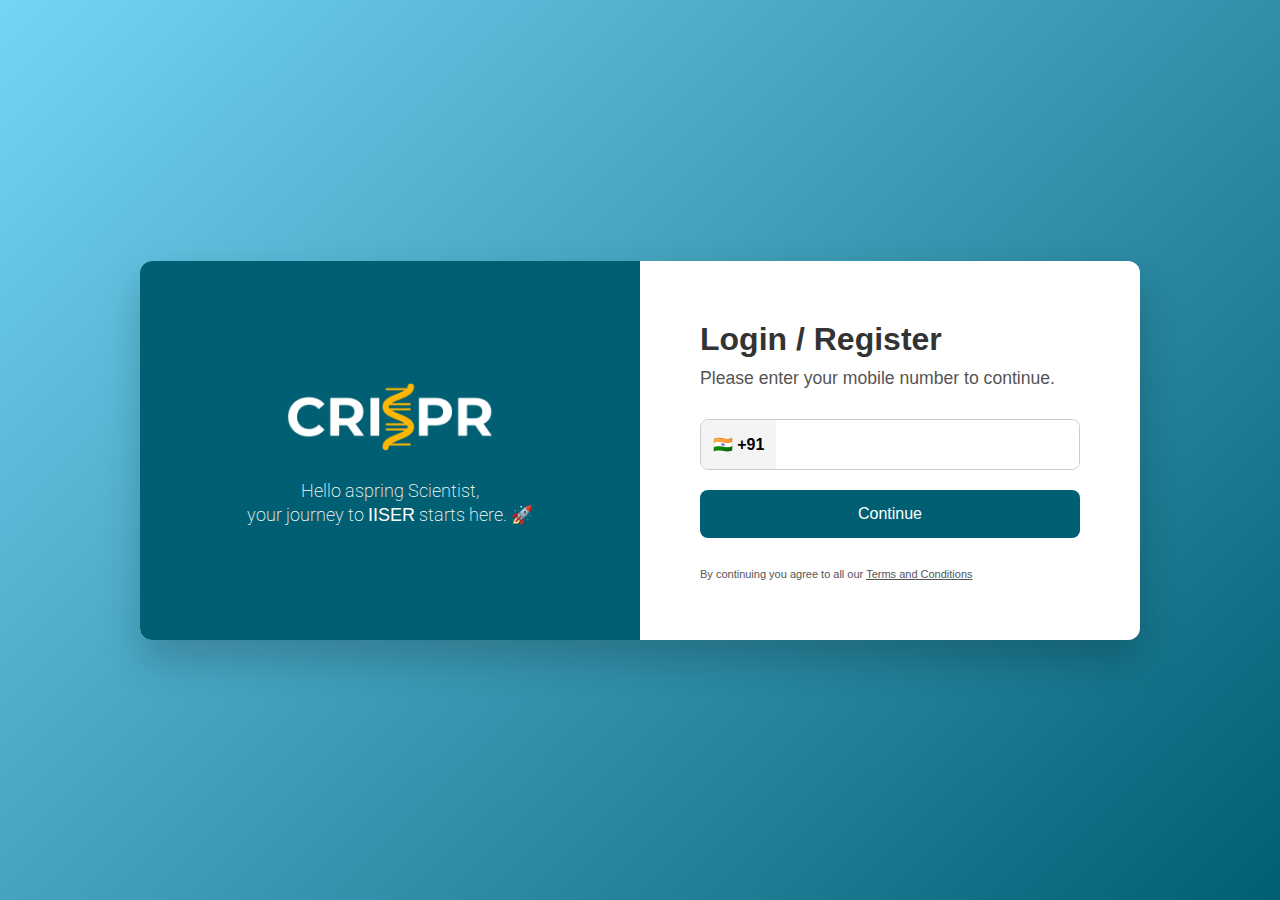
<file: index.html>
<!DOCTYPE html>
<html lang="en">
<head>

    <!-- Google Analytics -->
    <script async src="https://www.googletagmanager.com/gtag/js?id=G-G3QQLGFLQR"></script>
    <script>
      window.dataLayer = window.dataLayer || [];
      function gtag(){dataLayer.push(arguments);}
      gtag('js', new Date());

      gtag('config', 'G-G3QQLGFLQR');
    </script>

    <meta charset="UTF-8">
    <meta name="viewport" content="width=device-width, initial-scale=1.0">
    <title>Login to Crispr</title>

    <link rel="icon" href="https://crisprlearning.com/wp-content/uploads/2025/01/favicon.png" sizes="192x192" />
    <link rel="apple-touch-icon" href="https://crisprlearning.com/wp-content/uploads/2025/01/favicon.png" />
    <meta name="msapplication-TileImage" content="https://crisprlearning.com/wp-content/uploads/2025/01/favicon.png" />

    <meta name="robots" content="noindex, nofollow">
    <meta name="googlebot" content="noindex, nofollow">
    <meta name="bingbot" content="noindex, nofollow">

    <link rel="preconnect" href="https://fonts.googleapis.com">
    <link rel="preconnect" href="https://fonts.gstatic.com" crossorigin>
    <link href="https://fonts.googleapis.com/css2?family=Roboto:ital,wght@0,100..900;1,100..900&display=swap" rel="stylesheet">
    <link href="assets/css/candidate-login.css" rel="stylesheet">
    <script src="https://code.jquery.com/jquery-3.6.0.min.js"></script>
</head>

<body>
    <div id="toaster" class="toaster"></div>

    <div class="container">
        <div class="left-panel">
            <h1 style="text-align: center;"><img src="../assets/logo/crispr-logo-for-dark-bg.png" width="60%" style="max-width: 400px; min-width: 200px;"></h1>
            <p class="roboto-slim" style="font-size: 18px !important; line-height: 24px; color: #fdfdfd">Hello aspring Scientist, <br>your journey to <span style="font-weight: 300;">IISER</span> starts here. 🚀</p>
        </div>
        <div class="right-panel">
            
                <div id="loginStep1">
                    <h2>Login / Register</h2>
                    <p style="font-weight: 300;">Please enter your mobile number to continue.</p>

                    <div class="input-group">
                        <div>🇮🇳 <b>+91</b></div>
                        <input id="mobile" type="tel" style="font-weight: bold;" maxlength="10" required>
                    </div>
                </div>

                <div id="loginStep2" style="display: none">
                    <h2>Continue <span style="font-weight: 300; font-size: 50%;"><span id="loginAttemptingMobile"></span></span></h2>
                    <p style="font-weight: 300;">Please enter the one-time passcode.</p>
                    <p style="font-weight: 300; font-size: 12px; margin: 0 0 10px 0;"></p>
                    <div class="input-group otp" style="border: 1px solid transparent;">
                        <input class="otpEntry" style="margin-left: 0" id="otp1" type="tel" maxlength="1" required>
                        <input class="otpEntry" id="otp2" type="tel" maxlength="1" required>
                        <input class="otpEntry" id="otp3" type="tel" maxlength="1" required>
                        <input class="otpEntry" style="margin-right: 0" id="otp4" type="tel" maxlength="1" required>
                    </div>
                </div>
                <button class="continue-btn" id="loginStep1Button" onclick="sendOTP()" style="position: relative;">
                    Continue
                    <span id="loginLoader1" style="display: none; position: absolute; right: 10px; top: 10px"><div class="loader"></div></span>
                </button>
                <button class="continue-btn" id="loginStep2Button" onclick="processLogin()" style="display: none; position: relative;">
                    Login Now
                    <span id="loginLoader2" style="display: none; position: absolute; right: 10px; top: 10px"><div class="loader"></div></span>
                </button>

                <!-- Error Messages -->
                <div style="position: relative; margin-top: 5px; height: 15px; display: block;">
                    <p id="mobileError" style="margin: 0; font-size: 12px; color: rgb(230, 113, 113); text-align: left;"></p>
                </div>
            <div class="footer-links">
                <p style="font-size: 11px; text-align: left; margin: 0; padding: 0; width: 100%;">By continuing you agree to all our <a href="https://crisprlearning.com/terms-and-conditions/" target="new" style="text-decoration: underline;">Terms and Conditions</a></p>
            </div>
        </div>
    </div>

    <script>

        function getRedirectURL() {
            const baseURL = window.location.origin;
            const urlParams = new URLSearchParams(window.location.search);
            const action = urlParams.get('action');
            const parentMetadata = urlParams.get('parentMetadata'); //Course Code
            const childMetadata = urlParams.get('childMetadata'); //Exam ID

            var path = "/";
            if(action == "ATTEMPT" && parentMetadata != null && parentMetadata != null) {
                path = "/dashboard.html?action=ATTEMPT&courseCode=" + parentMetadata + "&examCode=" + childMetadata;
            } else {
                path = "/dashboard.html"; //Default show dashboard
            }

            return baseURL + path; 
        }

        function redirectPostSuccessfulLogin() {
            window.location.replace(getRedirectURL());
        }

        const cookiesCart = document.cookie;
        function getCookieByNameForLogin(name) {
            var match = cookiesCart.match('(?:^|; )' + name + '=([^;]*)');
            return match ? decodeURIComponent(match[1]) : null;
        }

        function checkIfLoggedIn() {
            if(getCookieByNameForLogin('crispriteUserToken')) {
                //directly go to dashboard (or attempt exam or purchase)
                redirectPostSuccessfulLogin();
            }
        }

        checkIfLoggedIn();        

        function maskedMobileNumber(mobileNumber) {
            if (typeof mobileNumber !== 'string' || mobileNumber.length !== 10) {
                return "";
            }

            const digits = mobileNumber.split('');
            // Mask the 3rd, 4th, 6th, and 7th positions with 'X'
            digits[2] = 'X'; // 3rd position (index 2)
            digits[3] = 'X'; // 4th position (index 3)
            digits[5] = 'X'; // 6th position (index 5)
            digits[6] = 'X'; // 7th position (index 6)

            return digits.join('');
        }

        function sendOTP() {

            //Update URL param
            const url = new URL(window.location);
            url.searchParams.set("step", 1);
            window.history.pushState({}, '', url);

            var mobileNumber = document.getElementById('mobile').value;
            const indianMobileRegex = /^[6-9]\d{9}$/;

            if (indianMobileRegex.test(mobileNumber)) {

                //Disable button
                document.getElementById("loginStep1Button").disabled = true;

                //Call Login API
                document.getElementById("loginLoader1").style.display = 'block';

                var authData = {
                  "url": "https://crisprtech.app/crispr-apis/user/authenticate.php",
                  "method": "POST",
                  "timeout": 0,
                  "headers": {
                    "Content-Type": "application/json"
                  },
                  "data": JSON.stringify({
                    "username": mobileNumber
                  }),
                };

                $.ajax(authData).done(function (authResponse) {
                    var response = JSON.parse(authResponse);
                    if(response.status == "success") {
                        showToaster(response.message);

                        //Update URL param
                        const url = new URL(window.location);
                        url.searchParams.set("key", response.data);
                        url.searchParams.set("step", 2);
                        window.history.pushState({}, '', url);

                        //Post Success
                        setTimeout(() => {
                            document.getElementById("loginStep1Button").style.display = 'none';
                            document.getElementById("loginLoader1").style.display = 'none';
                            document.getElementById("loginStep1").style.display = 'none';
                            document.getElementById("loginStep1Button").disabled = false;
                            document.getElementById("loginStep2").style.display = 'block';
                            document.getElementById("loginStep2Button").style.display = 'block';
                            document.getElementById('otp1').focus();
                            document.getElementById('loginAttemptingMobile').innerHTML = 'as ' + maskedMobileNumber(mobileNumber);
                        }, 500);

                    } else {
                        showToaster(response.error);
                        //Post Failure
                        document.getElementById("loginLoader1").style.display = 'none';
                        document.getElementById("loginStep1Button").disabled = false;
                    }
                });
            } else {
                showToaster("Enter a valid mobile number");
            }
        }

        function processLogin() {
            var mobileNumber = document.getElementById('mobile').value;
            const indianMobileRegex = /^[6-9]\d{9}$/;

            const urlParams = new URLSearchParams(window.location.search);
            const key = urlParams.get('key');


            if (indianMobileRegex.test(mobileNumber) && key) {
                const otp = getOTP();
                if(otp.length != 4) {
                    showToaster("Please enter all 4 digits of one-time passcode")
                    document.getElementById('otp4').focus();
                    return;
                }

                //Loader
                document.getElementById("loginLoader2").style.display = 'block';


                var loginData = {
                  "url": "https://crisprtech.app/crispr-apis/user/login.php",
                  "method": "POST",
                  "timeout": 0,
                  "headers": {
                    "Content-Type": "application/json"
                  },
                  "data": JSON.stringify({
                    "username": mobileNumber,
                    "passcode": otp,
                    "key": key
                  }),
                };

                $.ajax(loginData).done(function (loginResponse) {
                    var response = JSON.parse(loginResponse);
                    if(response.status == "success") {
                        //Set cookies
                        var now = new Date();
                        now.setDate(now.getDate() + 7); // Set expiration to 7 days from now
                        document.cookie = "crispriteUserToken=" + encodeURIComponent(response.data) + "; expires=" + now.toUTCString() + "; path=/";

                        //Loader end:
                        document.getElementById("loginLoader2").style.display = 'none';

                        redirectPostSuccessfulLogin();
                    } else {
                        showToaster(response.error ?? "Something went wrong");
                        
                        //Loader end:
                        document.getElementById("loginLoader2").style.display = 'none';
                        document.getElementById('otp4').focus();
                    }
                });
                return;
            } else {
                showToaster('Something went wrong');
            }

        }

        document.addEventListener('DOMContentLoaded', function() {
            document.getElementById('mobile').focus();
        });


        // Function to move focus to the next OTP input
        function moveToNext(currentInput, nextInputId) {
            if (currentInput.value.length === 1) {
                document.getElementById(nextInputId).focus();
            }
        }

        // Function to handle OTP submission
        function submitOtp() {
            const otp = getOTP();
        }

        function getOTP(argument) {
            const otp1 = document.getElementById('otp1').value;
            const otp2 = document.getElementById('otp2').value;
            const otp3 = document.getElementById('otp3').value;
            const otp4 = document.getElementById('otp4').value;
            const otp = otp1 + otp2 + otp3 + otp4;
            return otp;
        }

        // Function to handle backspace and move focus backward
        function handleBackspace(currentInput, previousInputId) {
            if (currentInput.value.length === 0 && previousInputId) {
                document.getElementById(previousInputId).focus();
            }
        }

        // Add event listeners to OTP inputs
        document.getElementById('otp1').addEventListener('input', function() {
            moveToNext(this, 'otp2');
        });

        document.getElementById('otp2').addEventListener('input', function() {
            moveToNext(this, 'otp3');
        });

        document.getElementById('otp3').addEventListener('input', function() {
            moveToNext(this, 'otp4');
        });

        document.getElementById('otp4').addEventListener('input', function() {
            if (this.value.length === 1) {
                submitOtp();
            }
        });

        // Add keydown event listeners for backspace
        document.getElementById('otp1').addEventListener('keydown', function(event) {
            if (event.key === 'Backspace') {
                handleBackspace(this, null); // No previous input for otp1
            }
        });

        document.getElementById('otp2').addEventListener('keydown', function(event) {
            if (event.key === 'Backspace') {
                handleBackspace(this, 'otp1');
            }
        });

        document.getElementById('otp3').addEventListener('keydown', function(event) {
            if (event.key === 'Backspace') {
                handleBackspace(this, 'otp2');
            }
        });

        document.getElementById('otp4').addEventListener('keydown', function(event) {
            if (event.key === 'Backspace') {
                handleBackspace(this, 'otp3');
            }
        });

        function validateMobile(mobileNumber) {
            const indianMobileRegex = /^[6-9]\d{9}$/;

            if (indianMobileRegex.test(mobileNumber)) {
                document.getElementById('mobileError').innerHTML = '';
            } else {
                document.getElementById('mobileError').innerHTML = 'Invalid Mobile Number';
            }
        }
        document.getElementById('mobile').addEventListener('change', function() {
            validateMobile(this.value);
        });
        document.getElementById('mobile').addEventListener('input', function() {
            if(this.value.length == 10)
                validateMobile(this.value);
            else {
                document.getElementById('mobileError').innerHTML = '';
            }
        });

        function showToaster(message) {
            const toaster = document.getElementById('toaster');
            toaster.textContent = message;
            toaster.classList.add('show');

            setTimeout(() => {
                toaster.classList.remove('show');
            }, 3000);
        }

    </script>
    
</body>
</html>
</file>
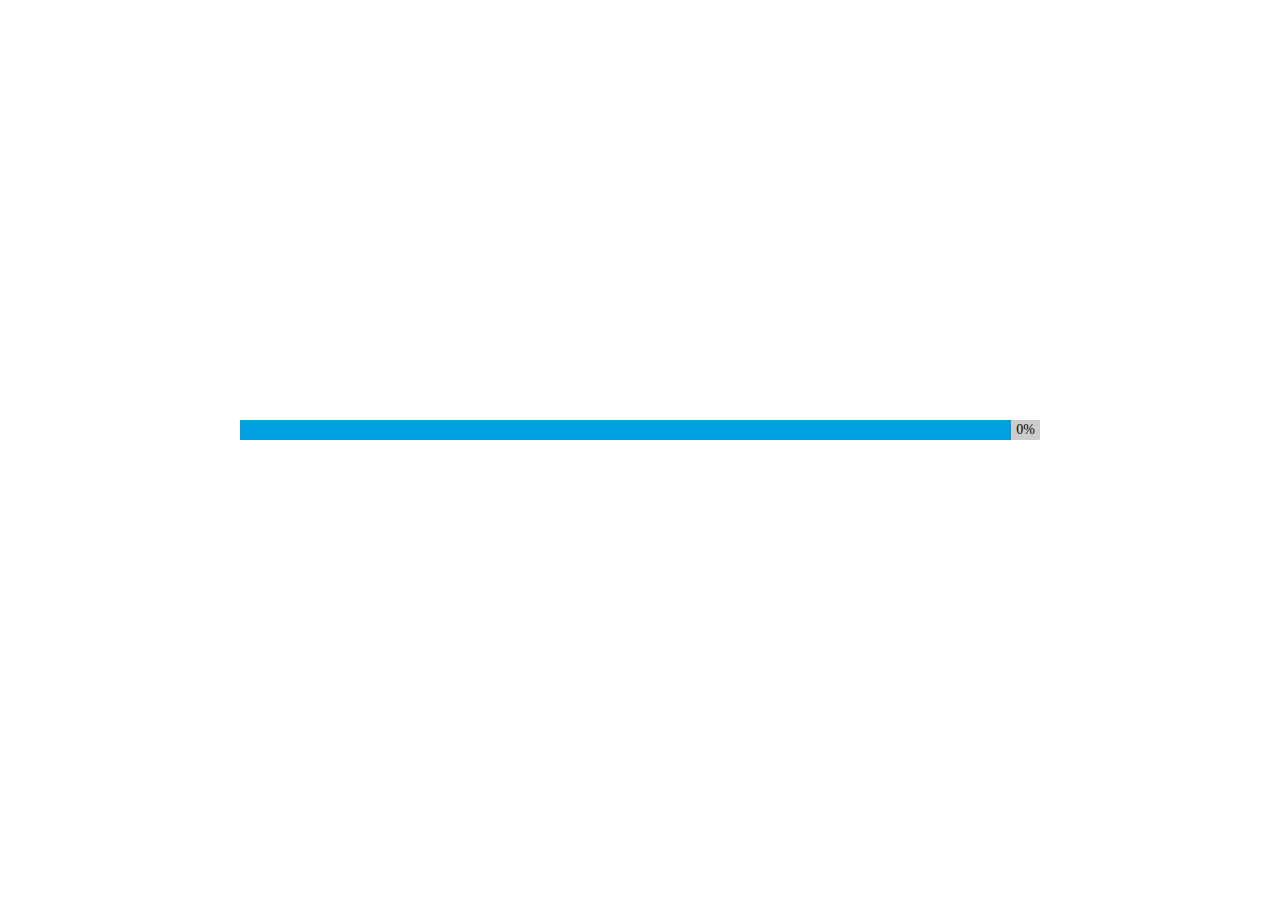
<file: test/index.html>
<!DOCTYPE html>
<html lang="en" >
<head>
  <meta charset="UTF-8">
  <title>Bunny Stream Playback Control API - Basic Tracking</title>
  <link rel="stylesheet" href="./style.css">

</head>
<body>
<!-- partial:index.partial.html -->
<!-- the player.js library must be loaded before the iframe is loaded -->
<script type="text/javascript" src="https://assets.mediadelivery.net/playerjs/player-0.1.0.min.js"></script>

<!-- Buttons for video playback control -->
<iframe id="bunny-stream-embed" src="https://iframe.mediadelivery.net/embed/197133/dc48a09e-d9bb-420a-83d7-72dc2304c034" width="720" height="400" frameborder="0" allow="autoplay"></iframe>

<div class="player-container">
    <div class="progress-container">
        <div class="progress-bar">
            <div class="progress"></div>
        </div>
        <div class="progress-text">0%</div>
    </div>
</div>
<!-- partial -->
  <script  src="./script.js"></script>

</body>
</html>
</file>
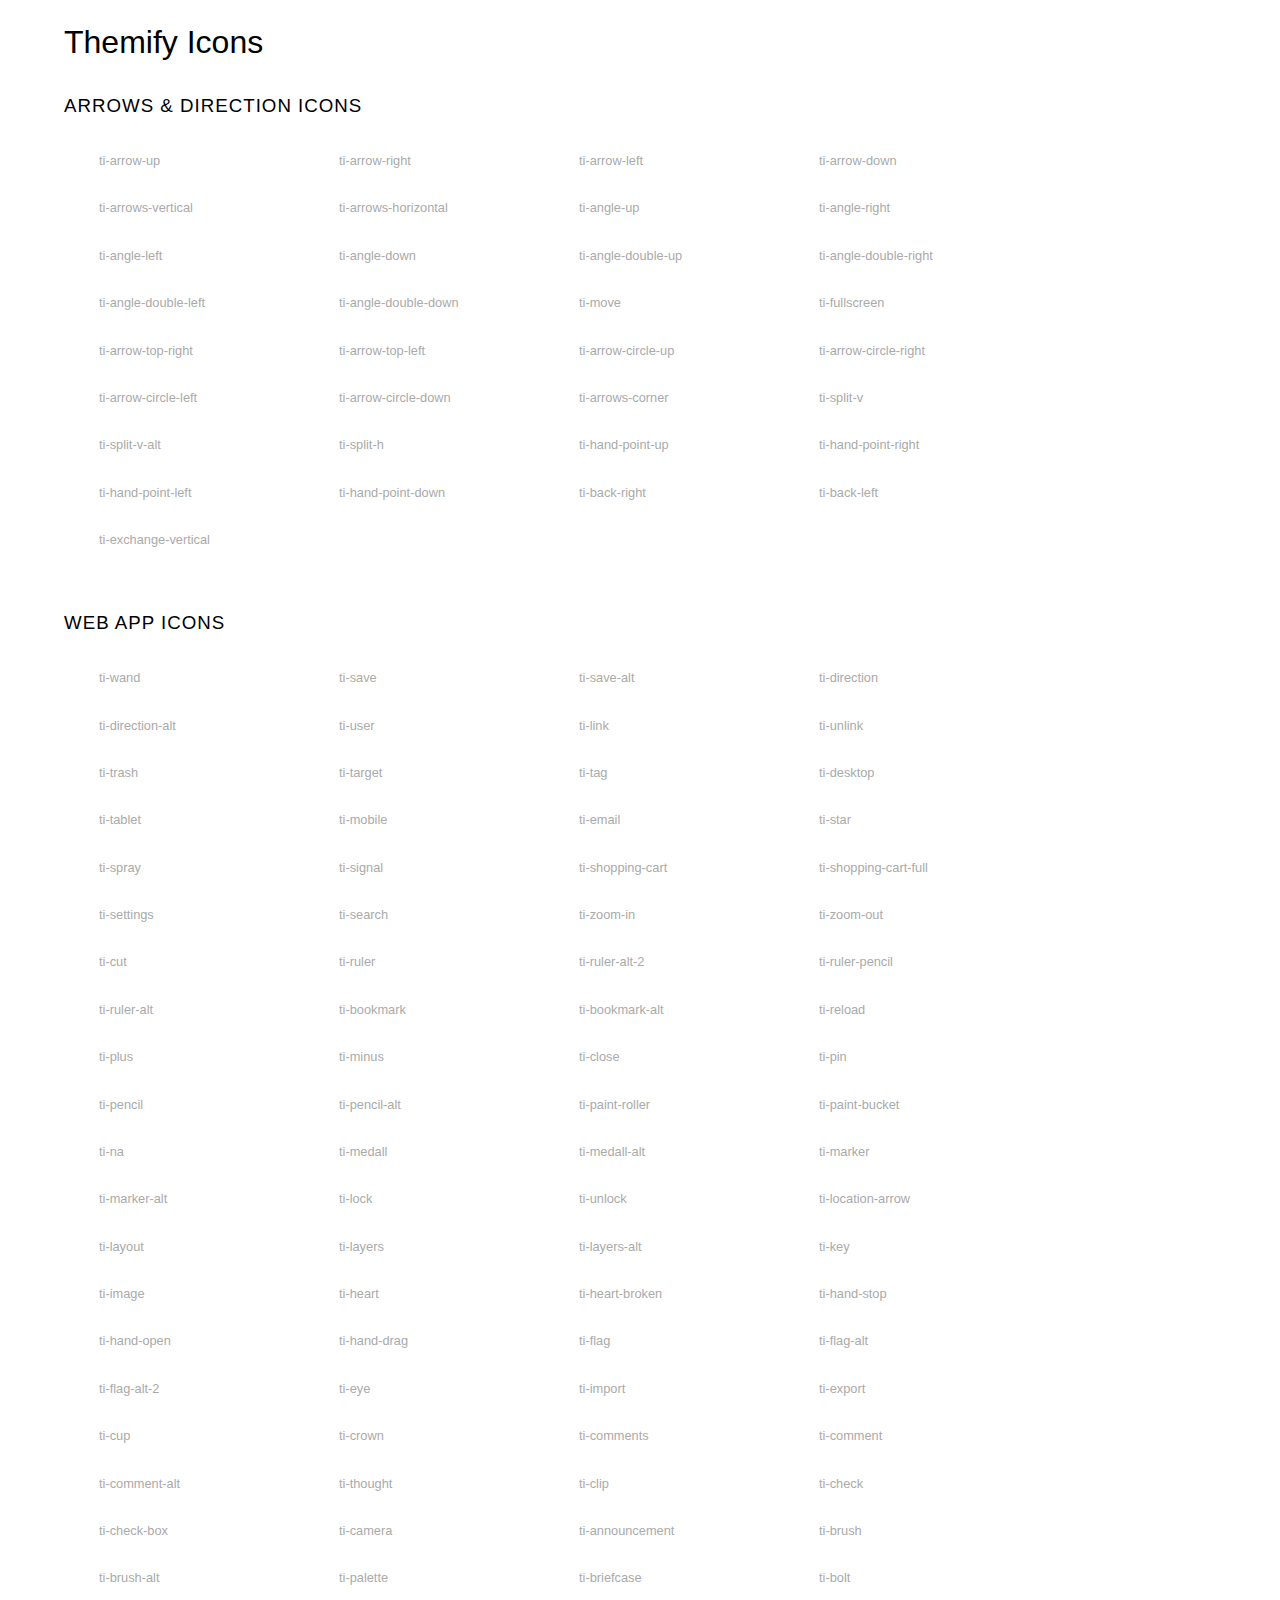
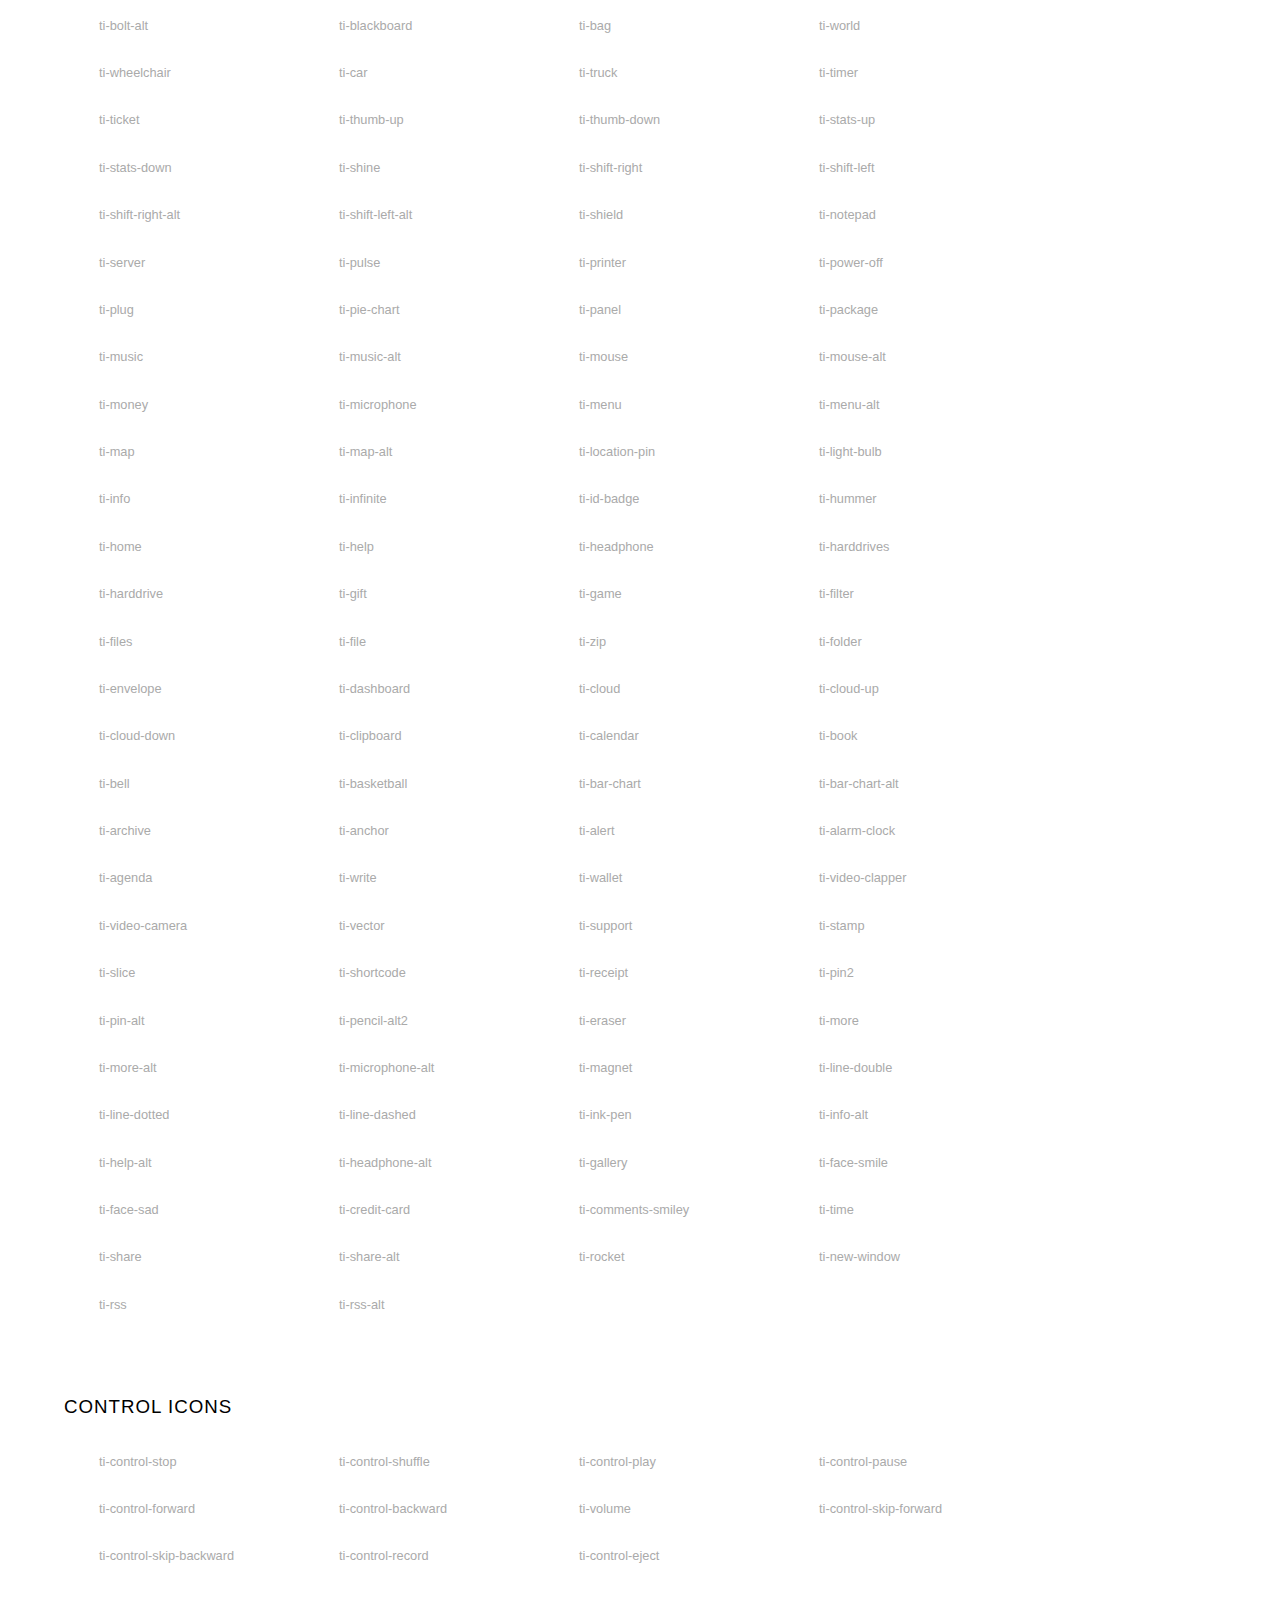
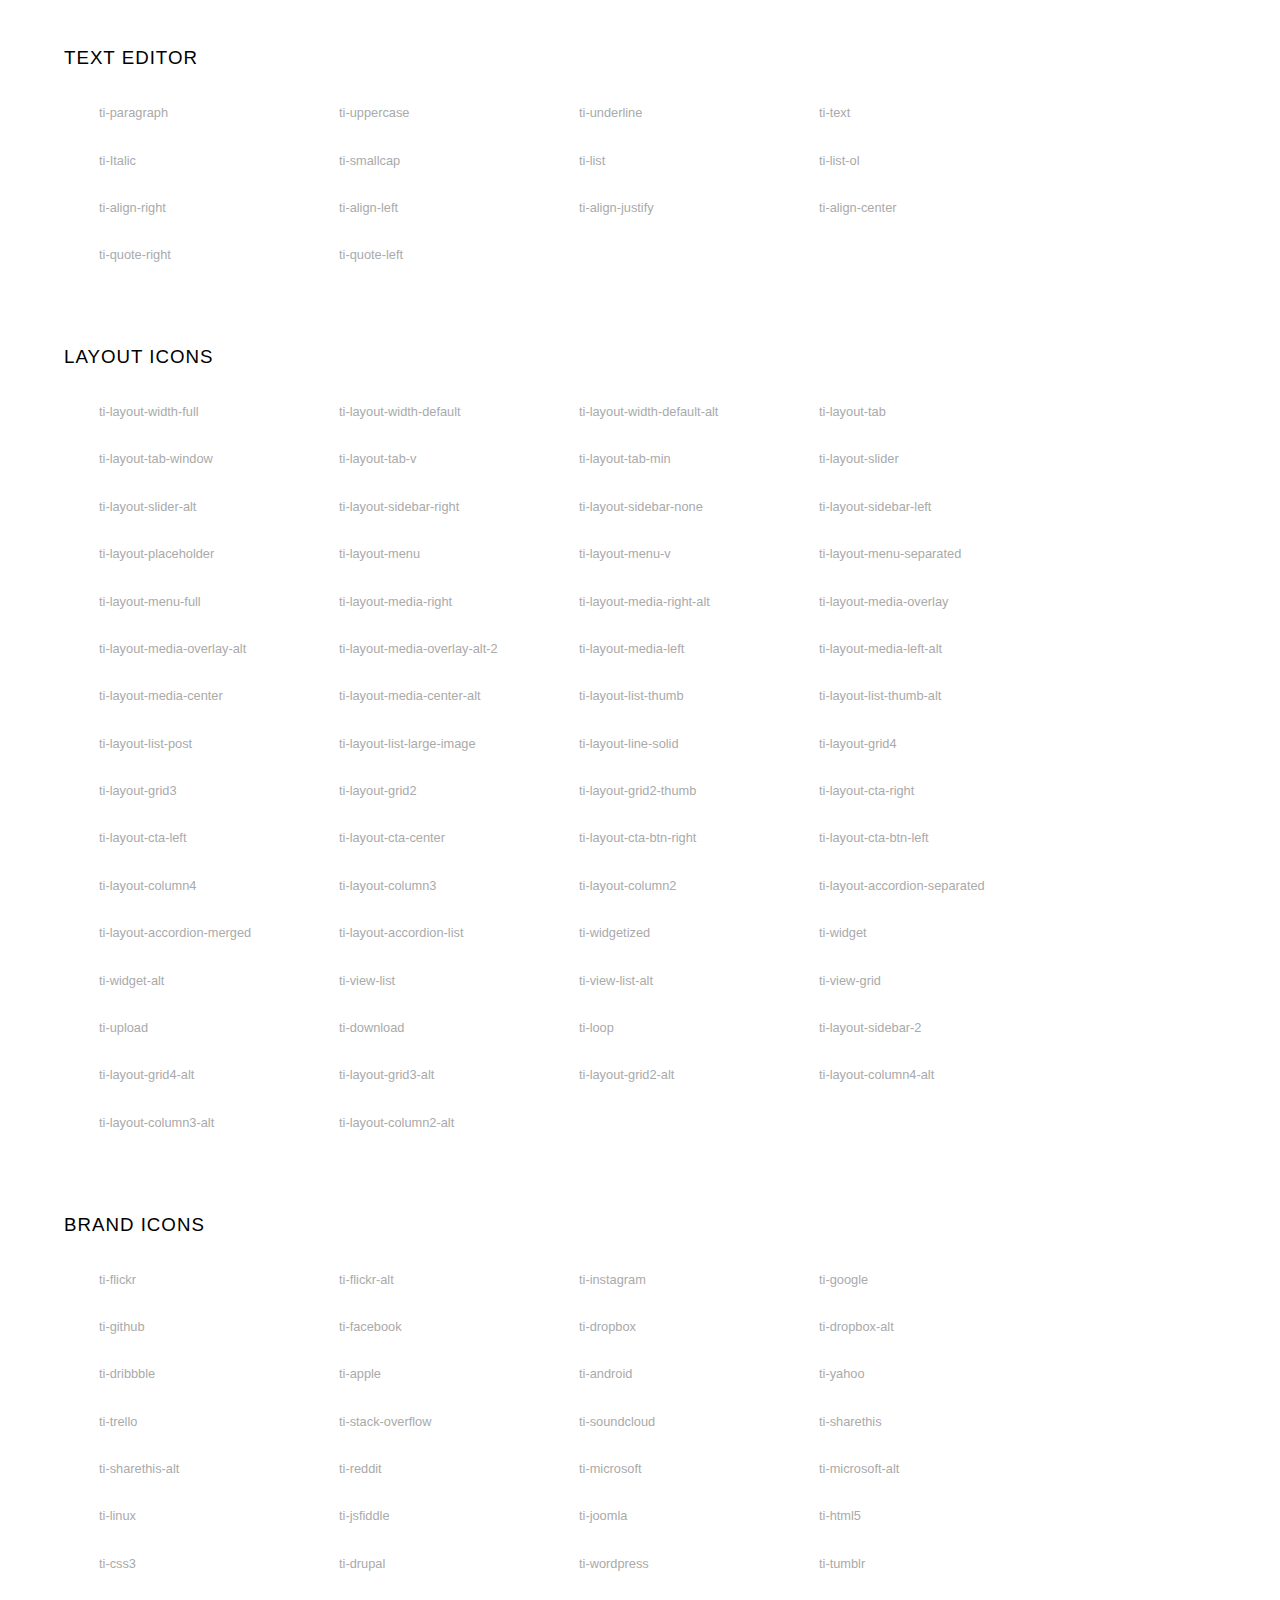
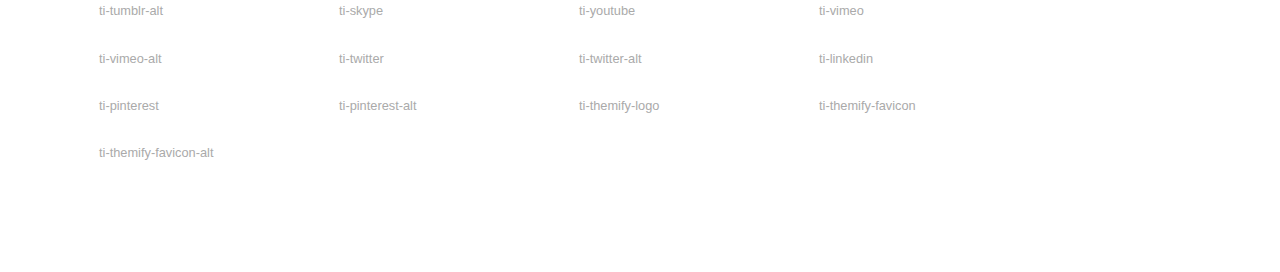
<file: assets/fonts/themify-icons/index.html>
<!doctype html>
<html>
<head>
	<meta charset="utf-8">
	<title>Themify Icon Font</title>
	<meta name="viewport" content="width=device-width">
	<link rel="stylesheet" href="demo-files/demo.css">
	<link rel="stylesheet" href="themify-icons.css">
	<!--[if lt IE 8]><!-->
	<link rel="stylesheet" href="ie7/ie7.css">
	<!--<![endif]-->
</head>
<body>
	<h1>Themify Icons</h1>

	<div class="icon-section">

		<div class="icon-section">
			<h3>Arrows &amp; Direction Icons </h3>

			<div class="icon-container">
				<span class="ti-arrow-up"></span><span class="icon-name"> ti-arrow-up</span>
			</div>
			<div class="icon-container">
				<span class="ti-arrow-right"></span><span class="icon-name"> ti-arrow-right</span>
			</div>
			<div class="icon-container">
				<span class="ti-arrow-left"></span><span class="icon-name"> ti-arrow-left</span>
			</div>
			<div class="icon-container">
				<span class="ti-arrow-down"></span><span class="icon-name"> ti-arrow-down</span>
			</div>
			<div class="icon-container">
				<span class="ti-arrows-vertical"></span><span class="icon-name"> ti-arrows-vertical</span>
			</div>
			<div class="icon-container">
				<span class="ti-arrows-horizontal"></span><span class="icon-name"> ti-arrows-horizontal</span>
			</div>
			<div class="icon-container">
				<span class="ti-angle-up"></span><span class="icon-name"> ti-angle-up</span>
			</div>
			<div class="icon-container">
				<span class="ti-angle-right"></span><span class="icon-name"> ti-angle-right</span>
			</div>
			<div class="icon-container">
				<span class="ti-angle-left"></span><span class="icon-name"> ti-angle-left</span>
			</div>
			<div class="icon-container">
				<span class="ti-angle-down"></span><span class="icon-name"> ti-angle-down</span>
			</div>	
			<div class="icon-container">
				<span class="ti-angle-double-up"></span><span class="icon-name"> ti-angle-double-up</span>
			</div>
			<div class="icon-container">
				<span class="ti-angle-double-right"></span><span class="icon-name"> ti-angle-double-right</span>
			</div>
			<div class="icon-container">
				<span class="ti-angle-double-left"></span><span class="icon-name"> ti-angle-double-left</span>
			</div>
			<div class="icon-container">
				<span class="ti-angle-double-down"></span><span class="icon-name"> ti-angle-double-down</span>
			</div>					
			<div class="icon-container">
				<span class="ti-move"></span><span class="icon-name"> ti-move</span>
			</div>
			<div class="icon-container">
				<span class="ti-fullscreen"></span><span class="icon-name"> ti-fullscreen</span>
			</div>
			<div class="icon-container">
				<span class="ti-arrow-top-right"></span><span class="icon-name"> ti-arrow-top-right</span>
			</div>
			<div class="icon-container">
				<span class="ti-arrow-top-left"></span><span class="icon-name"> ti-arrow-top-left</span>
			</div>
			<div class="icon-container">
				<span class="ti-arrow-circle-up"></span><span class="icon-name"> ti-arrow-circle-up</span>
			</div>
			<div class="icon-container">
				<span class="ti-arrow-circle-right"></span><span class="icon-name"> ti-arrow-circle-right</span>
			</div>
			<div class="icon-container">
				<span class="ti-arrow-circle-left"></span><span class="icon-name"> ti-arrow-circle-left</span>
			</div>
			<div class="icon-container">
				<span class="ti-arrow-circle-down"></span><span class="icon-name"> ti-arrow-circle-down</span>
			</div>
			<div class="icon-container">
				<span class="ti-arrows-corner"></span><span class="icon-name"> ti-arrows-corner</span>
			</div>
			<div class="icon-container">
				<span class="ti-split-v"></span><span class="icon-name"> ti-split-v</span>
			</div>

			<div class="icon-container">
				<span class="ti-split-v-alt"></span><span class="icon-name"> ti-split-v-alt</span>
			</div>
			<div class="icon-container">
				<span class="ti-split-h"></span><span class="icon-name"> ti-split-h</span>
			</div>
			<div class="icon-container">
				<span class="ti-hand-point-up"></span><span class="icon-name"> ti-hand-point-up</span>
			</div>
			<div class="icon-container">
				<span class="ti-hand-point-right"></span><span class="icon-name"> ti-hand-point-right</span>
			</div>
			<div class="icon-container">
				<span class="ti-hand-point-left"></span><span class="icon-name"> ti-hand-point-left</span>
			</div>
			<div class="icon-container">
				<span class="ti-hand-point-down"></span><span class="icon-name"> ti-hand-point-down</span>
			</div>
			<div class="icon-container">
				<span class="ti-back-right"></span><span class="icon-name"> ti-back-right</span>
			</div>
			<div class="icon-container">
				<span class="ti-back-left"></span><span class="icon-name"> ti-back-left</span>
			</div>
			<div class="icon-container">
				<span class="ti-exchange-vertical"></span><span class="icon-name"> ti-exchange-vertical</span>
			</div>

		</div> <!-- Arrows Icons -->



		<h3>Web App Icons</h3>
		
		<div class="icon-section">

			<div class="icon-container">
				<span class="ti-wand"></span><span class="icon-name"> ti-wand</span>
			</div>
			<div class="icon-container">
				<span class="ti-save"></span><span class="icon-name"> ti-save</span>
			</div>
			<div class="icon-container">
				<span class="ti-save-alt"></span><span class="icon-name"> ti-save-alt</span>
			</div>

			<div class="icon-container">
				<span class="ti-direction"></span><span class="icon-name"> ti-direction</span>
			</div>
			<div class="icon-container">
				<span class="ti-direction-alt"></span><span class="icon-name"> ti-direction-alt</span>
			</div>
			<div class="icon-container">
				<span class="ti-user"></span><span class="icon-name"> ti-user</span>
			</div>
			<div class="icon-container">
				<span class="ti-link"></span><span class="icon-name"> ti-link</span>
			</div>
			<div class="icon-container">
				<span class="ti-unlink"></span><span class="icon-name"> ti-unlink</span>
			</div>
			<div class="icon-container">
				<span class="ti-trash"></span><span class="icon-name"> ti-trash</span>
			</div>
			<div class="icon-container">
				<span class="ti-target"></span><span class="icon-name"> ti-target</span>
			</div>
			<div class="icon-container">
				<span class="ti-tag"></span><span class="icon-name"> ti-tag</span>
			</div>
			<div class="icon-container">
				<span class="ti-desktop"></span><span class="icon-name"> ti-desktop</span>
			</div>
			<div class="icon-container">
				<span class="ti-tablet"></span><span class="icon-name"> ti-tablet</span>
			</div>
			<div class="icon-container">
				<span class="ti-mobile"></span><span class="icon-name"> ti-mobile</span>
			</div>
			<div class="icon-container">
				<span class="ti-email"></span><span class="icon-name"> ti-email</span>
			</div>	
			<div class="icon-container">
				<span class="ti-star"></span><span class="icon-name"> ti-star</span>
			</div>
			<div class="icon-container">
				<span class="ti-spray"></span><span class="icon-name"> ti-spray</span>
			</div>
			<div class="icon-container">
				<span class="ti-signal"></span><span class="icon-name"> ti-signal</span>
			</div>
			<div class="icon-container">
				<span class="ti-shopping-cart"></span><span class="icon-name"> ti-shopping-cart</span>
			</div>
			<div class="icon-container">
				<span class="ti-shopping-cart-full"></span><span class="icon-name"> ti-shopping-cart-full</span>
			</div>
			<div class="icon-container">
				<span class="ti-settings"></span><span class="icon-name"> ti-settings</span>
			</div>
			<div class="icon-container">
				<span class="ti-search"></span><span class="icon-name"> ti-search</span>
			</div>
			<div class="icon-container">
				<span class="ti-zoom-in"></span><span class="icon-name"> ti-zoom-in</span>
			</div>
			<div class="icon-container">
				<span class="ti-zoom-out"></span><span class="icon-name"> ti-zoom-out</span>
			</div>
			<div class="icon-container">
				<span class="ti-cut"></span><span class="icon-name"> ti-cut</span>
			</div>
			<div class="icon-container">
				<span class="ti-ruler"></span><span class="icon-name"> ti-ruler</span>
			</div>
			<div class="icon-container">
				<span class="ti-ruler-alt-2"></span><span class="icon-name"> ti-ruler-alt-2</span>
			</div>			
			<div class="icon-container">
				<span class="ti-ruler-pencil"></span><span class="icon-name"> ti-ruler-pencil</span>
			</div>
			<div class="icon-container">
				<span class="ti-ruler-alt"></span><span class="icon-name"> ti-ruler-alt</span>
			</div>
			<div class="icon-container">
				<span class="ti-bookmark"></span><span class="icon-name"> ti-bookmark</span>
			</div>
			<div class="icon-container">
				<span class="ti-bookmark-alt"></span><span class="icon-name"> ti-bookmark-alt</span>
			</div>
			<div class="icon-container">
				<span class="ti-reload"></span><span class="icon-name"> ti-reload</span>
			</div>
			<div class="icon-container">
				<span class="ti-plus"></span><span class="icon-name"> ti-plus</span>
			</div>
			<div class="icon-container">
				<span class="ti-minus"></span><span class="icon-name"> ti-minus</span>
			</div>
			<div class="icon-container">
				<span class="ti-close"></span><span class="icon-name"> ti-close</span>
			</div>			
			<div class="icon-container">
				<span class="ti-pin"></span><span class="icon-name"> ti-pin</span>
			</div>
			<div class="icon-container">
				<span class="ti-pencil"></span><span class="icon-name"> ti-pencil</span>
			</div>
					
		  	<div class="icon-container">
				<span class="ti-pencil-alt"></span><span class="icon-name"> ti-pencil-alt</span>
			</div>
			<div class="icon-container">
				<span class="ti-paint-roller"></span><span class="icon-name"> ti-paint-roller</span>
			</div>
			<div class="icon-container">
				<span class="ti-paint-bucket"></span><span class="icon-name"> ti-paint-bucket</span>
			</div>
			<div class="icon-container">
				<span class="ti-na"></span><span class="icon-name"> ti-na</span>
			</div>
			<div class="icon-container">
				<span class="ti-medall"></span><span class="icon-name"> ti-medall</span>
			</div>
			<div class="icon-container">
				<span class="ti-medall-alt"></span><span class="icon-name"> ti-medall-alt</span>
			</div>
			<div class="icon-container">
				<span class="ti-marker"></span><span class="icon-name"> ti-marker</span>
			</div>
			<div class="icon-container">
				<span class="ti-marker-alt"></span><span class="icon-name"> ti-marker-alt</span>
			</div>

			<div class="icon-container">
				<span class="ti-lock"></span><span class="icon-name"> ti-lock</span>
			</div>
			<div class="icon-container">
				<span class="ti-unlock"></span><span class="icon-name"> ti-unlock</span>
			</div>
			<div class="icon-container">
				<span class="ti-location-arrow"></span><span class="icon-name"> ti-location-arrow</span>
			</div>
			<div class="icon-container">
				<span class="ti-layout"></span><span class="icon-name"> ti-layout</span>
			</div>
			<div class="icon-container">
				<span class="ti-layers"></span><span class="icon-name"> ti-layers</span>
			</div>
			<div class="icon-container">
				<span class="ti-layers-alt"></span><span class="icon-name"> ti-layers-alt</span>
			</div>
			<div class="icon-container">
				<span class="ti-key"></span><span class="icon-name"> ti-key</span>
			</div>
			<div class="icon-container">
				<span class="ti-image"></span><span class="icon-name"> ti-image</span>
			</div>
			<div class="icon-container">
				<span class="ti-heart"></span><span class="icon-name"> ti-heart</span>
			</div>
			<div class="icon-container">
				<span class="ti-heart-broken"></span><span class="icon-name"> ti-heart-broken</span>
			</div>
			<div class="icon-container">
				<span class="ti-hand-stop"></span><span class="icon-name"> ti-hand-stop</span>
			</div>
			<div class="icon-container">
				<span class="ti-hand-open"></span><span class="icon-name"> ti-hand-open</span>
			</div>
			<div class="icon-container">
				<span class="ti-hand-drag"></span><span class="icon-name"> ti-hand-drag</span>
			</div>
			<div class="icon-container">
				<span class="ti-flag"></span><span class="icon-name"> ti-flag</span>
			</div>
			<div class="icon-container">
				<span class="ti-flag-alt"></span><span class="icon-name"> ti-flag-alt</span>
			</div>
			<div class="icon-container">
				<span class="ti-flag-alt-2"></span><span class="icon-name"> ti-flag-alt-2</span>
			</div>
			<div class="icon-container">
				<span class="ti-eye"></span><span class="icon-name"> ti-eye</span>
			</div>
			<div class="icon-container">
				<span class="ti-import"></span><span class="icon-name"> ti-import</span>
			</div>			
			<div class="icon-container">
				<span class="ti-export"></span><span class="icon-name"> ti-export</span>
			</div>
			<div class="icon-container">
				<span class="ti-cup"></span><span class="icon-name"> ti-cup</span>
			</div>
			<div class="icon-container">
				<span class="ti-crown"></span><span class="icon-name"> ti-crown</span>
			</div>
			<div class="icon-container">
				<span class="ti-comments"></span><span class="icon-name"> ti-comments</span>
			</div>
			<div class="icon-container">
				<span class="ti-comment"></span><span class="icon-name"> ti-comment</span>
			</div>
			<div class="icon-container">
				<span class="ti-comment-alt"></span><span class="icon-name"> ti-comment-alt</span>
			</div>
			<div class="icon-container">
				<span class="ti-thought"></span><span class="icon-name"> ti-thought</span>
			</div>			
			<div class="icon-container">
				<span class="ti-clip"></span><span class="icon-name"> ti-clip</span>
			</div>

			<div class="icon-container">
				<span class="ti-check"></span><span class="icon-name"> ti-check</span>
			</div>
			<div class="icon-container">
				<span class="ti-check-box"></span><span class="icon-name"> ti-check-box</span>
			</div>
			<div class="icon-container">
				<span class="ti-camera"></span><span class="icon-name"> ti-camera</span>
			</div>
			<div class="icon-container">
				<span class="ti-announcement"></span><span class="icon-name"> ti-announcement</span>
			</div>
			<div class="icon-container">
				<span class="ti-brush"></span><span class="icon-name"> ti-brush</span>
			</div>
			<div class="icon-container">
				<span class="ti-brush-alt"></span><span class="icon-name"> ti-brush-alt</span>
			</div>
			<div class="icon-container">
				<span class="ti-palette"></span><span class="icon-name"> ti-palette</span>
			</div>			
			<div class="icon-container">
				<span class="ti-briefcase"></span><span class="icon-name"> ti-briefcase</span>
			</div>
			<div class="icon-container">
				<span class="ti-bolt"></span><span class="icon-name"> ti-bolt</span>
			</div>
			<div class="icon-container">
				<span class="ti-bolt-alt"></span><span class="icon-name"> ti-bolt-alt</span>
			</div>
			<div class="icon-container">
				<span class="ti-blackboard"></span><span class="icon-name"> ti-blackboard</span>
			</div>
			<div class="icon-container">
				<span class="ti-bag"></span><span class="icon-name"> ti-bag</span>
			</div>
			<div class="icon-container">
				<span class="ti-world"></span><span class="icon-name"> ti-world</span>
			</div>
			<div class="icon-container">
				<span class="ti-wheelchair"></span><span class="icon-name"> ti-wheelchair</span>
			</div>
			<div class="icon-container">
				<span class="ti-car"></span><span class="icon-name"> ti-car</span>
			</div>
			<div class="icon-container">
				<span class="ti-truck"></span><span class="icon-name"> ti-truck</span>
			</div>
			<div class="icon-container">
				<span class="ti-timer"></span><span class="icon-name"> ti-timer</span>
			</div>
			<div class="icon-container">
				<span class="ti-ticket"></span><span class="icon-name"> ti-ticket</span>
			</div>
			<div class="icon-container">
				<span class="ti-thumb-up"></span><span class="icon-name"> ti-thumb-up</span>
			</div>
			<div class="icon-container">
				<span class="ti-thumb-down"></span><span class="icon-name"> ti-thumb-down</span>
			</div>

			<div class="icon-container">
				<span class="ti-stats-up"></span><span class="icon-name"> ti-stats-up</span>
			</div>
			<div class="icon-container">
				<span class="ti-stats-down"></span><span class="icon-name"> ti-stats-down</span>
			</div>
			<div class="icon-container">
				<span class="ti-shine"></span><span class="icon-name"> ti-shine</span>
			</div>
			<div class="icon-container">
				<span class="ti-shift-right"></span><span class="icon-name"> ti-shift-right</span>
			</div>
			<div class="icon-container">
				<span class="ti-shift-left"></span><span class="icon-name"> ti-shift-left</span>
			</div>

			<div class="icon-container">
				<span class="ti-shift-right-alt"></span><span class="icon-name"> ti-shift-right-alt</span>
			</div>
			<div class="icon-container">
				<span class="ti-shift-left-alt"></span><span class="icon-name"> ti-shift-left-alt</span>
			</div>
			<div class="icon-container">
				<span class="ti-shield"></span><span class="icon-name"> ti-shield</span>
			</div>
			<div class="icon-container">
				<span class="ti-notepad"></span><span class="icon-name"> ti-notepad</span>
			</div>
			<div class="icon-container">
				<span class="ti-server"></span><span class="icon-name"> ti-server</span>
			</div>

			<div class="icon-container">
				<span class="ti-pulse"></span><span class="icon-name"> ti-pulse</span>
			</div>
			<div class="icon-container">
				<span class="ti-printer"></span><span class="icon-name"> ti-printer</span>
			</div>
			<div class="icon-container">
				<span class="ti-power-off"></span><span class="icon-name"> ti-power-off</span>
			</div>
			<div class="icon-container">
				<span class="ti-plug"></span><span class="icon-name"> ti-plug</span>
			</div>
			<div class="icon-container">
				<span class="ti-pie-chart"></span><span class="icon-name"> ti-pie-chart</span>
			</div>

			<div class="icon-container">
				<span class="ti-panel"></span><span class="icon-name"> ti-panel</span>
			</div>
			<div class="icon-container">
				<span class="ti-package"></span><span class="icon-name"> ti-package</span>
			</div>
			<div class="icon-container">
				<span class="ti-music"></span><span class="icon-name"> ti-music</span>
			</div>
			<div class="icon-container">
				<span class="ti-music-alt"></span><span class="icon-name"> ti-music-alt</span>
			</div>
			<div class="icon-container">
				<span class="ti-mouse"></span><span class="icon-name"> ti-mouse</span>
			</div>
			<div class="icon-container">
				<span class="ti-mouse-alt"></span><span class="icon-name"> ti-mouse-alt</span>
			</div>
			<div class="icon-container">
				<span class="ti-money"></span><span class="icon-name"> ti-money</span>
			</div>
			<div class="icon-container">
				<span class="ti-microphone"></span><span class="icon-name"> ti-microphone</span>
			</div>
			<div class="icon-container">
				<span class="ti-menu"></span><span class="icon-name"> ti-menu</span>
			</div>
			<div class="icon-container">
				<span class="ti-menu-alt"></span><span class="icon-name"> ti-menu-alt</span>
			</div>
			<div class="icon-container">
				<span class="ti-map"></span><span class="icon-name"> ti-map</span>
			</div>
			<div class="icon-container">
				<span class="ti-map-alt"></span><span class="icon-name"> ti-map-alt</span>
			</div>

			<div class="icon-container">
				<span class="ti-location-pin"></span><span class="icon-name"> ti-location-pin</span>
			</div>

			<div class="icon-container">
				<span class="ti-light-bulb"></span><span class="icon-name"> ti-light-bulb</span>
			</div>
			<div class="icon-container">
				<span class="ti-info"></span><span class="icon-name"> ti-info</span>
			</div>
			<div class="icon-container">
				<span class="ti-infinite"></span><span class="icon-name"> ti-infinite</span>
			</div>
			<div class="icon-container">
				<span class="ti-id-badge"></span><span class="icon-name"> ti-id-badge</span>
			</div>
			<div class="icon-container">
				<span class="ti-hummer"></span><span class="icon-name"> ti-hummer</span>
			</div>
			<div class="icon-container">
				<span class="ti-home"></span><span class="icon-name"> ti-home</span>
			</div>
			<div class="icon-container">
				<span class="ti-help"></span><span class="icon-name"> ti-help</span>
			</div>
			<div class="icon-container">
				<span class="ti-headphone"></span><span class="icon-name"> ti-headphone</span>
			</div>
			<div class="icon-container">
				<span class="ti-harddrives"></span><span class="icon-name"> ti-harddrives</span>
			</div>
			<div class="icon-container">
				<span class="ti-harddrive"></span><span class="icon-name"> ti-harddrive</span>
			</div>
			<div class="icon-container">
				<span class="ti-gift"></span><span class="icon-name"> ti-gift</span>
			</div>
			<div class="icon-container">
				<span class="ti-game"></span><span class="icon-name"> ti-game</span>
			</div>
			<div class="icon-container">
				<span class="ti-filter"></span><span class="icon-name"> ti-filter</span>
			</div>
			<div class="icon-container">
				<span class="ti-files"></span><span class="icon-name"> ti-files</span>
			</div>
			<div class="icon-container">
				<span class="ti-file"></span><span class="icon-name"> ti-file</span>
			</div>
			<div class="icon-container">
				<span class="ti-zip"></span><span class="icon-name"> ti-zip</span>
			</div>
			<div class="icon-container">
				<span class="ti-folder"></span><span class="icon-name"> ti-folder</span>
			</div>			
			<div class="icon-container">
				<span class="ti-envelope"></span><span class="icon-name"> ti-envelope</span>
			</div>


			<div class="icon-container">
				<span class="ti-dashboard"></span><span class="icon-name"> ti-dashboard</span>
			</div>
			<div class="icon-container">
				<span class="ti-cloud"></span><span class="icon-name"> ti-cloud</span>
			</div>
			<div class="icon-container">
				<span class="ti-cloud-up"></span><span class="icon-name"> ti-cloud-up</span>
			</div>
			<div class="icon-container">
				<span class="ti-cloud-down"></span><span class="icon-name"> ti-cloud-down</span>
			</div>
			<div class="icon-container">
				<span class="ti-clipboard"></span><span class="icon-name"> ti-clipboard</span>
			</div>
			<div class="icon-container">
				<span class="ti-calendar"></span><span class="icon-name"> ti-calendar</span>
			</div>
			<div class="icon-container">
				<span class="ti-book"></span><span class="icon-name"> ti-book</span>
			</div>
			<div class="icon-container">
				<span class="ti-bell"></span><span class="icon-name"> ti-bell</span>
			</div>
			<div class="icon-container">
				<span class="ti-basketball"></span><span class="icon-name"> ti-basketball</span>
			</div>
			<div class="icon-container">
				<span class="ti-bar-chart"></span><span class="icon-name"> ti-bar-chart</span>
			</div>
			<div class="icon-container">
				<span class="ti-bar-chart-alt"></span><span class="icon-name"> ti-bar-chart-alt</span>
			</div>


			<div class="icon-container">
				<span class="ti-archive"></span><span class="icon-name"> ti-archive</span>
			</div>
			<div class="icon-container">
				<span class="ti-anchor"></span><span class="icon-name"> ti-anchor</span>
			</div>

			<div class="icon-container">
				<span class="ti-alert"></span><span class="icon-name"> ti-alert</span>
			</div>
			<div class="icon-container">
				<span class="ti-alarm-clock"></span><span class="icon-name"> ti-alarm-clock</span>
			</div>
			<div class="icon-container">
				<span class="ti-agenda"></span><span class="icon-name"> ti-agenda</span>
			</div>
			<div class="icon-container">
				<span class="ti-write"></span><span class="icon-name"> ti-write</span>
			</div>

			<div class="icon-container">
				<span class="ti-wallet"></span><span class="icon-name"> ti-wallet</span>
			</div>
			<div class="icon-container">
				<span class="ti-video-clapper"></span><span class="icon-name"> ti-video-clapper</span>
			</div>
			<div class="icon-container">
				<span class="ti-video-camera"></span><span class="icon-name"> ti-video-camera</span>
			</div>
			<div class="icon-container">
				<span class="ti-vector"></span><span class="icon-name"> ti-vector</span>
			</div>

			<div class="icon-container">
				<span class="ti-support"></span><span class="icon-name"> ti-support</span>
			</div>
			<div class="icon-container">
				<span class="ti-stamp"></span><span class="icon-name"> ti-stamp</span>
			</div>
			<div class="icon-container">
				<span class="ti-slice"></span><span class="icon-name"> ti-slice</span>
			</div>
			<div class="icon-container">
				<span class="ti-shortcode"></span><span class="icon-name"> ti-shortcode</span>
			</div>
			<div class="icon-container">
				<span class="ti-receipt"></span><span class="icon-name"> ti-receipt</span>
			</div>
			<div class="icon-container">
				<span class="ti-pin2"></span><span class="icon-name"> ti-pin2</span>
			</div>
			<div class="icon-container">
				<span class="ti-pin-alt"></span><span class="icon-name"> ti-pin-alt</span>
			</div>
			<div class="icon-container">
				<span class="ti-pencil-alt2"></span><span class="icon-name"> ti-pencil-alt2</span>
			</div>
			<div class="icon-container">
				<span class="ti-eraser"></span><span class="icon-name"> ti-eraser</span>
			</div>			
			<div class="icon-container">
				<span class="ti-more"></span><span class="icon-name"> ti-more</span>
			</div>
			<div class="icon-container">
				<span class="ti-more-alt"></span><span class="icon-name"> ti-more-alt</span>
			</div>
			<div class="icon-container">
				<span class="ti-microphone-alt"></span><span class="icon-name"> ti-microphone-alt</span>
			</div>
			<div class="icon-container">
				<span class="ti-magnet"></span><span class="icon-name"> ti-magnet</span>
			</div>
			<div class="icon-container">
				<span class="ti-line-double"></span><span class="icon-name"> ti-line-double</span>
			</div>
			<div class="icon-container">
				<span class="ti-line-dotted"></span><span class="icon-name"> ti-line-dotted</span>
			</div>
			<div class="icon-container">
				<span class="ti-line-dashed"></span><span class="icon-name"> ti-line-dashed</span>
			</div>

			<div class="icon-container">
				<span class="ti-ink-pen"></span><span class="icon-name"> ti-ink-pen</span>
			</div>
			<div class="icon-container">
				<span class="ti-info-alt"></span><span class="icon-name"> ti-info-alt</span>
			</div>
			<div class="icon-container">
				<span class="ti-help-alt"></span><span class="icon-name"> ti-help-alt</span>
			</div>
			<div class="icon-container">
				<span class="ti-headphone-alt"></span><span class="icon-name"> ti-headphone-alt</span>
			</div>

			<div class="icon-container">
				<span class="ti-gallery"></span><span class="icon-name"> ti-gallery</span>
			</div>
			<div class="icon-container">
				<span class="ti-face-smile"></span><span class="icon-name"> ti-face-smile</span>
			</div>
			<div class="icon-container">
				<span class="ti-face-sad"></span><span class="icon-name"> ti-face-sad</span>
			</div>
			<div class="icon-container">
				<span class="ti-credit-card"></span><span class="icon-name"> ti-credit-card</span>
			</div>
			<div class="icon-container">
				<span class="ti-comments-smiley"></span><span class="icon-name"> ti-comments-smiley</span>
			</div>
			<div class="icon-container">
				<span class="ti-time"></span><span class="icon-name"> ti-time</span>
			</div>
			<div class="icon-container">
				<span class="ti-share"></span><span class="icon-name"> ti-share</span>
			</div>
			<div class="icon-container">
				<span class="ti-share-alt"></span><span class="icon-name"> ti-share-alt</span>
			</div>
			<div class="icon-container">
				<span class="ti-rocket"></span><span class="icon-name"> ti-rocket</span>
			</div>

			<div class="icon-container">
				<span class="ti-new-window"></span><span class="icon-name"> ti-new-window</span>
			</div>

			<div class="icon-container">
				<span class="ti-rss"></span><span class="icon-name"> ti-rss</span>
			</div>

			<div class="icon-container">
				<span class="ti-rss-alt"></span><span class="icon-name"> ti-rss-alt</span>
			</div>
			
		</div><!-- Web App Icons -->


		<div class="icon-section">
			<h3>Control Icons</h3>
			<div class="icon-container">
				<span class="ti-control-stop"></span><span class="icon-name"> ti-control-stop</span>
			</div>
			<div class="icon-container">
				<span class="ti-control-shuffle"></span><span class="icon-name"> ti-control-shuffle</span>
			</div>
			<div class="icon-container">
				<span class="ti-control-play"></span><span class="icon-name"> ti-control-play</span>
			</div>
			<div class="icon-container">
				<span class="ti-control-pause"></span><span class="icon-name"> ti-control-pause</span>
			</div>
			<div class="icon-container">
				<span class="ti-control-forward"></span><span class="icon-name"> ti-control-forward</span>
			</div>
			<div class="icon-container">
				<span class="ti-control-backward"></span><span class="icon-name"> ti-control-backward</span>
			</div>	
			<div class="icon-container">
				<span class="ti-volume"></span><span class="icon-name"> ti-volume</span>
			</div>
			<div class="icon-container">
				<span class="ti-control-skip-forward"></span><span class="icon-name"> ti-control-skip-forward</span>
			</div>
			<div class="icon-container">
				<span class="ti-control-skip-backward"></span><span class="icon-name"> ti-control-skip-backward</span>
			</div>
			<div class="icon-container">
				<span class="ti-control-record"></span><span class="icon-name"> ti-control-record</span>
			</div>
			<div class="icon-container">
				<span class="ti-control-eject"></span><span class="icon-name"> ti-control-eject</span>
			</div>			
		</div> <!-- Control Icons -->


		<div class="icon-section">
			<h3>Text Editor</h3>

			<div class="icon-container">
				<span class="ti-paragraph"></span><span class="icon-name"> ti-paragraph</span>
			</div>
			<div class="icon-container">
				<span class="ti-uppercase"></span><span class="icon-name"> ti-uppercase</span>
			</div>

			<div class="icon-container">
				<span class="ti-underline"></span><span class="icon-name"> ti-underline</span>
			</div>
			<div class="icon-container">
				<span class="ti-text"></span><span class="icon-name"> ti-text</span>
			</div>
			<div class="icon-container">
				<span class="ti-Italic"></span><span class="icon-name"> ti-Italic</span>
			</div>
			<div class="icon-container">
				<span class="ti-smallcap"></span><span class="icon-name"> ti-smallcap</span>
			</div>
			<div class="icon-container">
				<span class="ti-list"></span><span class="icon-name"> ti-list</span>
			</div>
			<div class="icon-container">
				<span class="ti-list-ol"></span><span class="icon-name"> ti-list-ol</span>
			</div>
			<div class="icon-container">
				<span class="ti-align-right"></span><span class="icon-name"> ti-align-right</span>
			</div>
			<div class="icon-container">
				<span class="ti-align-left"></span><span class="icon-name"> ti-align-left</span>
			</div>
			<div class="icon-container">
				<span class="ti-align-justify"></span><span class="icon-name"> ti-align-justify</span>
			</div>
			<div class="icon-container">
				<span class="ti-align-center"></span><span class="icon-name"> ti-align-center</span>
			</div>
			<div class="icon-container">
				<span class="ti-quote-right"></span><span class="icon-name"> ti-quote-right</span>
			</div>
			<div class="icon-container">
				<span class="ti-quote-left"></span><span class="icon-name"> ti-quote-left</span>
			</div>

		</div> <!-- Text Editor -->



		<div class="icon-section">
			<h3>Layout Icons</h3>
			<div class="icon-container">
				<span class="ti-layout-width-full"></span><span class="icon-name"> ti-layout-width-full</span>
			</div>
			<div class="icon-container">
				<span class="ti-layout-width-default"></span><span class="icon-name"> ti-layout-width-default</span>
			</div>
			<div class="icon-container">
				<span class="ti-layout-width-default-alt"></span><span class="icon-name"> ti-layout-width-default-alt</span>
			</div>
			<div class="icon-container">
				<span class="ti-layout-tab"></span><span class="icon-name"> ti-layout-tab</span>
			</div>
			<div class="icon-container">
				<span class="ti-layout-tab-window"></span><span class="icon-name"> ti-layout-tab-window</span>
			</div>
			<div class="icon-container">
				<span class="ti-layout-tab-v"></span><span class="icon-name"> ti-layout-tab-v</span>
			</div>
			<div class="icon-container">
				<span class="ti-layout-tab-min"></span><span class="icon-name"> ti-layout-tab-min</span>
			</div>
			<div class="icon-container">
				<span class="ti-layout-slider"></span><span class="icon-name"> ti-layout-slider</span>
			</div>
			<div class="icon-container">
				<span class="ti-layout-slider-alt"></span><span class="icon-name"> ti-layout-slider-alt</span>
			</div>
			<div class="icon-container">
				<span class="ti-layout-sidebar-right"></span><span class="icon-name"> ti-layout-sidebar-right</span>
			</div>
			<div class="icon-container">
				<span class="ti-layout-sidebar-none"></span><span class="icon-name"> ti-layout-sidebar-none</span>
			</div>
			<div class="icon-container">
				<span class="ti-layout-sidebar-left"></span><span class="icon-name"> ti-layout-sidebar-left</span>
			</div>
			<div class="icon-container">
				<span class="ti-layout-placeholder"></span><span class="icon-name"> ti-layout-placeholder</span>
			</div>
			<div class="icon-container">
				<span class="ti-layout-menu"></span><span class="icon-name"> ti-layout-menu</span>
			</div>
			<div class="icon-container">
				<span class="ti-layout-menu-v"></span><span class="icon-name"> ti-layout-menu-v</span>
			</div>
			<div class="icon-container">
				<span class="ti-layout-menu-separated"></span><span class="icon-name"> ti-layout-menu-separated</span>
			</div>
			<div class="icon-container">
				<span class="ti-layout-menu-full"></span><span class="icon-name"> ti-layout-menu-full</span>
			</div>
			<div class="icon-container">
				<span class="ti-layout-media-right"></span><span class="icon-name"> ti-layout-media-right</span>
			</div>
			<div class="icon-container">
				<span class="ti-layout-media-right-alt"></span><span class="icon-name"> ti-layout-media-right-alt</span>
			</div>
			<div class="icon-container">
				<span class="ti-layout-media-overlay"></span><span class="icon-name"> ti-layout-media-overlay</span>
			</div>
			<div class="icon-container">
				<span class="ti-layout-media-overlay-alt"></span><span class="icon-name"> ti-layout-media-overlay-alt</span>
			</div>
			<div class="icon-container">
				<span class="ti-layout-media-overlay-alt-2"></span><span class="icon-name"> ti-layout-media-overlay-alt-2</span>
			</div>
			<div class="icon-container">
				<span class="ti-layout-media-left"></span><span class="icon-name"> ti-layout-media-left</span>
			</div>
			<div class="icon-container">
				<span class="ti-layout-media-left-alt"></span><span class="icon-name"> ti-layout-media-left-alt</span>
			</div>
			<div class="icon-container">
				<span class="ti-layout-media-center"></span><span class="icon-name"> ti-layout-media-center</span>
			</div>
			<div class="icon-container">
				<span class="ti-layout-media-center-alt"></span><span class="icon-name"> ti-layout-media-center-alt</span>
			</div>
			<div class="icon-container">
				<span class="ti-layout-list-thumb"></span><span class="icon-name"> ti-layout-list-thumb</span>
			</div>
			<div class="icon-container">
				<span class="ti-layout-list-thumb-alt"></span><span class="icon-name"> ti-layout-list-thumb-alt</span>
			</div>
			<div class="icon-container">
				<span class="ti-layout-list-post"></span><span class="icon-name"> ti-layout-list-post</span>
			</div>
			<div class="icon-container">
				<span class="ti-layout-list-large-image"></span><span class="icon-name"> ti-layout-list-large-image</span>
			</div>
			<div class="icon-container">
				<span class="ti-layout-line-solid"></span><span class="icon-name"> ti-layout-line-solid</span>
			</div>
			<div class="icon-container">
				<span class="ti-layout-grid4"></span><span class="icon-name"> ti-layout-grid4</span>
			</div>
			<div class="icon-container">
				<span class="ti-layout-grid3"></span><span class="icon-name"> ti-layout-grid3</span>
			</div>
			<div class="icon-container">
				<span class="ti-layout-grid2"></span><span class="icon-name"> ti-layout-grid2</span>
			</div>
			<div class="icon-container">
				<span class="ti-layout-grid2-thumb"></span><span class="icon-name"> ti-layout-grid2-thumb</span>
			</div>
			<div class="icon-container">
				<span class="ti-layout-cta-right"></span><span class="icon-name"> ti-layout-cta-right</span>
			</div>
			<div class="icon-container">
				<span class="ti-layout-cta-left"></span><span class="icon-name"> ti-layout-cta-left</span>
			</div>
			<div class="icon-container">
				<span class="ti-layout-cta-center"></span><span class="icon-name"> ti-layout-cta-center</span>
			</div>
			<div class="icon-container">
				<span class="ti-layout-cta-btn-right"></span><span class="icon-name"> ti-layout-cta-btn-right</span>
			</div>
			<div class="icon-container">
				<span class="ti-layout-cta-btn-left"></span><span class="icon-name"> ti-layout-cta-btn-left</span>
			</div>
			<div class="icon-container">
				<span class="ti-layout-column4"></span><span class="icon-name"> ti-layout-column4</span>
			</div>
			<div class="icon-container">
				<span class="ti-layout-column3"></span><span class="icon-name"> ti-layout-column3</span>
			</div>
			<div class="icon-container">
				<span class="ti-layout-column2"></span><span class="icon-name"> ti-layout-column2</span>
			</div>
			<div class="icon-container">
				<span class="ti-layout-accordion-separated"></span><span class="icon-name"> ti-layout-accordion-separated</span>
			</div>
			<div class="icon-container">
				<span class="ti-layout-accordion-merged"></span><span class="icon-name"> ti-layout-accordion-merged</span>
			</div>
			<div class="icon-container">
				<span class="ti-layout-accordion-list"></span><span class="icon-name"> ti-layout-accordion-list</span>
			</div>
			<div class="icon-container">
				<span class="ti-widgetized"></span><span class="icon-name"> ti-widgetized</span>
			</div>
			<div class="icon-container">
				<span class="ti-widget"></span><span class="icon-name"> ti-widget</span>
			</div>
			<div class="icon-container">
				<span class="ti-widget-alt"></span><span class="icon-name"> ti-widget-alt</span>
			</div>
			<div class="icon-container">
				<span class="ti-view-list"></span><span class="icon-name"> ti-view-list</span>
			</div>
			<div class="icon-container">
				<span class="ti-view-list-alt"></span><span class="icon-name"> ti-view-list-alt</span>
			</div>
			<div class="icon-container">
				<span class="ti-view-grid"></span><span class="icon-name"> ti-view-grid</span>
			</div>
			<div class="icon-container">
				<span class="ti-upload"></span><span class="icon-name"> ti-upload</span>
			</div>
			<div class="icon-container">
				<span class="ti-download"></span><span class="icon-name"> ti-download</span>
			</div>	
			<div class="icon-container">
				<span class="ti-loop"></span><span class="icon-name"> ti-loop</span>
			</div>
			<div class="icon-container">
				<span class="ti-layout-sidebar-2"></span><span class="icon-name"> ti-layout-sidebar-2</span>
			</div>
			<div class="icon-container">
				<span class="ti-layout-grid4-alt"></span><span class="icon-name"> ti-layout-grid4-alt</span>
			</div>
			<div class="icon-container">
				<span class="ti-layout-grid3-alt"></span><span class="icon-name"> ti-layout-grid3-alt</span>
			</div>
			<div class="icon-container">
				<span class="ti-layout-grid2-alt"></span><span class="icon-name"> ti-layout-grid2-alt</span>
			</div>
			<div class="icon-container">
				<span class="ti-layout-column4-alt"></span><span class="icon-name"> ti-layout-column4-alt</span>
			</div>
			<div class="icon-container">
				<span class="ti-layout-column3-alt"></span><span class="icon-name"> ti-layout-column3-alt</span>
			</div>
			<div class="icon-container">
				<span class="ti-layout-column2-alt"></span><span class="icon-name"> ti-layout-column2-alt</span>
			</div>		


		</div> <!-- Layout Icons -->


		<div class="icon-section">
			<h3>Brand Icons</h3>

			<div class="icon-container">
				<span class="ti-flickr"></span><span class="icon-name"> ti-flickr</span>
			</div>
			<div class="icon-container">
				<span class="ti-flickr-alt"></span><span class="icon-name"> ti-flickr-alt</span>
			</div>			
			<div class="icon-container">
				<span class="ti-instagram"></span><span class="icon-name"> ti-instagram</span>
			</div>
			<div class="icon-container">
				<span class="ti-google"></span><span class="icon-name"> ti-google</span>
			</div>
			<div class="icon-container">
				<span class="ti-github"></span><span class="icon-name"> ti-github</span>
			</div>

			<div class="icon-container">
				<span class="ti-facebook"></span><span class="icon-name"> ti-facebook</span>
			</div>
			<div class="icon-container">
				<span class="ti-dropbox"></span><span class="icon-name"> ti-dropbox</span>
			</div>
			<div class="icon-container">
				<span class="ti-dropbox-alt"></span><span class="icon-name"> ti-dropbox-alt</span>
			</div>
			<div class="icon-container">
				<span class="ti-dribbble"></span><span class="icon-name"> ti-dribbble</span>
			</div>
			<div class="icon-container">
				<span class="ti-apple"></span><span class="icon-name"> ti-apple</span>
			</div>
			<div class="icon-container">
				<span class="ti-android"></span><span class="icon-name"> ti-android</span>
			</div>
			<div class="icon-container">
				<span class="ti-yahoo"></span><span class="icon-name"> ti-yahoo</span>
			</div>
			<div class="icon-container">
				<span class="ti-trello"></span><span class="icon-name"> ti-trello</span>
			</div>
			<div class="icon-container">
				<span class="ti-stack-overflow"></span><span class="icon-name"> ti-stack-overflow</span>
			</div>
			<div class="icon-container">
				<span class="ti-soundcloud"></span><span class="icon-name"> ti-soundcloud</span>
			</div>
			<div class="icon-container">
				<span class="ti-sharethis"></span><span class="icon-name"> ti-sharethis</span>
			</div>
			<div class="icon-container">
				<span class="ti-sharethis-alt"></span><span class="icon-name"> ti-sharethis-alt</span>
			</div>
			<div class="icon-container">
				<span class="ti-reddit"></span><span class="icon-name"> ti-reddit</span>
			</div>

			<div class="icon-container">
				<span class="ti-microsoft"></span><span class="icon-name"> ti-microsoft</span>
			</div>
			<div class="icon-container">
				<span class="ti-microsoft-alt"></span><span class="icon-name"> ti-microsoft-alt</span>
			</div>
			<div class="icon-container">
				<span class="ti-linux"></span><span class="icon-name"> ti-linux</span>
			</div>
			<div class="icon-container">
				<span class="ti-jsfiddle"></span><span class="icon-name"> ti-jsfiddle</span>
			</div>
			<div class="icon-container">
				<span class="ti-joomla"></span><span class="icon-name"> ti-joomla</span>
			</div>
			<div class="icon-container">
				<span class="ti-html5"></span><span class="icon-name"> ti-html5</span>
			</div>
			<div class="icon-container">
				<span class="ti-css3"></span><span class="icon-name"> ti-css3</span>
			</div>	
			<div class="icon-container">
				<span class="ti-drupal"></span><span class="icon-name"> ti-drupal</span>
			</div>
			<div class="icon-container">
				<span class="ti-wordpress"></span><span class="icon-name"> ti-wordpress</span>
			</div>		
			<div class="icon-container">
				<span class="ti-tumblr"></span><span class="icon-name"> ti-tumblr</span>
			</div>
			<div class="icon-container">
				<span class="ti-tumblr-alt"></span><span class="icon-name"> ti-tumblr-alt</span>
			</div>
			<div class="icon-container">
				<span class="ti-skype"></span><span class="icon-name"> ti-skype</span>
			</div>
			<div class="icon-container">
				<span class="ti-youtube"></span><span class="icon-name"> ti-youtube</span>
			</div>
			<div class="icon-container">
				<span class="ti-vimeo"></span><span class="icon-name"> ti-vimeo</span>
			</div>
			<div class="icon-container">
				<span class="ti-vimeo-alt"></span><span class="icon-name"> ti-vimeo-alt</span>
			</div>			
			<div class="icon-container">
				<span class="ti-twitter"></span><span class="icon-name"> ti-twitter</span>
			</div>
			<div class="icon-container">
				<span class="ti-twitter-alt"></span><span class="icon-name"> ti-twitter-alt</span>
			</div>
			<div class="icon-container">
				<span class="ti-linkedin"></span><span class="icon-name"> ti-linkedin</span>
			</div>
			<div class="icon-container">
				<span class="ti-pinterest"></span><span class="icon-name"> ti-pinterest</span>
			</div>

			<div class="icon-container">
				<span class="ti-pinterest-alt"></span><span class="icon-name"> ti-pinterest-alt</span>
			</div>
			<div class="icon-container">
				<span class="ti-themify-logo"></span><span class="icon-name"> ti-themify-logo</span>
			</div>
			<div class="icon-container">
				<span class="ti-themify-favicon"></span><span class="icon-name"> ti-themify-favicon</span>
			</div>
			<div class="icon-container">
				<span class="ti-themify-favicon-alt"></span><span class="icon-name"> ti-themify-favicon-alt</span>
			</div>

		</div> <!-- brand Icons -->

	</div>

</body>
</html>
</file>
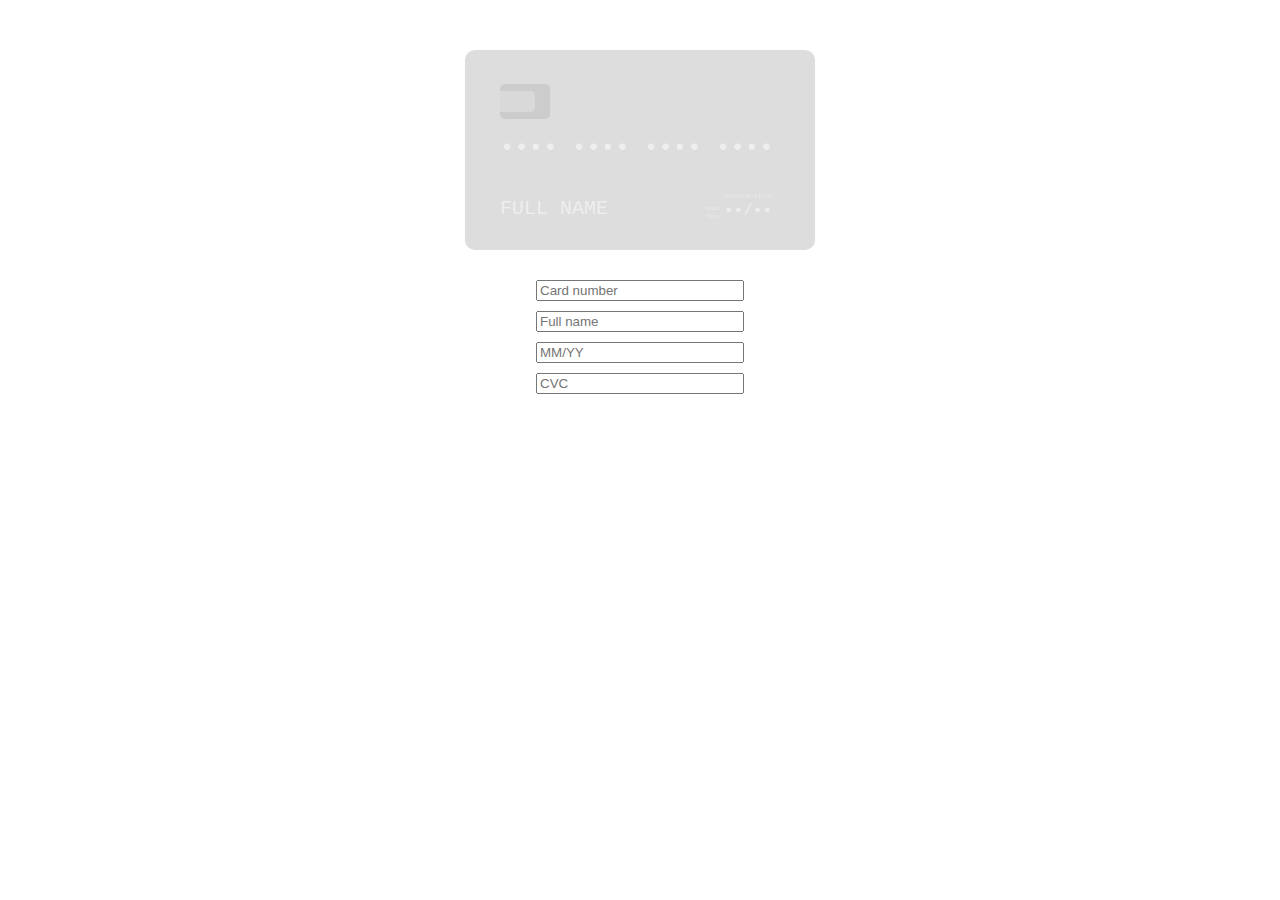
<file: assets/plugins/card/example/index.html>
<!DOCTYPE html>
<html>
<head>
    <title>Card — the better way to collect credit cards</title>
    <link rel="stylesheet" href="../lib/css/card.css">
</head>
<body>
    <style>
        .demo-container {
            width: 350px;
            margin: 50px auto;
        }

        form {
            margin: 30px;
        }
        input {
            width: 200px;
            margin: 10px auto;
            display: block;
        }

    </style>
    <div class="demo-container">
        <div class="card-wrapper"></div>

        <div class="form-container active">
            <form action="">
                <input placeholder="Card number" type="text" name="number">
                <input placeholder="Full name" type="text" name="name">
                <input placeholder="MM/YY" type="text" name="expiry">
                <input placeholder="CVC" type="text" name="cvc">
            </form>
        </div>
    </div>

    <script src="https://cdnjs.cloudflare.com/ajax/libs/jquery/2.1.1/jquery.min.js"></script>
    <script src="../lib/js/card.js"></script>
    <script>
        $('.active form').card({ container: $('.card-wrapper')})
    </script>
</body>
</html>
</file>
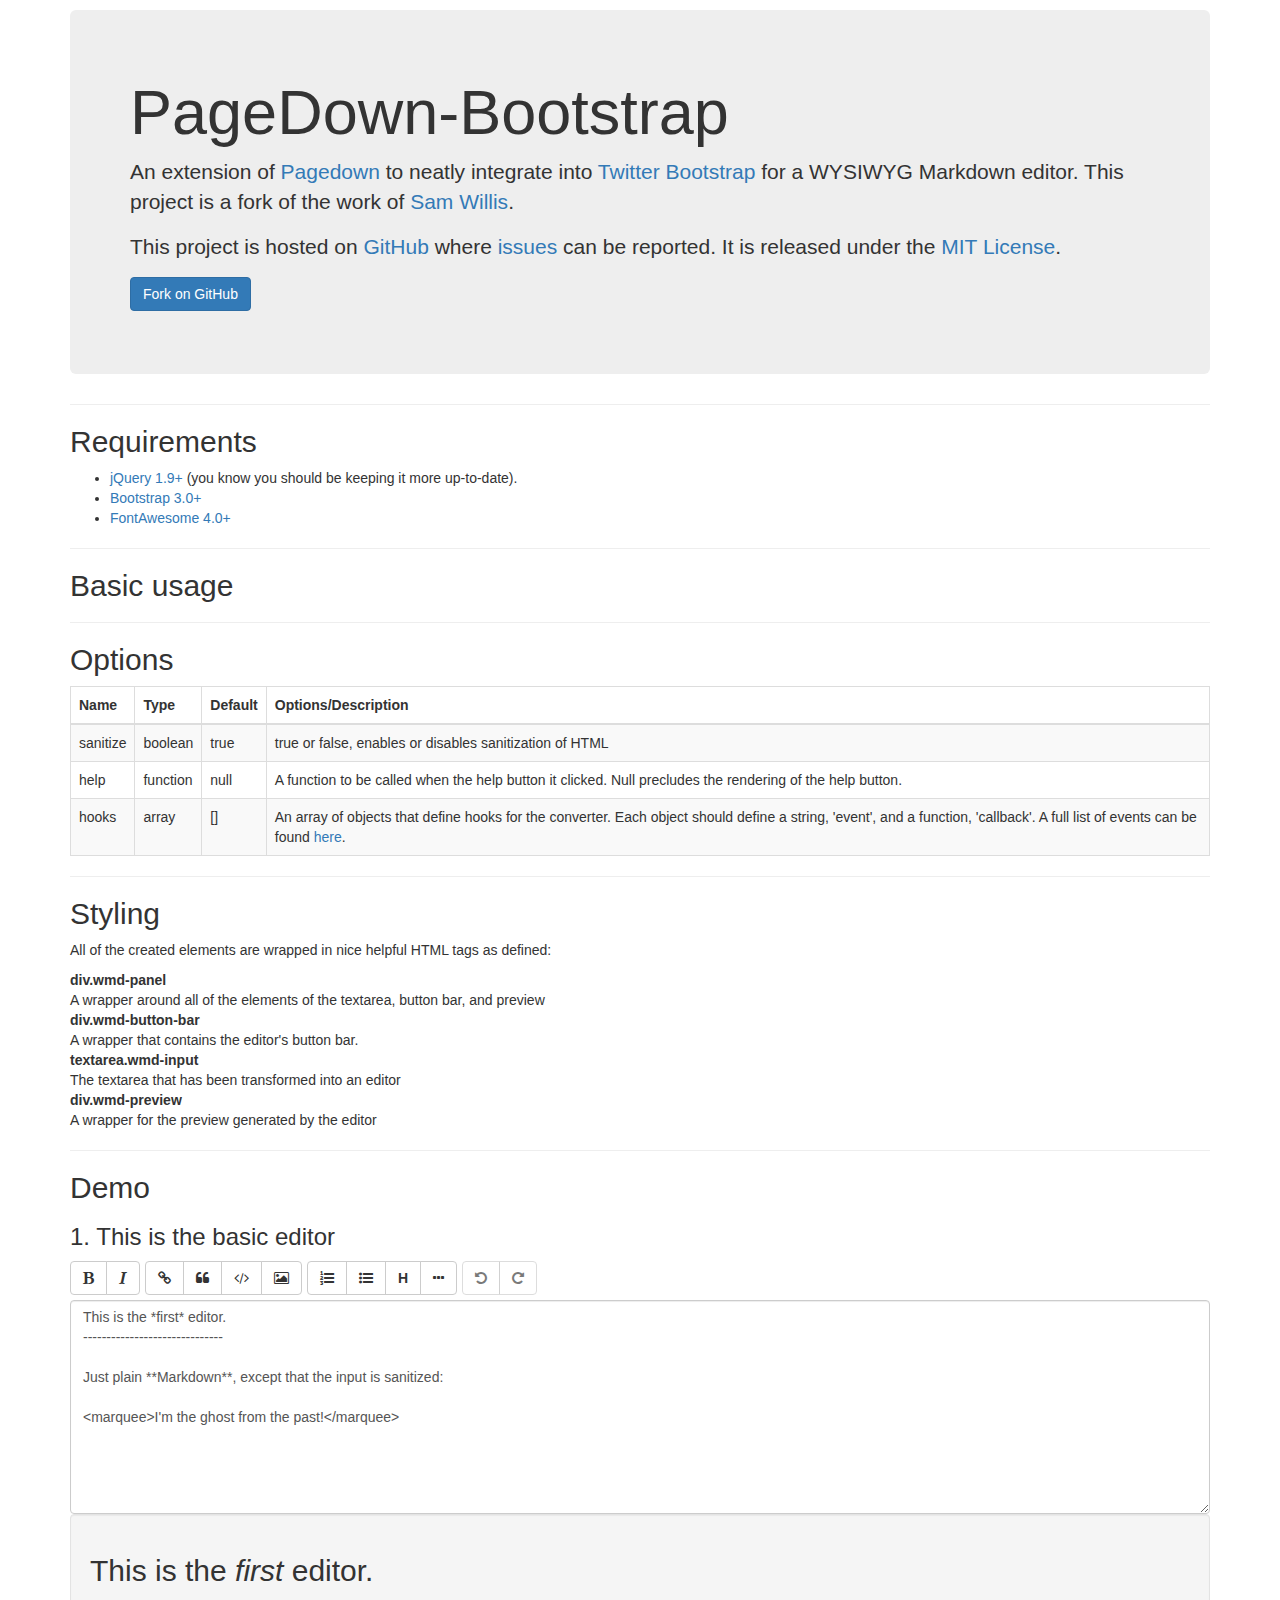
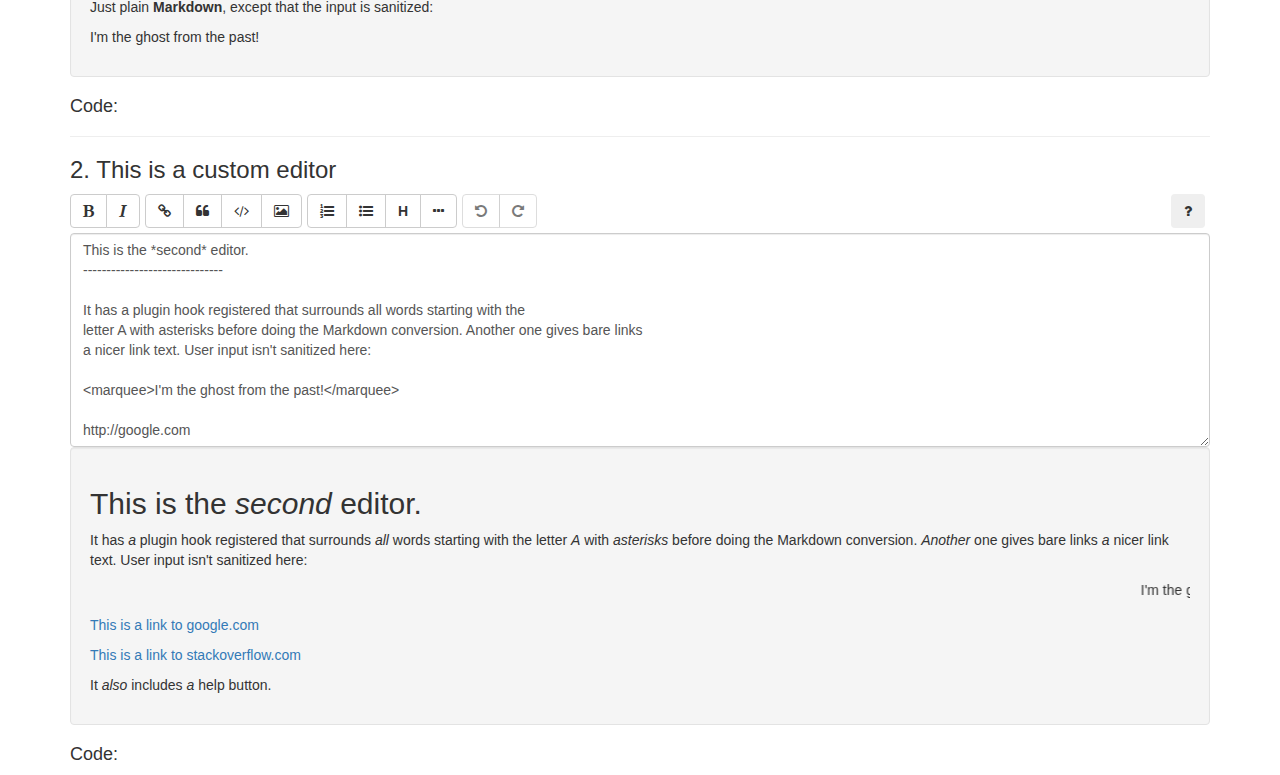
<file: assets/plugins/form-pagedown/demo/index.html>
<!DOCTYPE html>
<html lang="en">
<head>

	<meta charset="utf-8">
	<title>PageDown-Bootstrap</title>
	<meta name="viewport" content="width=device-width, initial-scale=1.0">
	<meta name="description" content="">
	<meta name="author" content="">

	<link href="//netdna.bootstrapcdn.com/bootstrap/3.0.3/css/bootstrap.min.css" rel="stylesheet">
	<link href="//netdna.bootstrapcdn.com/font-awesome/4.0.3/css/font-awesome.min.css" rel="stylesheet">
	<link href="../css/jquery.pagedown-bootstrap.css" rel="stylesheet">

	<style>
		body {
			padding-top: 10px;
		}
	</style>

	<!-- Le HTML5 shim, for IE6-8 support of HTML5 elements -->
	<!--[if lt IE 9]>
	  <script src="http://html5shim.googlecode.com/svn/trunk/html5.js"></script>
	<![endif]-->

	<script src="//ajax.googleapis.com/ajax/libs/jquery/1.9.1/jquery.min.js"></script>
	<script src="//netdna.bootstrapcdn.com/bootstrap/3.0.3/js/bootstrap.min.js"></script>
	<script type="text/javascript" src="../js/jquery.pagedown-bootstrap.combined.min.js"></script>

</head>
<body>

	<div class="container">

		<div class="jumbotron">
			<h1>PageDown-Bootstrap</h1>
			<p>
				An extension of <a href="http://code.google.com/p/pagedown/">Pagedown</a> to neatly integrate into <a href="http://getbootstrap.com/">Twitter Bootstrap</a> for a WYSIWYG Markdown editor. This project is a fork of the work of <a href="https://github.com/samwillis/pagedown-bootstrap">Sam Willis</a>.
			</p>
			<p>
				This project is hosted on <a href="https://github.com/kevinoconnor7/pagedown-bootstrap/">GitHub</a> where <a href="https://github.com/kevinoconnor7/pagedown-bootstrap/issues">issues</a> can be reported. It is released under the <a href="https://raw.github.com/kevinoconnor7/pagedown-bootstrap/master/LICENSE.txt">MIT License</a>.
			</p>
			<p>
				<a class="btn btn-primary btn-large" href="https://github.com/kevinoconnor7/pagedown-bootstrap/">
				Fork on GitHub
				</a>
			</p>
		</div>

		<hr />
		<h2>Requirements</h2>
		<ul>
			<li><a href="http://jquery.com">jQuery 1.9+</a> (you know you should be keeping it more up-to-date).</li>
			<li><a href="http://getbootstrap.com/">Bootstrap 3.0+</a></li>
			<li><a href="http://fontawesome.io/">FontAwesome 4.0+</a></li>
		</ul>

		<hr />

		<h2>Basic usage</h2>
		<script src="https://gist.github.com/kevinoconnor7/5432336.js"></script>

		<hr />

		<h2>Options</h2>
		<table class="table table-bordered table-striped">
			<thead>
				<tr>
					<th>Name</th>
					<th>Type</th>
					<th>Default</th>
					<th>Options/Description</th>
				</tr>
			</thead>
			<tbody>
				<tr>
					<td>sanitize</td>
					<td>boolean</td>
					<td>true</td>
					<td>true or false, enables or disables sanitization of HTML</td>
				</tr>
				<tr>
					<td>help</td>
					<td>function</td>
					<td>null</td>
					<td>A function to be called when the help button it clicked. Null precludes the rendering of the help button.</td>
				</tr>
				<tr>
					<td>hooks</td>
					<td>array</td>
					<td>[]</td>
					<td>
						An array of objects that define hooks for the converter. Each object should define a string, 'event', and a function, 'callback'. A full list of events can be found <a href="http://code.google.com/p/pagedown/wiki/PageDown#Hooks_on_the_converter_object">here</a>.
					</td>
				</tr>
			</tbody>
		</table>

		<hr />

		<h2>Styling</h2>
		<p>
			All of the created elements are wrapped in nice helpful HTML tags as defined:
		</p>
		<dl>
			<dt>div.wmd-panel</dt>
			<dd>A wrapper around all of the elements of the textarea, button bar, and preview</dd>
			<dt>div.wmd-button-bar</dt>
			<dd>A wrapper that contains the editor's button bar.</dd>
			<dt>textarea.wmd-input</dt>
			<dd>The textarea that has been transformed into an editor</dd>
			<dt>div.wmd-preview</dt>
			<dd>A wrapper for the preview generated by the editor</dd>
		</dl>

		<hr />

		<h2>Demo</h2>

		<h3>1. This is the basic editor</h3>
<textarea id="pagedownMe" class="form-control" rows="10">
This is the *first* editor.
------------------------------

Just plain **Markdown**, except that the input is sanitized:

<marquee>I'm the ghost from the past!</marquee>
</textarea>
		<h4>Code:</h4>
		<script src="https://gist.github.com/kevinoconnor7/5432336.js"></script>

		<hr />

		<h3>2. This is a custom editor</h3>

<textarea id="pagedownMeDangerously" class="form-control" rows="10">
This is the *second* editor.
------------------------------

It has a plugin hook registered that surrounds all words starting with the
letter A with asterisks before doing the Markdown conversion. Another one gives bare links
a nicer link text. User input isn't sanitized here:

<marquee>I'm the ghost from the past!</marquee>

http://google.com

http://stackoverflow.com

It also includes a help button.
</textarea>
		<h4>Code:</h4>
		<script src="https://gist.github.com/kevinoconnor7/5432376.js"></script>
	</div>

	<script type="text/javascript">
		(function () {

			$("textarea#pagedownMe").pagedownBootstrap();

			$("textarea#pagedownMeDangerously").pagedownBootstrap({
				'sanitize': false,
				'help': function () { alert("Do you need help?"); },
				'hooks': [
					{
						'event': 'preConversion',
						'callback': function (text) {
							return text.replace(/\b(a\w*)/gi, "*$1*");
						}
					},
					{
						'event': 'plainLinkText',
						'callback': function (url) {
							return "This is a link to " + url.replace(/^https?:\/\//, "");
						}
					}
				]
			});

			$('.wmd-preview').addClass('well');

		})();
	</script>
</body>
</html>
</file>
<file: assets/css/candidate-login.css>
* {
    margin: 0;
    padding: 0;
    box-sizing: border-box;
    font-family: 'Poppins', sans-serif;
}

body {
    display: flex;
    justify-content: center;
    align-items: center;
    height: 100vh;
    background: linear-gradient(135deg, #76d4f5, #015f73);
    padding: 20px;
}

.roboto-slim {
  font-family: "Roboto", sans-serif;
  font-optical-sizing: auto;
  font-weight: 200;
  font-style: normal;
  font-variation-settings:
    "wdth" 100;
  font-size: 10px;
}

.container {
    display: flex;
    flex-direction: row;
    max-width: 1000px;
    width: 100%;
    background: white;
    border-radius: 12px;
    overflow: hidden;
    box-shadow: 0 20px 40px rgba(0, 0, 0, 0.2);
}

.left-panel, .right-panel {
    padding: 60px;
    flex: 1;
}

.left-panel {
    background-color: #015f73;
    display: flex;
    flex-direction: column;
    justify-content: center;
    align-items: center;
}

.left-panel h1 {
    color: #004c80;
    font-size: 2.5rem;
    margin-bottom: 10px;
}

.left-panel p {
    font-size: 1.2rem;
    color: #333;
    text-align: center;
}

.right-panel {
    display: flex;
    flex-direction: column;
    justify-content: center;
}

.right-panel h2 {
    font-size: 2rem;
    margin-bottom: 10px;
    color: #333;
}

.right-panel p {
    font-size: 1.1rem;
    margin-bottom: 30px;
    color: #555;
}

.input-group {
    display: flex;
    width: 100%;
    border: 1px solid #ccc;
    border-radius: 8px;
    overflow: hidden;
    margin-bottom: 20px;
}

.input-group input {
    padding: 15px;
    font-size: 1rem;
    border: none;
    outline: none;
}

.input-group div {
    padding: 15px 10px;
    font-size: 1rem;
    border: none;
    outline: none;
    background-color: #f4f4f4;
    min-width: 75px;
    text-align: center;
}

.input-group input {
    flex: 1;
}

.otp .otpEntry { 
    max-width: 50px;
    text-align: center;
    font-weight: bold;
    border: 1px solid #cccccc;
    border-radius: 8px;
    margin: 0 5px;
}

.continue-btn {
    background-color: #015f73;
    color: white;
    border: none;
    padding: 15px;
    font-size: 16px;
    font-weight: 400;
    cursor: pointer;
    border-radius: 8px;
    transition: background 0.3s;
    width: 100%;
}

.continue-btn:hover {
    background-color: #034756;
}

.footer-links {
    display: flex;
    justify-content: space-around;
    margin-top: 10px;
    font-size: 1rem;
}

.footer-links a {
    text-decoration: none;
    color: #555;
}

.footer-links a:hover {
    color: #004c80;
}

@media (max-width: 768px) {
    .container {
        flex-direction: column;
    }

    .left-panel, .right-panel {
        padding: 40px;
    }

    .left-panel h1 {
        font-size: 2rem;
    }

    .right-panel h2 {
        font-size: 1.8rem;
    }
}

@media (max-width: 480px) {
    .left-panel, .right-panel {
        padding: 30px;
    }

    .left-panel h1, .right-panel h2 {
        font-size: 1.5rem;
    }

    .continue-btn {
        font-size: 1rem;
        padding: 12px;
    }

    .footer-links {
        flex-direction: column;
        align-items: center;
        gap: 10px;
    }
}

.toaster {
    visibility: hidden;
    min-width: 250px;
    background-color: #333;
    color: #fff;
    text-align: center;
    border-radius: 8px;
    padding: 16px;
    position: fixed;
    left: 50%;
    bottom: 30px;
    transform: translateX(-50%);
    z-index: 1000;
    opacity: 0;
    transition: opacity 0.5s ease-in-out, visibility 0.5s ease-in-out;
}
.toaster.show {
    visibility: visible;
    opacity: 1;
}
.toaster.hide {
    opacity: 0;
    visibility: hidden;
}

/* Loader container */
.loader {
  width: 30px;
  height: 30px;
  border: 2px solid #ffffff;
  border-top: 2px solid #ffb706;
  border-radius: 50%;
  animation: spin 1s linear infinite;
}

/* Keyframe animation for spinning */
@keyframes spin {
  0% { transform: rotate(0deg); }
  100% { transform: rotate(360deg); }
}
</file>
<file: test/style.css>
iframe {
      display: block;
      margin: 20px auto;
    }

.player-container {
    position: relative;
    width: 100%;
    max-width: 800px; /* Adjust the width as needed */
    margin: 0 auto;
}


.progress-container {
    position: absolute;
    bottom: 0;
    left: 0;
    width: 100%;
    background-color: #ccc;
    height: 20px; /* Increase the height of the progress container */
    display: flex;
    align-items: center;
}

.progress-bar {
    flex: 1;
    height: 100%;
    background-color: #00a0e3; /* Adjust the color of the progress bar */
    transition: width 0.1s linear; /* Add a smooth transition effect */
}

.progress-text {
    padding: 5px;
    font-size: 14px; /* Adjust the font size of the progress text */
}

.progress {
    height: 100%; /* or a fixed height */
    background-color: blue; /* or any color */
    width: 0%; /* initial width */
}
</file>
<file: assets/fonts/themify-icons/demo-files/demo.css>
body {
	font: normal 1em/1.5em Arial, Helvetica, sans-serif;
	max-width: 90%;
	margin: 30px auto 0;
}
h1, h3 {
	font-weight: normal;
}
h3 {
	font-size: 1.4;
	text-transform: uppercase;
	letter-spacing: 1px;
}

.icon-section {
	margin: 0 0 3em;
	clear: both;
	overflow: hidden;
}
.icon-container {
	width: 240px; 
	padding: .7em 0;
	float: left; 
	position: relative;
	text-align: left;
}
.icon-container [class^="ti-"], 
.icon-container [class*=" ti-"] {
	color: #000;
	position: absolute;
	margin-top: 3px;
	transition: .3s;
}
/*.icon-container:hover [class^="ti-"],
.icon-container:hover [class*=" ti-"] {
	font-size: 2.2em;
	margin-top: -5px;
}*/
.icon-container:hover .icon-name {
	color: #000;
}
.icon-name {
	color: #aaa;
	margin-left: 35px;
	font-size: .8em;
	transition: .3s;
}
/*.icon-container:hover .icon-name {
	margin-left: 45px;
}*/
</file>
<file: assets/fonts/themify-icons/themify-icons.css>
@font-face {
	font-family: Themify;
	src:url('fonts/themify.eot?-fvbane');
	src:url('fonts/themify.eot?#iefix-fvbane') format('embedded-opentype'),
		url('fonts/themify.woff?-fvbane') format('woff'),
		url('fonts/themify.ttf?-fvbane') format('truetype'),
		url('fonts/themify.svg?-fvbane#themify') format('svg');
	font-weight: normal;
	font-style: normal;
}

.ti {
	font-family: Themify;
	speak: none;
	font-style: normal;
	font-weight: normal;
	font-variant: normal;
	text-transform: none;
	line-height: inherit;
	/*line-height: 1;*/

	/* Better Font Rendering =========== */
	-webkit-font-smoothing: antialiased;
	-moz-osx-font-smoothing: grayscale;
}

.ti.ti-wand:before {content: "\e600";}
.ti.ti-volume:before {content: "\e601";}
.ti.ti-user:before {content: "\e602";}
.ti.ti-unlock:before {content: "\e603";}
.ti.ti-unlink:before {content: "\e604";}
.ti.ti-trash:before {content: "\e605";}
.ti.ti-thought:before {content: "\e606";}
.ti.ti-target:before {content: "\e607";}
.ti.ti-tag:before {content: "\e608";}
.ti.ti-tablet:before {content: "\e609";}
.ti.ti-star:before {content: "\e60a";}
.ti.ti-spray:before {content: "\e60b";}
.ti.ti-signal:before {content: "\e60c";}
.ti.ti-shopping-cart:before {content: "\e60d";}
.ti.ti-shopping-cart-full:before {content: "\e60e";}
.ti.ti-settings:before {content: "\e60f";}
.ti.ti-search:before {content: "\e610";}
.ti.ti-zoom-in:before {content: "\e611";}
.ti.ti-zoom-out:before {content: "\e612";}
.ti.ti-cut:before {content: "\e613";}
.ti.ti-ruler:before {content: "\e614";}
.ti.ti-ruler-pencil:before {content: "\e615";}
.ti.ti-ruler-alt:before {content: "\e616";}
.ti.ti-bookmark:before {content: "\e617";}
.ti.ti-bookmark-alt:before {content: "\e618";}
.ti.ti-reload:before {content: "\e619";}
.ti.ti-plus:before {content: "\e61a";}
.ti.ti-pin:before {content: "\e61b";}
.ti.ti-pencil:before {content: "\e61c";}
.ti.ti-pencil-alt:before {content: "\e61d";}
.ti.ti-paint-roller:before {content: "\e61e";}
.ti.ti-paint-bucket:before {content: "\e61f";}
.ti.ti-na:before {content: "\e620";}
.ti.ti-mobile:before {content: "\e621";}
.ti.ti-minus:before {content: "\e622";}
.ti.ti-medall:before {content: "\e623";}
.ti.ti-medall-alt:before {content: "\e624";}
.ti.ti-marker:before {content: "\e625";}
.ti.ti-marker-alt:before {content: "\e626";}
.ti.ti-arrow-up:before {content: "\e627";}
.ti.ti-arrow-right:before {content: "\e628";}
.ti.ti-arrow-left:before {content: "\e629";}
.ti.ti-arrow-down:before {content: "\e62a";}
.ti.ti-lock:before {content: "\e62b";}
.ti.ti-location-arrow:before {content: "\e62c";}
.ti.ti-link:before {content: "\e62d";}
.ti.ti-layout:before {content: "\e62e";}
.ti.ti-layers:before {content: "\e62f";}
.ti.ti-layers-alt:before {content: "\e630";}
.ti.ti-key:before {content: "\e631";}
.ti.ti-import:before {content: "\e632";}
.ti.ti-image:before {content: "\e633";}
.ti.ti-heart:before {content: "\e634";}
.ti.ti-heart-broken:before {content: "\e635";}
.ti.ti-hand-stop:before {content: "\e636";}
.ti.ti-hand-open:before {content: "\e637";}
.ti.ti-hand-drag:before {content: "\e638";}
.ti.ti-folder:before {content: "\e639";}
.ti.ti-flag:before {content: "\e63a";}
.ti.ti-flag-alt:before {content: "\e63b";}
.ti.ti-flag-alt-2:before {content: "\e63c";}
.ti.ti-eye:before {content: "\e63d";}
.ti.ti-export:before {content: "\e63e";}
.ti.ti-exchange-vertical:before {content: "\e63f";}
.ti.ti-desktop:before {content: "\e640";}
.ti.ti-cup:before {content: "\e641";}
.ti.ti-crown:before {content: "\e642";}
.ti.ti-comments:before {content: "\e643";}
.ti.ti-comment:before {content: "\e644";}
.ti.ti-comment-alt:before {content: "\e645";}
.ti.ti-close:before {content: "\e646";}
.ti.ti-clip:before {content: "\e647";}
.ti.ti-angle-up:before {content: "\e648";}
.ti.ti-angle-right:before {content: "\e649";}
.ti.ti-angle-left:before {content: "\e64a";}
.ti.ti-angle-down:before {content: "\e64b";}
.ti.ti-check:before {content: "\e64c";}
.ti.ti-check-box:before {content: "\e64d";}
.ti.ti-camera:before {content: "\e64e";}
.ti.ti-announcement:before {content: "\e64f";}
.ti.ti-brush:before {content: "\e650";}
.ti.ti-briefcase:before {content: "\e651";}
.ti.ti-bolt:before {content: "\e652";}
.ti.ti-bolt-alt:before {content: "\e653";}
.ti.ti-blackboard:before {content: "\e654";}
.ti.ti-bag:before {content: "\e655";}
.ti.ti-move:before {content: "\e656";}
.ti.ti-arrows-vertical:before {content: "\e657";}
.ti.ti-arrows-horizontal:before {content: "\e658";}
.ti.ti-fullscreen:before {content: "\e659";}
.ti.ti-arrow-top-right:before {content: "\e65a";}
.ti.ti-arrow-top-left:before {content: "\e65b";}
.ti.ti-arrow-circle-up:before {content: "\e65c";}
.ti.ti-arrow-circle-right:before {content: "\e65d";}
.ti.ti-arrow-circle-left:before {content: "\e65e";}
.ti.ti-arrow-circle-down:before {content: "\e65f";}
.ti.ti-angle-double-up:before {content: "\e660";}
.ti.ti-angle-double-right:before {content: "\e661";}
.ti.ti-angle-double-left:before {content: "\e662";}
.ti.ti-angle-double-down:before {content: "\e663";}
.ti.ti-zip:before {content: "\e664";}
.ti.ti-world:before {content: "\e665";}
.ti.ti-wheelchair:before {content: "\e666";}
.ti.ti-view-list:before {content: "\e667";}
.ti.ti-view-list-alt:before {content: "\e668";}
.ti.ti-view-grid:before {content: "\e669";}
.ti.ti-uppercase:before {content: "\e66a";}
.ti.ti-upload:before {content: "\e66b";}
.ti.ti-underline:before {content: "\e66c";}
.ti.ti-truck:before {content: "\e66d";}
.ti.ti-timer:before {content: "\e66e";}
.ti.ti-ticket:before {content: "\e66f";}
.ti.ti-thumb-up:before {content: "\e670";}
.ti.ti-thumb-down:before {content: "\e671";}
.ti.ti-text:before {content: "\e672";}
.ti.ti-stats-up:before {content: "\e673";}
.ti.ti-stats-down:before {content: "\e674";}
.ti.ti-split-v:before {content: "\e675";}
.ti.ti-split-h:before {content: "\e676";}
.ti.ti-smallcap:before {content: "\e677";}
.ti.ti-shine:before {content: "\e678";}
.ti.ti-shift-right:before {content: "\e679";}
.ti.ti-shift-left:before {content: "\e67a";}
.ti.ti-shield:before {content: "\e67b";}
.ti.ti-notepad:before {content: "\e67c";}
.ti.ti-server:before {content: "\e67d";}
.ti.ti-quote-right:before {content: "\e67e";}
.ti.ti-quote-left:before {content: "\e67f";}
.ti.ti-pulse:before {content: "\e680";}
.ti.ti-printer:before {content: "\e681";}
.ti.ti-power-off:before {content: "\e682";}
.ti.ti-plug:before {content: "\e683";}
.ti.ti-pie-chart:before {content: "\e684";}
.ti.ti-paragraph:before {content: "\e685";}
.ti.ti-panel:before {content: "\e686";}
.ti.ti-package:before {content: "\e687";}
.ti.ti-music:before {content: "\e688";}
.ti.ti-music-alt:before {content: "\e689";}
.ti.ti-mouse:before {content: "\e68a";}
.ti.ti-mouse-alt:before {content: "\e68b";}
.ti.ti-money:before {content: "\e68c";}
.ti.ti-microphone:before {content: "\e68d";}
.ti.ti-menu:before {content: "\e68e";}
.ti.ti-menu-alt:before {content: "\e68f";}
.ti.ti-map:before {content: "\e690";}
.ti.ti-map-alt:before {content: "\e691";}
.ti.ti-loop:before {content: "\e692";}
.ti.ti-location-pin:before {content: "\e693";}
.ti.ti-list:before {content: "\e694";}
.ti.ti-light-bulb:before {content: "\e695";}
.ti.ti-Italic:before {content: "\e696";}
.ti.ti-info:before {content: "\e697";}
.ti.ti-infinite:before {content: "\e698";}
.ti.ti-id-badge:before {content: "\e699";}
.ti.ti-hummer:before {content: "\e69a";}
.ti.ti-home:before {content: "\e69b";}
.ti.ti-help:before {content: "\e69c";}
.ti.ti-headphone:before {content: "\e69d";}
.ti.ti-harddrives:before {content: "\e69e";}
.ti.ti-harddrive:before {content: "\e69f";}
.ti.ti-gift:before {content: "\e6a0";}
.ti.ti-game:before {content: "\e6a1";}
.ti.ti-filter:before {content: "\e6a2";}
.ti.ti-files:before {content: "\e6a3";}
.ti.ti-file:before {content: "\e6a4";}
.ti.ti-eraser:before {content: "\e6a5";}
.ti.ti-envelope:before {content: "\e6a6";}
.ti.ti-download:before {content: "\e6a7";}
.ti.ti-direction:before {content: "\e6a8";}
.ti.ti-direction-alt:before {content: "\e6a9";}
.ti.ti-dashboard:before {content: "\e6aa";}
.ti.ti-control-stop:before {content: "\e6ab";}
.ti.ti-control-shuffle:before {content: "\e6ac";}
.ti.ti-control-play:before {content: "\e6ad";}
.ti.ti-control-pause:before {content: "\e6ae";}
.ti.ti-control-forward:before {content: "\e6af";}
.ti.ti-control-backward:before {content: "\e6b0";}
.ti.ti-cloud:before {content: "\e6b1";}
.ti.ti-cloud-up:before {content: "\e6b2";}
.ti.ti-cloud-down:before {content: "\e6b3";}
.ti.ti-clipboard:before {content: "\e6b4";}
.ti.ti-car:before {content: "\e6b5";}
.ti.ti-calendar:before {content: "\e6b6";}
.ti.ti-book:before {content: "\e6b7";}
.ti.ti-bell:before {content: "\e6b8";}
.ti.ti-basketball:before {content: "\e6b9";}
.ti.ti-bar-chart:before {content: "\e6ba";}
.ti.ti-bar-chart-alt:before {content: "\e6bb";}
.ti.ti-back-right:before {content: "\e6bc";}
.ti.ti-back-left:before {content: "\e6bd";}
.ti.ti-arrows-corner:before {content: "\e6be";}
.ti.ti-archive:before {content: "\e6bf";}
.ti.ti-anchor:before {content: "\e6c0";}
.ti.ti-align-right:before {content: "\e6c1";}
.ti.ti-align-left:before {content: "\e6c2";}
.ti.ti-align-justify:before {content: "\e6c3";}
.ti.ti-align-center:before {content: "\e6c4";}
.ti.ti-alert:before {content: "\e6c5";}
.ti.ti-alarm-clock:before {content: "\e6c6";}
.ti.ti-agenda:before {content: "\e6c7";}
.ti.ti-write:before {content: "\e6c8";}
.ti.ti-window:before {content: "\e6c9";}
.ti.ti-widgetized:before {content: "\e6ca";}
.ti.ti-widget:before {content: "\e6cb";}
.ti.ti-widget-alt:before {content: "\e6cc";}
.ti.ti-wallet:before {content: "\e6cd";}
.ti.ti-video-clapper:before {content: "\e6ce";}
.ti.ti-video-camera:before {content: "\e6cf";}
.ti.ti-vector:before {content: "\e6d0";}
.ti.ti-themify-logo:before {content: "\e6d1";}
.ti.ti-themify-favicon:before {content: "\e6d2";}
.ti.ti-themify-favicon-alt:before {content: "\e6d3";}
.ti.ti-support:before {content: "\e6d4";}
.ti.ti-stamp:before {content: "\e6d5";}
.ti.ti-split-v-alt:before {content: "\e6d6";}
.ti.ti-slice:before {content: "\e6d7";}
.ti.ti-shortcode:before {content: "\e6d8";}
.ti.ti-shift-right-alt:before {content: "\e6d9";}
.ti.ti-shift-left-alt:before {content: "\e6da";}
.ti.ti-ruler-alt-2:before {content: "\e6db";}
.ti.ti-receipt:before {content: "\e6dc";}
.ti.ti-pin2:before {content: "\e6dd";}
.ti.ti-pin-alt:before {content: "\e6de";}
.ti.ti-pencil-alt2:before {content: "\e6df";}
.ti.ti-palette:before {content: "\e6e0";}
.ti.ti-more:before {content: "\e6e1";}
.ti.ti-more-alt:before {content: "\e6e2";}
.ti.ti-microphone-alt:before {content: "\e6e3";}
.ti.ti-magnet:before {content: "\e6e4";}
.ti.ti-line-double:before {content: "\e6e5";}
.ti.ti-line-dotted:before {content: "\e6e6";}
.ti.ti-line-dashed:before {content: "\e6e7";}
.ti.ti-layout-width-full:before {content: "\e6e8";}
.ti.ti-layout-width-default:before {content: "\e6e9";}
.ti.ti-layout-width-default-alt:before {content: "\e6ea";}
.ti.ti-layout-tab:before {content: "\e6eb";}
.ti.ti-layout-tab-window:before {content: "\e6ec";}
.ti.ti-layout-tab-v:before {content: "\e6ed";}
.ti.ti-layout-tab-min:before {content: "\e6ee";}
.ti.ti-layout-slider:before {content: "\e6ef";}
.ti.ti-layout-slider-alt:before {content: "\e6f0";}
.ti.ti-layout-sidebar-right:before {content: "\e6f1";}
.ti.ti-layout-sidebar-none:before {content: "\e6f2";}
.ti.ti-layout-sidebar-left:before {content: "\e6f3";}
.ti.ti-layout-placeholder:before {content: "\e6f4";}
.ti.ti-layout-menu:before {content: "\e6f5";}
.ti.ti-layout-menu-v:before {content: "\e6f6";}
.ti.ti-layout-menu-separated:before {content: "\e6f7";}
.ti.ti-layout-menu-full:before {content: "\e6f8";}
.ti.ti-layout-media-right-alt:before {content: "\e6f9";}
.ti.ti-layout-media-right:before {content: "\e6fa";}
.ti.ti-layout-media-overlay:before {content: "\e6fb";}
.ti.ti-layout-media-overlay-alt:before {content: "\e6fc";}
.ti.ti-layout-media-overlay-alt-2:before {content: "\e6fd";}
.ti.ti-layout-media-left-alt:before {content: "\e6fe";}
.ti.ti-layout-media-left:before {content: "\e6ff";}
.ti.ti-layout-media-center-alt:before {content: "\e700";}
.ti.ti-layout-media-center:before {content: "\e701";}
.ti.ti-layout-list-thumb:before {content: "\e702";}
.ti.ti-layout-list-thumb-alt:before {content: "\e703";}
.ti.ti-layout-list-post:before {content: "\e704";}
.ti.ti-layout-list-large-image:before {content: "\e705";}
.ti.ti-layout-line-solid:before {content: "\e706";}
.ti.ti-layout-grid4:before {content: "\e707";}
.ti.ti-layout-grid3:before {content: "\e708";}
.ti.ti-layout-grid2:before {content: "\e709";}
.ti.ti-layout-grid2-thumb:before {content: "\e70a";}
.ti.ti-layout-cta-right:before {content: "\e70b";}
.ti.ti-layout-cta-left:before {content: "\e70c";}
.ti.ti-layout-cta-center:before {content: "\e70d";}
.ti.ti-layout-cta-btn-right:before {content: "\e70e";}
.ti.ti-layout-cta-btn-left:before {content: "\e70f";}
.ti.ti-layout-column4:before {content: "\e710";}
.ti.ti-layout-column3:before {content: "\e711";}
.ti.ti-layout-column2:before {content: "\e712";}
.ti.ti-layout-accordion-separated:before {content: "\e713";}
.ti.ti-layout-accordion-merged:before {content: "\e714";}
.ti.ti-layout-accordion-list:before {content: "\e715";}
.ti.ti-ink-pen:before {content: "\e716";}
.ti.ti-info-alt:before {content: "\e717";}
.ti.ti-help-alt:before {content: "\e718";}
.ti.ti-headphone-alt:before {content: "\e719";}
.ti.ti-hand-point-up:before {content: "\e71a";}
.ti.ti-hand-point-right:before {content: "\e71b";}
.ti.ti-hand-point-left:before {content: "\e71c";}
.ti.ti-hand-point-down:before {content: "\e71d";}
.ti.ti-gallery:before {content: "\e71e";}
.ti.ti-face-smile:before {content: "\e71f";}
.ti.ti-face-sad:before {content: "\e720";}
.ti.ti-credit-card:before {content: "\e721";}
.ti.ti-control-skip-forward:before {content: "\e722";}
.ti.ti-control-skip-backward:before {content: "\e723";}
.ti.ti-control-record:before {content: "\e724";}
.ti.ti-control-eject:before {content: "\e725";}
.ti.ti-comments-smiley:before {content: "\e726";}
.ti.ti-brush-alt:before {content: "\e727";}
.ti.ti-youtube:before {content: "\e728";}
.ti.ti-vimeo:before {content: "\e729";}
.ti.ti-twitter:before {content: "\e72a";}
.ti.ti-time:before {content: "\e72b";}
.ti.ti-tumblr:before {content: "\e72c";}
.ti.ti-skype:before {content: "\e72d";}
.ti.ti-share:before {content: "\e72e";}
.ti.ti-share-alt:before {content: "\e72f";}
.ti.ti-rocket:before {content: "\e730";}
.ti.ti-pinterest:before {content: "\e731";}
.ti.ti-new-window:before {content: "\e732";}
.ti.ti-microsoft:before {content: "\e733";}
.ti.ti-list-ol:before {content: "\e734";}
.ti.ti-linkedin:before {content: "\e735";}
.ti.ti-layout-sidebar-2:before {content: "\e736";}
.ti.ti-layout-grid4-alt:before {content: "\e737";}
.ti.ti-layout-grid3-alt:before {content: "\e738";}
.ti.ti-layout-grid2-alt:before {content: "\e739";}
.ti.ti-layout-column4-alt:before {content: "\e73a";}
.ti.ti-layout-column3-alt:before {content: "\e73b";}
.ti.ti-layout-column2-alt:before {content: "\e73c";}
.ti.ti-instagram:before {content: "\e73d";}
.ti.ti-google:before {content: "\e73e";}
.ti.ti-github:before {content: "\e73f";}
.ti.ti-flickr:before {content: "\e740";}
.ti.ti-facebook:before {content: "\e741";}
.ti.ti-dropbox:before {content: "\e742";}
.ti.ti-dribbble:before {content: "\e743";}
.ti.ti-apple:before {content: "\e744";}
.ti.ti-android:before {content: "\e745";}
.ti.ti-save:before {content: "\e746";}
.ti.ti-save-alt:before {content: "\e747";}
.ti.ti-yahoo:before {content: "\e748";}
.ti.ti-wordpress:before {content: "\e749";}
.ti.ti-vimeo-alt:before {content: "\e74a";}
.ti.ti-twitter-alt:before {content: "\e74b";}
.ti.ti-tumblr-alt:before {content: "\e74c";}
.ti.ti-trello:before {content: "\e74d";}
.ti.ti-stack-overflow:before {content: "\e74e";}
.ti.ti-soundcloud:before {content: "\e74f";}
.ti.ti-sharethis:before {content: "\e750";}
.ti.ti-sharethis-alt:before {content: "\e751";}
.ti.ti-reddit:before {content: "\e752";}
.ti.ti-pinterest-alt:before {content: "\e753";}
.ti.ti-microsoft-alt:before {content: "\e754";}
.ti.ti-linux:before {content: "\e755";}
.ti.ti-jsfiddle:before {content: "\e756";}
.ti.ti-joomla:before {content: "\e757";}
.ti.ti-html5:before {content: "\e758";}
.ti.ti-flickr-alt:before {content: "\e759";}
.ti.ti-email:before {content: "\e75a";}
.ti.ti-drupal:before {content: "\e75b";}
.ti.ti-dropbox-alt:before {content: "\e75c";}
.ti.ti-css3:before {content: "\e75d";}
.ti.ti-rss:before {content: "\e75e";}
.ti.ti-rss-alt:before {content: "\e75f";}
</file>
<file: assets/fonts/themify-icons/ie7/ie7.css>
.ti-wand {
	*zoom: expression(this.runtimeStyle['zoom'] = '1', this.innerHTML = '&#xe600;');
}
.ti-volume {
	*zoom: expression(this.runtimeStyle['zoom'] = '1', this.innerHTML = '&#xe601;');
}
.ti-user {
	*zoom: expression(this.runtimeStyle['zoom'] = '1', this.innerHTML = '&#xe602;');
}
.ti-unlock {
	*zoom: expression(this.runtimeStyle['zoom'] = '1', this.innerHTML = '&#xe603;');
}
.ti-unlink {
	*zoom: expression(this.runtimeStyle['zoom'] = '1', this.innerHTML = '&#xe604;');
}
.ti-trash {
	*zoom: expression(this.runtimeStyle['zoom'] = '1', this.innerHTML = '&#xe605;');
}
.ti-thought {
	*zoom: expression(this.runtimeStyle['zoom'] = '1', this.innerHTML = '&#xe606;');
}
.ti-target {
	*zoom: expression(this.runtimeStyle['zoom'] = '1', this.innerHTML = '&#xe607;');
}
.ti-tag {
	*zoom: expression(this.runtimeStyle['zoom'] = '1', this.innerHTML = '&#xe608;');
}
.ti-tablet {
	*zoom: expression(this.runtimeStyle['zoom'] = '1', this.innerHTML = '&#xe609;');
}
.ti-star {
	*zoom: expression(this.runtimeStyle['zoom'] = '1', this.innerHTML = '&#xe60a;');
}
.ti-spray {
	*zoom: expression(this.runtimeStyle['zoom'] = '1', this.innerHTML = '&#xe60b;');
}
.ti-signal {
	*zoom: expression(this.runtimeStyle['zoom'] = '1', this.innerHTML = '&#xe60c;');
}
.ti-shopping-cart {
	*zoom: expression(this.runtimeStyle['zoom'] = '1', this.innerHTML = '&#xe60d;');
}
.ti-shopping-cart-full {
	*zoom: expression(this.runtimeStyle['zoom'] = '1', this.innerHTML = '&#xe60e;');
}
.ti-settings {
	*zoom: expression(this.runtimeStyle['zoom'] = '1', this.innerHTML = '&#xe60f;');
}
.ti-search {
	*zoom: expression(this.runtimeStyle['zoom'] = '1', this.innerHTML = '&#xe610;');
}
.ti-zoom-in {
	*zoom: expression(this.runtimeStyle['zoom'] = '1', this.innerHTML = '&#xe611;');
}
.ti-zoom-out {
	*zoom: expression(this.runtimeStyle['zoom'] = '1', this.innerHTML = '&#xe612;');
}
.ti-cut {
	*zoom: expression(this.runtimeStyle['zoom'] = '1', this.innerHTML = '&#xe613;');
}
.ti-ruler {
	*zoom: expression(this.runtimeStyle['zoom'] = '1', this.innerHTML = '&#xe614;');
}
.ti-ruler-pencil {
	*zoom: expression(this.runtimeStyle['zoom'] = '1', this.innerHTML = '&#xe615;');
}
.ti-ruler-alt {
	*zoom: expression(this.runtimeStyle['zoom'] = '1', this.innerHTML = '&#xe616;');
}
.ti-bookmark {
	*zoom: expression(this.runtimeStyle['zoom'] = '1', this.innerHTML = '&#xe617;');
}
.ti-bookmark-alt {
	*zoom: expression(this.runtimeStyle['zoom'] = '1', this.innerHTML = '&#xe618;');
}
.ti-reload {
	*zoom: expression(this.runtimeStyle['zoom'] = '1', this.innerHTML = '&#xe619;');
}
.ti-plus {
	*zoom: expression(this.runtimeStyle['zoom'] = '1', this.innerHTML = '&#xe61a;');
}
.ti-pin {
	*zoom: expression(this.runtimeStyle['zoom'] = '1', this.innerHTML = '&#xe61b;');
}
.ti-pencil {
	*zoom: expression(this.runtimeStyle['zoom'] = '1', this.innerHTML = '&#xe61c;');
}
.ti-pencil-alt {
	*zoom: expression(this.runtimeStyle['zoom'] = '1', this.innerHTML = '&#xe61d;');
}
.ti-paint-roller {
	*zoom: expression(this.runtimeStyle['zoom'] = '1', this.innerHTML = '&#xe61e;');
}
.ti-paint-bucket {
	*zoom: expression(this.runtimeStyle['zoom'] = '1', this.innerHTML = '&#xe61f;');
}
.ti-na {
	*zoom: expression(this.runtimeStyle['zoom'] = '1', this.innerHTML = '&#xe620;');
}
.ti-mobile {
	*zoom: expression(this.runtimeStyle['zoom'] = '1', this.innerHTML = '&#xe621;');
}
.ti-minus {
	*zoom: expression(this.runtimeStyle['zoom'] = '1', this.innerHTML = '&#xe622;');
}
.ti-medall {
	*zoom: expression(this.runtimeStyle['zoom'] = '1', this.innerHTML = '&#xe623;');
}
.ti-medall-alt {
	*zoom: expression(this.runtimeStyle['zoom'] = '1', this.innerHTML = '&#xe624;');
}
.ti-marker {
	*zoom: expression(this.runtimeStyle['zoom'] = '1', this.innerHTML = '&#xe625;');
}
.ti-marker-alt {
	*zoom: expression(this.runtimeStyle['zoom'] = '1', this.innerHTML = '&#xe626;');
}
.ti-arrow-up {
	*zoom: expression(this.runtimeStyle['zoom'] = '1', this.innerHTML = '&#xe627;');
}
.ti-arrow-right {
	*zoom: expression(this.runtimeStyle['zoom'] = '1', this.innerHTML = '&#xe628;');
}
.ti-arrow-left {
	*zoom: expression(this.runtimeStyle['zoom'] = '1', this.innerHTML = '&#xe629;');
}
.ti-arrow-down {
	*zoom: expression(this.runtimeStyle['zoom'] = '1', this.innerHTML = '&#xe62a;');
}
.ti-lock {
	*zoom: expression(this.runtimeStyle['zoom'] = '1', this.innerHTML = '&#xe62b;');
}
.ti-location-arrow {
	*zoom: expression(this.runtimeStyle['zoom'] = '1', this.innerHTML = '&#xe62c;');
}
.ti-link {
	*zoom: expression(this.runtimeStyle['zoom'] = '1', this.innerHTML = '&#xe62d;');
}
.ti-layout {
	*zoom: expression(this.runtimeStyle['zoom'] = '1', this.innerHTML = '&#xe62e;');
}
.ti-layers {
	*zoom: expression(this.runtimeStyle['zoom'] = '1', this.innerHTML = '&#xe62f;');
}
.ti-layers-alt {
	*zoom: expression(this.runtimeStyle['zoom'] = '1', this.innerHTML = '&#xe630;');
}
.ti-key {
	*zoom: expression(this.runtimeStyle['zoom'] = '1', this.innerHTML = '&#xe631;');
}
.ti-import {
	*zoom: expression(this.runtimeStyle['zoom'] = '1', this.innerHTML = '&#xe632;');
}
.ti-image {
	*zoom: expression(this.runtimeStyle['zoom'] = '1', this.innerHTML = '&#xe633;');
}
.ti-heart {
	*zoom: expression(this.runtimeStyle['zoom'] = '1', this.innerHTML = '&#xe634;');
}
.ti-heart-broken {
	*zoom: expression(this.runtimeStyle['zoom'] = '1', this.innerHTML = '&#xe635;');
}
.ti-hand-stop {
	*zoom: expression(this.runtimeStyle['zoom'] = '1', this.innerHTML = '&#xe636;');
}
.ti-hand-open {
	*zoom: expression(this.runtimeStyle['zoom'] = '1', this.innerHTML = '&#xe637;');
}
.ti-hand-drag {
	*zoom: expression(this.runtimeStyle['zoom'] = '1', this.innerHTML = '&#xe638;');
}
.ti-folder {
	*zoom: expression(this.runtimeStyle['zoom'] = '1', this.innerHTML = '&#xe639;');
}
.ti-flag {
	*zoom: expression(this.runtimeStyle['zoom'] = '1', this.innerHTML = '&#xe63a;');
}
.ti-flag-alt {
	*zoom: expression(this.runtimeStyle['zoom'] = '1', this.innerHTML = '&#xe63b;');
}
.ti-flag-alt-2 {
	*zoom: expression(this.runtimeStyle['zoom'] = '1', this.innerHTML = '&#xe63c;');
}
.ti-eye {
	*zoom: expression(this.runtimeStyle['zoom'] = '1', this.innerHTML = '&#xe63d;');
}
.ti-export {
	*zoom: expression(this.runtimeStyle['zoom'] = '1', this.innerHTML = '&#xe63e;');
}
.ti-exchange-vertical {
	*zoom: expression(this.runtimeStyle['zoom'] = '1', this.innerHTML = '&#xe63f;');
}
.ti-desktop {
	*zoom: expression(this.runtimeStyle['zoom'] = '1', this.innerHTML = '&#xe640;');
}
.ti-cup {
	*zoom: expression(this.runtimeStyle['zoom'] = '1', this.innerHTML = '&#xe641;');
}
.ti-crown {
	*zoom: expression(this.runtimeStyle['zoom'] = '1', this.innerHTML = '&#xe642;');
}
.ti-comments {
	*zoom: expression(this.runtimeStyle['zoom'] = '1', this.innerHTML = '&#xe643;');
}
.ti-comment {
	*zoom: expression(this.runtimeStyle['zoom'] = '1', this.innerHTML = '&#xe644;');
}
.ti-comment-alt {
	*zoom: expression(this.runtimeStyle['zoom'] = '1', this.innerHTML = '&#xe645;');
}
.ti-close {
	*zoom: expression(this.runtimeStyle['zoom'] = '1', this.innerHTML = '&#xe646;');
}
.ti-clip {
	*zoom: expression(this.runtimeStyle['zoom'] = '1', this.innerHTML = '&#xe647;');
}
.ti-angle-up {
	*zoom: expression(this.runtimeStyle['zoom'] = '1', this.innerHTML = '&#xe648;');
}
.ti-angle-right {
	*zoom: expression(this.runtimeStyle['zoom'] = '1', this.innerHTML = '&#xe649;');
}
.ti-angle-left {
	*zoom: expression(this.runtimeStyle['zoom'] = '1', this.innerHTML = '&#xe64a;');
}
.ti-angle-down {
	*zoom: expression(this.runtimeStyle['zoom'] = '1', this.innerHTML = '&#xe64b;');
}
.ti-check {
	*zoom: expression(this.runtimeStyle['zoom'] = '1', this.innerHTML = '&#xe64c;');
}
.ti-check-box {
	*zoom: expression(this.runtimeStyle['zoom'] = '1', this.innerHTML = '&#xe64d;');
}
.ti-camera {
	*zoom: expression(this.runtimeStyle['zoom'] = '1', this.innerHTML = '&#xe64e;');
}
.ti-announcement {
	*zoom: expression(this.runtimeStyle['zoom'] = '1', this.innerHTML = '&#xe64f;');
}
.ti-brush {
	*zoom: expression(this.runtimeStyle['zoom'] = '1', this.innerHTML = '&#xe650;');
}
.ti-briefcase {
	*zoom: expression(this.runtimeStyle['zoom'] = '1', this.innerHTML = '&#xe651;');
}
.ti-bolt {
	*zoom: expression(this.runtimeStyle['zoom'] = '1', this.innerHTML = '&#xe652;');
}
.ti-bolt-alt {
	*zoom: expression(this.runtimeStyle['zoom'] = '1', this.innerHTML = '&#xe653;');
}
.ti-blackboard {
	*zoom: expression(this.runtimeStyle['zoom'] = '1', this.innerHTML = '&#xe654;');
}
.ti-bag {
	*zoom: expression(this.runtimeStyle['zoom'] = '1', this.innerHTML = '&#xe655;');
}
.ti-move {
	*zoom: expression(this.runtimeStyle['zoom'] = '1', this.innerHTML = '&#xe656;');
}
.ti-arrows-vertical {
	*zoom: expression(this.runtimeStyle['zoom'] = '1', this.innerHTML = '&#xe657;');
}
.ti-arrows-horizontal {
	*zoom: expression(this.runtimeStyle['zoom'] = '1', this.innerHTML = '&#xe658;');
}
.ti-fullscreen {
	*zoom: expression(this.runtimeStyle['zoom'] = '1', this.innerHTML = '&#xe659;');
}
.ti-arrow-top-right {
	*zoom: expression(this.runtimeStyle['zoom'] = '1', this.innerHTML = '&#xe65a;');
}
.ti-arrow-top-left {
	*zoom: expression(this.runtimeStyle['zoom'] = '1', this.innerHTML = '&#xe65b;');
}
.ti-arrow-circle-up {
	*zoom: expression(this.runtimeStyle['zoom'] = '1', this.innerHTML = '&#xe65c;');
}
.ti-arrow-circle-right {
	*zoom: expression(this.runtimeStyle['zoom'] = '1', this.innerHTML = '&#xe65d;');
}
.ti-arrow-circle-left {
	*zoom: expression(this.runtimeStyle['zoom'] = '1', this.innerHTML = '&#xe65e;');
}
.ti-arrow-circle-down {
	*zoom: expression(this.runtimeStyle['zoom'] = '1', this.innerHTML = '&#xe65f;');
}
.ti-angle-double-up {
	*zoom: expression(this.runtimeStyle['zoom'] = '1', this.innerHTML = '&#xe660;');
}
.ti-angle-double-right {
	*zoom: expression(this.runtimeStyle['zoom'] = '1', this.innerHTML = '&#xe661;');
}
.ti-angle-double-left {
	*zoom: expression(this.runtimeStyle['zoom'] = '1', this.innerHTML = '&#xe662;');
}
.ti-angle-double-down {
	*zoom: expression(this.runtimeStyle['zoom'] = '1', this.innerHTML = '&#xe663;');
}
.ti-zip {
	*zoom: expression(this.runtimeStyle['zoom'] = '1', this.innerHTML = '&#xe664;');
}
.ti-world {
	*zoom: expression(this.runtimeStyle['zoom'] = '1', this.innerHTML = '&#xe665;');
}
.ti-wheelchair {
	*zoom: expression(this.runtimeStyle['zoom'] = '1', this.innerHTML = '&#xe666;');
}
.ti-view-list {
	*zoom: expression(this.runtimeStyle['zoom'] = '1', this.innerHTML = '&#xe667;');
}
.ti-view-list-alt {
	*zoom: expression(this.runtimeStyle['zoom'] = '1', this.innerHTML = '&#xe668;');
}
.ti-view-grid {
	*zoom: expression(this.runtimeStyle['zoom'] = '1', this.innerHTML = '&#xe669;');
}
.ti-uppercase {
	*zoom: expression(this.runtimeStyle['zoom'] = '1', this.innerHTML = '&#xe66a;');
}
.ti-upload {
	*zoom: expression(this.runtimeStyle['zoom'] = '1', this.innerHTML = '&#xe66b;');
}
.ti-underline {
	*zoom: expression(this.runtimeStyle['zoom'] = '1', this.innerHTML = '&#xe66c;');
}
.ti-truck {
	*zoom: expression(this.runtimeStyle['zoom'] = '1', this.innerHTML = '&#xe66d;');
}
.ti-timer {
	*zoom: expression(this.runtimeStyle['zoom'] = '1', this.innerHTML = '&#xe66e;');
}
.ti-ticket {
	*zoom: expression(this.runtimeStyle['zoom'] = '1', this.innerHTML = '&#xe66f;');
}
.ti-thumb-up {
	*zoom: expression(this.runtimeStyle['zoom'] = '1', this.innerHTML = '&#xe670;');
}
.ti-thumb-down {
	*zoom: expression(this.runtimeStyle['zoom'] = '1', this.innerHTML = '&#xe671;');
}
.ti-text {
	*zoom: expression(this.runtimeStyle['zoom'] = '1', this.innerHTML = '&#xe672;');
}
.ti-stats-up {
	*zoom: expression(this.runtimeStyle['zoom'] = '1', this.innerHTML = '&#xe673;');
}
.ti-stats-down {
	*zoom: expression(this.runtimeStyle['zoom'] = '1', this.innerHTML = '&#xe674;');
}
.ti-split-v {
	*zoom: expression(this.runtimeStyle['zoom'] = '1', this.innerHTML = '&#xe675;');
}
.ti-split-h {
	*zoom: expression(this.runtimeStyle['zoom'] = '1', this.innerHTML = '&#xe676;');
}
.ti-smallcap {
	*zoom: expression(this.runtimeStyle['zoom'] = '1', this.innerHTML = '&#xe677;');
}
.ti-shine {
	*zoom: expression(this.runtimeStyle['zoom'] = '1', this.innerHTML = '&#xe678;');
}
.ti-shift-right {
	*zoom: expression(this.runtimeStyle['zoom'] = '1', this.innerHTML = '&#xe679;');
}
.ti-shift-left {
	*zoom: expression(this.runtimeStyle['zoom'] = '1', this.innerHTML = '&#xe67a;');
}
.ti-shield {
	*zoom: expression(this.runtimeStyle['zoom'] = '1', this.innerHTML = '&#xe67b;');
}
.ti-notepad {
	*zoom: expression(this.runtimeStyle['zoom'] = '1', this.innerHTML = '&#xe67c;');
}
.ti-server {
	*zoom: expression(this.runtimeStyle['zoom'] = '1', this.innerHTML = '&#xe67d;');
}
.ti-quote-right {
	*zoom: expression(this.runtimeStyle['zoom'] = '1', this.innerHTML = '&#xe67e;');
}
.ti-quote-left {
	*zoom: expression(this.runtimeStyle['zoom'] = '1', this.innerHTML = '&#xe67f;');
}
.ti-pulse {
	*zoom: expression(this.runtimeStyle['zoom'] = '1', this.innerHTML = '&#xe680;');
}
.ti-printer {
	*zoom: expression(this.runtimeStyle['zoom'] = '1', this.innerHTML = '&#xe681;');
}
.ti-power-off {
	*zoom: expression(this.runtimeStyle['zoom'] = '1', this.innerHTML = '&#xe682;');
}
.ti-plug {
	*zoom: expression(this.runtimeStyle['zoom'] = '1', this.innerHTML = '&#xe683;');
}
.ti-pie-chart {
	*zoom: expression(this.runtimeStyle['zoom'] = '1', this.innerHTML = '&#xe684;');
}
.ti-paragraph {
	*zoom: expression(this.runtimeStyle['zoom'] = '1', this.innerHTML = '&#xe685;');
}
.ti-panel {
	*zoom: expression(this.runtimeStyle['zoom'] = '1', this.innerHTML = '&#xe686;');
}
.ti-package {
	*zoom: expression(this.runtimeStyle['zoom'] = '1', this.innerHTML = '&#xe687;');
}
.ti-music {
	*zoom: expression(this.runtimeStyle['zoom'] = '1', this.innerHTML = '&#xe688;');
}
.ti-music-alt {
	*zoom: expression(this.runtimeStyle['zoom'] = '1', this.innerHTML = '&#xe689;');
}
.ti-mouse {
	*zoom: expression(this.runtimeStyle['zoom'] = '1', this.innerHTML = '&#xe68a;');
}
.ti-mouse-alt {
	*zoom: expression(this.runtimeStyle['zoom'] = '1', this.innerHTML = '&#xe68b;');
}
.ti-money {
	*zoom: expression(this.runtimeStyle['zoom'] = '1', this.innerHTML = '&#xe68c;');
}
.ti-microphone {
	*zoom: expression(this.runtimeStyle['zoom'] = '1', this.innerHTML = '&#xe68d;');
}
.ti-menu {
	*zoom: expression(this.runtimeStyle['zoom'] = '1', this.innerHTML = '&#xe68e;');
}
.ti-menu-alt {
	*zoom: expression(this.runtimeStyle['zoom'] = '1', this.innerHTML = '&#xe68f;');
}
.ti-map {
	*zoom: expression(this.runtimeStyle['zoom'] = '1', this.innerHTML = '&#xe690;');
}
.ti-map-alt {
	*zoom: expression(this.runtimeStyle['zoom'] = '1', this.innerHTML = '&#xe691;');
}
.ti-loop {
	*zoom: expression(this.runtimeStyle['zoom'] = '1', this.innerHTML = '&#xe692;');
}
.ti-location-pin {
	*zoom: expression(this.runtimeStyle['zoom'] = '1', this.innerHTML = '&#xe693;');
}
.ti-list {
	*zoom: expression(this.runtimeStyle['zoom'] = '1', this.innerHTML = '&#xe694;');
}
.ti-light-bulb {
	*zoom: expression(this.runtimeStyle['zoom'] = '1', this.innerHTML = '&#xe695;');
}
.ti-Italic {
	*zoom: expression(this.runtimeStyle['zoom'] = '1', this.innerHTML = '&#xe696;');
}
.ti-info {
	*zoom: expression(this.runtimeStyle['zoom'] = '1', this.innerHTML = '&#xe697;');
}
.ti-infinite {
	*zoom: expression(this.runtimeStyle['zoom'] = '1', this.innerHTML = '&#xe698;');
}
.ti-id-badge {
	*zoom: expression(this.runtimeStyle['zoom'] = '1', this.innerHTML = '&#xe699;');
}
.ti-hummer {
	*zoom: expression(this.runtimeStyle['zoom'] = '1', this.innerHTML = '&#xe69a;');
}
.ti-home {
	*zoom: expression(this.runtimeStyle['zoom'] = '1', this.innerHTML = '&#xe69b;');
}
.ti-help {
	*zoom: expression(this.runtimeStyle['zoom'] = '1', this.innerHTML = '&#xe69c;');
}
.ti-headphone {
	*zoom: expression(this.runtimeStyle['zoom'] = '1', this.innerHTML = '&#xe69d;');
}
.ti-harddrives {
	*zoom: expression(this.runtimeStyle['zoom'] = '1', this.innerHTML = '&#xe69e;');
}
.ti-harddrive {
	*zoom: expression(this.runtimeStyle['zoom'] = '1', this.innerHTML = '&#xe69f;');
}
.ti-gift {
	*zoom: expression(this.runtimeStyle['zoom'] = '1', this.innerHTML = '&#xe6a0;');
}
.ti-game {
	*zoom: expression(this.runtimeStyle['zoom'] = '1', this.innerHTML = '&#xe6a1;');
}
.ti-filter {
	*zoom: expression(this.runtimeStyle['zoom'] = '1', this.innerHTML = '&#xe6a2;');
}
.ti-files {
	*zoom: expression(this.runtimeStyle['zoom'] = '1', this.innerHTML = '&#xe6a3;');
}
.ti-file {
	*zoom: expression(this.runtimeStyle['zoom'] = '1', this.innerHTML = '&#xe6a4;');
}
.ti-eraser {
	*zoom: expression(this.runtimeStyle['zoom'] = '1', this.innerHTML = '&#xe6a5;');
}
.ti-envelope {
	*zoom: expression(this.runtimeStyle['zoom'] = '1', this.innerHTML = '&#xe6a6;');
}
.ti-download {
	*zoom: expression(this.runtimeStyle['zoom'] = '1', this.innerHTML = '&#xe6a7;');
}
.ti-direction {
	*zoom: expression(this.runtimeStyle['zoom'] = '1', this.innerHTML = '&#xe6a8;');
}
.ti-direction-alt {
	*zoom: expression(this.runtimeStyle['zoom'] = '1', this.innerHTML = '&#xe6a9;');
}
.ti-dashboard {
	*zoom: expression(this.runtimeStyle['zoom'] = '1', this.innerHTML = '&#xe6aa;');
}
.ti-control-stop {
	*zoom: expression(this.runtimeStyle['zoom'] = '1', this.innerHTML = '&#xe6ab;');
}
.ti-control-shuffle {
	*zoom: expression(this.runtimeStyle['zoom'] = '1', this.innerHTML = '&#xe6ac;');
}
.ti-control-play {
	*zoom: expression(this.runtimeStyle['zoom'] = '1', this.innerHTML = '&#xe6ad;');
}
.ti-control-pause {
	*zoom: expression(this.runtimeStyle['zoom'] = '1', this.innerHTML = '&#xe6ae;');
}
.ti-control-forward {
	*zoom: expression(this.runtimeStyle['zoom'] = '1', this.innerHTML = '&#xe6af;');
}
.ti-control-backward {
	*zoom: expression(this.runtimeStyle['zoom'] = '1', this.innerHTML = '&#xe6b0;');
}
.ti-cloud {
	*zoom: expression(this.runtimeStyle['zoom'] = '1', this.innerHTML = '&#xe6b1;');
}
.ti-cloud-up {
	*zoom: expression(this.runtimeStyle['zoom'] = '1', this.innerHTML = '&#xe6b2;');
}
.ti-cloud-down {
	*zoom: expression(this.runtimeStyle['zoom'] = '1', this.innerHTML = '&#xe6b3;');
}
.ti-clipboard {
	*zoom: expression(this.runtimeStyle['zoom'] = '1', this.innerHTML = '&#xe6b4;');
}
.ti-car {
	*zoom: expression(this.runtimeStyle['zoom'] = '1', this.innerHTML = '&#xe6b5;');
}
.ti-calendar {
	*zoom: expression(this.runtimeStyle['zoom'] = '1', this.innerHTML = '&#xe6b6;');
}
.ti-book {
	*zoom: expression(this.runtimeStyle['zoom'] = '1', this.innerHTML = '&#xe6b7;');
}
.ti-bell {
	*zoom: expression(this.runtimeStyle['zoom'] = '1', this.innerHTML = '&#xe6b8;');
}
.ti-basketball {
	*zoom: expression(this.runtimeStyle['zoom'] = '1', this.innerHTML = '&#xe6b9;');
}
.ti-bar-chart {
	*zoom: expression(this.runtimeStyle['zoom'] = '1', this.innerHTML = '&#xe6ba;');
}
.ti-bar-chart-alt {
	*zoom: expression(this.runtimeStyle['zoom'] = '1', this.innerHTML = '&#xe6bb;');
}
.ti-back-right {
	*zoom: expression(this.runtimeStyle['zoom'] = '1', this.innerHTML = '&#xe6bc;');
}
.ti-back-left {
	*zoom: expression(this.runtimeStyle['zoom'] = '1', this.innerHTML = '&#xe6bd;');
}
.ti-arrows-corner {
	*zoom: expression(this.runtimeStyle['zoom'] = '1', this.innerHTML = '&#xe6be;');
}
.ti-archive {
	*zoom: expression(this.runtimeStyle['zoom'] = '1', this.innerHTML = '&#xe6bf;');
}
.ti-anchor {
	*zoom: expression(this.runtimeStyle['zoom'] = '1', this.innerHTML = '&#xe6c0;');
}
.ti-align-right {
	*zoom: expression(this.runtimeStyle['zoom'] = '1', this.innerHTML = '&#xe6c1;');
}
.ti-align-left {
	*zoom: expression(this.runtimeStyle['zoom'] = '1', this.innerHTML = '&#xe6c2;');
}
.ti-align-justify {
	*zoom: expression(this.runtimeStyle['zoom'] = '1', this.innerHTML = '&#xe6c3;');
}
.ti-align-center {
	*zoom: expression(this.runtimeStyle['zoom'] = '1', this.innerHTML = '&#xe6c4;');
}
.ti-alert {
	*zoom: expression(this.runtimeStyle['zoom'] = '1', this.innerHTML = '&#xe6c5;');
}
.ti-alarm-clock {
	*zoom: expression(this.runtimeStyle['zoom'] = '1', this.innerHTML = '&#xe6c6;');
}
.ti-agenda {
	*zoom: expression(this.runtimeStyle['zoom'] = '1', this.innerHTML = '&#xe6c7;');
}
.ti-write {
	*zoom: expression(this.runtimeStyle['zoom'] = '1', this.innerHTML = '&#xe6c8;');
}
.ti-window {
	*zoom: expression(this.runtimeStyle['zoom'] = '1', this.innerHTML = '&#xe6c9;');
}
.ti-widgetized {
	*zoom: expression(this.runtimeStyle['zoom'] = '1', this.innerHTML = '&#xe6ca;');
}
.ti-widget {
	*zoom: expression(this.runtimeStyle['zoom'] = '1', this.innerHTML = '&#xe6cb;');
}
.ti-widget-alt {
	*zoom: expression(this.runtimeStyle['zoom'] = '1', this.innerHTML = '&#xe6cc;');
}
.ti-wallet {
	*zoom: expression(this.runtimeStyle['zoom'] = '1', this.innerHTML = '&#xe6cd;');
}
.ti-video-clapper {
	*zoom: expression(this.runtimeStyle['zoom'] = '1', this.innerHTML = '&#xe6ce;');
}
.ti-video-camera {
	*zoom: expression(this.runtimeStyle['zoom'] = '1', this.innerHTML = '&#xe6cf;');
}
.ti-vector {
	*zoom: expression(this.runtimeStyle['zoom'] = '1', this.innerHTML = '&#xe6d0;');
}
.ti-themify-logo {
	*zoom: expression(this.runtimeStyle['zoom'] = '1', this.innerHTML = '&#xe6d1;');
}
.ti-themify-favicon {
	*zoom: expression(this.runtimeStyle['zoom'] = '1', this.innerHTML = '&#xe6d2;');
}
.ti-themify-favicon-alt {
	*zoom: expression(this.runtimeStyle['zoom'] = '1', this.innerHTML = '&#xe6d3;');
}
.ti-support {
	*zoom: expression(this.runtimeStyle['zoom'] = '1', this.innerHTML = '&#xe6d4;');
}
.ti-stamp {
	*zoom: expression(this.runtimeStyle['zoom'] = '1', this.innerHTML = '&#xe6d5;');
}
.ti-split-v-alt {
	*zoom: expression(this.runtimeStyle['zoom'] = '1', this.innerHTML = '&#xe6d6;');
}
.ti-slice {
	*zoom: expression(this.runtimeStyle['zoom'] = '1', this.innerHTML = '&#xe6d7;');
}
.ti-shortcode {
	*zoom: expression(this.runtimeStyle['zoom'] = '1', this.innerHTML = '&#xe6d8;');
}
.ti-shift-right-alt {
	*zoom: expression(this.runtimeStyle['zoom'] = '1', this.innerHTML = '&#xe6d9;');
}
.ti-shift-left-alt {
	*zoom: expression(this.runtimeStyle['zoom'] = '1', this.innerHTML = '&#xe6da;');
}
.ti-ruler-alt-2 {
	*zoom: expression(this.runtimeStyle['zoom'] = '1', this.innerHTML = '&#xe6db;');
}
.ti-receipt {
	*zoom: expression(this.runtimeStyle['zoom'] = '1', this.innerHTML = '&#xe6dc;');
}
.ti-pin2 {
	*zoom: expression(this.runtimeStyle['zoom'] = '1', this.innerHTML = '&#xe6dd;');
}
.ti-pin-alt {
	*zoom: expression(this.runtimeStyle['zoom'] = '1', this.innerHTML = '&#xe6de;');
}
.ti-pencil-alt2 {
	*zoom: expression(this.runtimeStyle['zoom'] = '1', this.innerHTML = '&#xe6df;');
}
.ti-palette {
	*zoom: expression(this.runtimeStyle['zoom'] = '1', this.innerHTML = '&#xe6e0;');
}
.ti-more {
	*zoom: expression(this.runtimeStyle['zoom'] = '1', this.innerHTML = '&#xe6e1;');
}
.ti-more-alt {
	*zoom: expression(this.runtimeStyle['zoom'] = '1', this.innerHTML = '&#xe6e2;');
}
.ti-microphone-alt {
	*zoom: expression(this.runtimeStyle['zoom'] = '1', this.innerHTML = '&#xe6e3;');
}
.ti-magnet {
	*zoom: expression(this.runtimeStyle['zoom'] = '1', this.innerHTML = '&#xe6e4;');
}
.ti-line-double {
	*zoom: expression(this.runtimeStyle['zoom'] = '1', this.innerHTML = '&#xe6e5;');
}
.ti-line-dotted {
	*zoom: expression(this.runtimeStyle['zoom'] = '1', this.innerHTML = '&#xe6e6;');
}
.ti-line-dashed {
	*zoom: expression(this.runtimeStyle['zoom'] = '1', this.innerHTML = '&#xe6e7;');
}
.ti-layout-width-full {
	*zoom: expression(this.runtimeStyle['zoom'] = '1', this.innerHTML = '&#xe6e8;');
}
.ti-layout-width-default {
	*zoom: expression(this.runtimeStyle['zoom'] = '1', this.innerHTML = '&#xe6e9;');
}
.ti-layout-width-default-alt {
	*zoom: expression(this.runtimeStyle['zoom'] = '1', this.innerHTML = '&#xe6ea;');
}
.ti-layout-tab {
	*zoom: expression(this.runtimeStyle['zoom'] = '1', this.innerHTML = '&#xe6eb;');
}
.ti-layout-tab-window {
	*zoom: expression(this.runtimeStyle['zoom'] = '1', this.innerHTML = '&#xe6ec;');
}
.ti-layout-tab-v {
	*zoom: expression(this.runtimeStyle['zoom'] = '1', this.innerHTML = '&#xe6ed;');
}
.ti-layout-tab-min {
	*zoom: expression(this.runtimeStyle['zoom'] = '1', this.innerHTML = '&#xe6ee;');
}
.ti-layout-slider {
	*zoom: expression(this.runtimeStyle['zoom'] = '1', this.innerHTML = '&#xe6ef;');
}
.ti-layout-slider-alt {
	*zoom: expression(this.runtimeStyle['zoom'] = '1', this.innerHTML = '&#xe6f0;');
}
.ti-layout-sidebar-right {
	*zoom: expression(this.runtimeStyle['zoom'] = '1', this.innerHTML = '&#xe6f1;');
}
.ti-layout-sidebar-none {
	*zoom: expression(this.runtimeStyle['zoom'] = '1', this.innerHTML = '&#xe6f2;');
}
.ti-layout-sidebar-left {
	*zoom: expression(this.runtimeStyle['zoom'] = '1', this.innerHTML = '&#xe6f3;');
}
.ti-layout-placeholder {
	*zoom: expression(this.runtimeStyle['zoom'] = '1', this.innerHTML = '&#xe6f4;');
}
.ti-layout-menu {
	*zoom: expression(this.runtimeStyle['zoom'] = '1', this.innerHTML = '&#xe6f5;');
}
.ti-layout-menu-v {
	*zoom: expression(this.runtimeStyle['zoom'] = '1', this.innerHTML = '&#xe6f6;');
}
.ti-layout-menu-separated {
	*zoom: expression(this.runtimeStyle['zoom'] = '1', this.innerHTML = '&#xe6f7;');
}
.ti-layout-menu-full {
	*zoom: expression(this.runtimeStyle['zoom'] = '1', this.innerHTML = '&#xe6f8;');
}
.ti-layout-media-right-alt {
	*zoom: expression(this.runtimeStyle['zoom'] = '1', this.innerHTML = '&#xe6f9;');
}
.ti-layout-media-right {
	*zoom: expression(this.runtimeStyle['zoom'] = '1', this.innerHTML = '&#xe6fa;');
}
.ti-layout-media-overlay {
	*zoom: expression(this.runtimeStyle['zoom'] = '1', this.innerHTML = '&#xe6fb;');
}
.ti-layout-media-overlay-alt {
	*zoom: expression(this.runtimeStyle['zoom'] = '1', this.innerHTML = '&#xe6fc;');
}
.ti-layout-media-overlay-alt-2 {
	*zoom: expression(this.runtimeStyle['zoom'] = '1', this.innerHTML = '&#xe6fd;');
}
.ti-layout-media-left-alt {
	*zoom: expression(this.runtimeStyle['zoom'] = '1', this.innerHTML = '&#xe6fe;');
}
.ti-layout-media-left {
	*zoom: expression(this.runtimeStyle['zoom'] = '1', this.innerHTML = '&#xe6ff;');
}
.ti-layout-media-center-alt {
	*zoom: expression(this.runtimeStyle['zoom'] = '1', this.innerHTML = '&#xe700;');
}
.ti-layout-media-center {
	*zoom: expression(this.runtimeStyle['zoom'] = '1', this.innerHTML = '&#xe701;');
}
.ti-layout-list-thumb {
	*zoom: expression(this.runtimeStyle['zoom'] = '1', this.innerHTML = '&#xe702;');
}
.ti-layout-list-thumb-alt {
	*zoom: expression(this.runtimeStyle['zoom'] = '1', this.innerHTML = '&#xe703;');
}
.ti-layout-list-post {
	*zoom: expression(this.runtimeStyle['zoom'] = '1', this.innerHTML = '&#xe704;');
}
.ti-layout-list-large-image {
	*zoom: expression(this.runtimeStyle['zoom'] = '1', this.innerHTML = '&#xe705;');
}
.ti-layout-line-solid {
	*zoom: expression(this.runtimeStyle['zoom'] = '1', this.innerHTML = '&#xe706;');
}
.ti-layout-grid4 {
	*zoom: expression(this.runtimeStyle['zoom'] = '1', this.innerHTML = '&#xe707;');
}
.ti-layout-grid3 {
	*zoom: expression(this.runtimeStyle['zoom'] = '1', this.innerHTML = '&#xe708;');
}
.ti-layout-grid2 {
	*zoom: expression(this.runtimeStyle['zoom'] = '1', this.innerHTML = '&#xe709;');
}
.ti-layout-grid2-thumb {
	*zoom: expression(this.runtimeStyle['zoom'] = '1', this.innerHTML = '&#xe70a;');
}
.ti-layout-cta-right {
	*zoom: expression(this.runtimeStyle['zoom'] = '1', this.innerHTML = '&#xe70b;');
}
.ti-layout-cta-left {
	*zoom: expression(this.runtimeStyle['zoom'] = '1', this.innerHTML = '&#xe70c;');
}
.ti-layout-cta-center {
	*zoom: expression(this.runtimeStyle['zoom'] = '1', this.innerHTML = '&#xe70d;');
}
.ti-layout-cta-btn-right {
	*zoom: expression(this.runtimeStyle['zoom'] = '1', this.innerHTML = '&#xe70e;');
}
.ti-layout-cta-btn-left {
	*zoom: expression(this.runtimeStyle['zoom'] = '1', this.innerHTML = '&#xe70f;');
}
.ti-layout-column4 {
	*zoom: expression(this.runtimeStyle['zoom'] = '1', this.innerHTML = '&#xe710;');
}
.ti-layout-column3 {
	*zoom: expression(this.runtimeStyle['zoom'] = '1', this.innerHTML = '&#xe711;');
}
.ti-layout-column2 {
	*zoom: expression(this.runtimeStyle['zoom'] = '1', this.innerHTML = '&#xe712;');
}
.ti-layout-accordion-separated {
	*zoom: expression(this.runtimeStyle['zoom'] = '1', this.innerHTML = '&#xe713;');
}
.ti-layout-accordion-merged {
	*zoom: expression(this.runtimeStyle['zoom'] = '1', this.innerHTML = '&#xe714;');
}
.ti-layout-accordion-list {
	*zoom: expression(this.runtimeStyle['zoom'] = '1', this.innerHTML = '&#xe715;');
}
.ti-ink-pen {
	*zoom: expression(this.runtimeStyle['zoom'] = '1', this.innerHTML = '&#xe716;');
}
.ti-info-alt {
	*zoom: expression(this.runtimeStyle['zoom'] = '1', this.innerHTML = '&#xe717;');
}
.ti-help-alt {
	*zoom: expression(this.runtimeStyle['zoom'] = '1', this.innerHTML = '&#xe718;');
}
.ti-headphone-alt {
	*zoom: expression(this.runtimeStyle['zoom'] = '1', this.innerHTML = '&#xe719;');
}
.ti-hand-point-up {
	*zoom: expression(this.runtimeStyle['zoom'] = '1', this.innerHTML = '&#xe71a;');
}
.ti-hand-point-right {
	*zoom: expression(this.runtimeStyle['zoom'] = '1', this.innerHTML = '&#xe71b;');
}
.ti-hand-point-left {
	*zoom: expression(this.runtimeStyle['zoom'] = '1', this.innerHTML = '&#xe71c;');
}
.ti-hand-point-down {
	*zoom: expression(this.runtimeStyle['zoom'] = '1', this.innerHTML = '&#xe71d;');
}
.ti-gallery {
	*zoom: expression(this.runtimeStyle['zoom'] = '1', this.innerHTML = '&#xe71e;');
}
.ti-face-smile {
	*zoom: expression(this.runtimeStyle['zoom'] = '1', this.innerHTML = '&#xe71f;');
}
.ti-face-sad {
	*zoom: expression(this.runtimeStyle['zoom'] = '1', this.innerHTML = '&#xe720;');
}
.ti-credit-card {
	*zoom: expression(this.runtimeStyle['zoom'] = '1', this.innerHTML = '&#xe721;');
}
.ti-control-skip-forward {
	*zoom: expression(this.runtimeStyle['zoom'] = '1', this.innerHTML = '&#xe722;');
}
.ti-control-skip-backward {
	*zoom: expression(this.runtimeStyle['zoom'] = '1', this.innerHTML = '&#xe723;');
}
.ti-control-record {
	*zoom: expression(this.runtimeStyle['zoom'] = '1', this.innerHTML = '&#xe724;');
}
.ti-control-eject {
	*zoom: expression(this.runtimeStyle['zoom'] = '1', this.innerHTML = '&#xe725;');
}
.ti-comments-smiley {
	*zoom: expression(this.runtimeStyle['zoom'] = '1', this.innerHTML = '&#xe726;');
}
.ti-brush-alt {
	*zoom: expression(this.runtimeStyle['zoom'] = '1', this.innerHTML = '&#xe727;');
}
.ti-youtube {
	*zoom: expression(this.runtimeStyle['zoom'] = '1', this.innerHTML = '&#xe728;');
}
.ti-vimeo {
	*zoom: expression(this.runtimeStyle['zoom'] = '1', this.innerHTML = '&#xe729;');
}
.ti-twitter {
	*zoom: expression(this.runtimeStyle['zoom'] = '1', this.innerHTML = '&#xe72a;');
}
.ti-time {
	*zoom: expression(this.runtimeStyle['zoom'] = '1', this.innerHTML = '&#xe72b;');
}
.ti-tumblr {
	*zoom: expression(this.runtimeStyle['zoom'] = '1', this.innerHTML = '&#xe72c;');
}
.ti-skype {
	*zoom: expression(this.runtimeStyle['zoom'] = '1', this.innerHTML = '&#xe72d;');
}
.ti-share {
	*zoom: expression(this.runtimeStyle['zoom'] = '1', this.innerHTML = '&#xe72e;');
}
.ti-share-alt {
	*zoom: expression(this.runtimeStyle['zoom'] = '1', this.innerHTML = '&#xe72f;');
}
.ti-rocket {
	*zoom: expression(this.runtimeStyle['zoom'] = '1', this.innerHTML = '&#xe730;');
}
.ti-pinterest {
	*zoom: expression(this.runtimeStyle['zoom'] = '1', this.innerHTML = '&#xe731;');
}
.ti-new-window {
	*zoom: expression(this.runtimeStyle['zoom'] = '1', this.innerHTML = '&#xe732;');
}
.ti-microsoft {
	*zoom: expression(this.runtimeStyle['zoom'] = '1', this.innerHTML = '&#xe733;');
}
.ti-list-ol {
	*zoom: expression(this.runtimeStyle['zoom'] = '1', this.innerHTML = '&#xe734;');
}
.ti-linkedin {
	*zoom: expression(this.runtimeStyle['zoom'] = '1', this.innerHTML = '&#xe735;');
}
.ti-layout-sidebar-2 {
	*zoom: expression(this.runtimeStyle['zoom'] = '1', this.innerHTML = '&#xe736;');
}
.ti-layout-grid4-alt {
	*zoom: expression(this.runtimeStyle['zoom'] = '1', this.innerHTML = '&#xe737;');
}
.ti-layout-grid3-alt {
	*zoom: expression(this.runtimeStyle['zoom'] = '1', this.innerHTML = '&#xe738;');
}
.ti-layout-grid2-alt {
	*zoom: expression(this.runtimeStyle['zoom'] = '1', this.innerHTML = '&#xe739;');
}
.ti-layout-column4-alt {
	*zoom: expression(this.runtimeStyle['zoom'] = '1', this.innerHTML = '&#xe73a;');
}
.ti-layout-column3-alt {
	*zoom: expression(this.runtimeStyle['zoom'] = '1', this.innerHTML = '&#xe73b;');
}
.ti-layout-column2-alt {
	*zoom: expression(this.runtimeStyle['zoom'] = '1', this.innerHTML = '&#xe73c;');
}
.ti-instagram {
	*zoom: expression(this.runtimeStyle['zoom'] = '1', this.innerHTML = '&#xe73d;');
}
.ti-google {
	*zoom: expression(this.runtimeStyle['zoom'] = '1', this.innerHTML = '&#xe73e;');
}
.ti-github {
	*zoom: expression(this.runtimeStyle['zoom'] = '1', this.innerHTML = '&#xe73f;');
}
.ti-flickr {
	*zoom: expression(this.runtimeStyle['zoom'] = '1', this.innerHTML = '&#xe740;');
}
.ti-facebook {
	*zoom: expression(this.runtimeStyle['zoom'] = '1', this.innerHTML = '&#xe741;');
}
.ti-dropbox {
	*zoom: expression(this.runtimeStyle['zoom'] = '1', this.innerHTML = '&#xe742;');
}
.ti-dribbble {
	*zoom: expression(this.runtimeStyle['zoom'] = '1', this.innerHTML = '&#xe743;');
}
.ti-apple {
	*zoom: expression(this.runtimeStyle['zoom'] = '1', this.innerHTML = '&#xe744;');
}
.ti-android {
	*zoom: expression(this.runtimeStyle['zoom'] = '1', this.innerHTML = '&#xe745;');
}
.ti-save {
	*zoom: expression(this.runtimeStyle['zoom'] = '1', this.innerHTML = '&#xe746;');
}
.ti-save-alt {
	*zoom: expression(this.runtimeStyle['zoom'] = '1', this.innerHTML = '&#xe747;');
}
.ti-yahoo {
	*zoom: expression(this.runtimeStyle['zoom'] = '1', this.innerHTML = '&#xe748;');
}
.ti-wordpress {
	*zoom: expression(this.runtimeStyle['zoom'] = '1', this.innerHTML = '&#xe749;');
}
.ti-vimeo-alt {
	*zoom: expression(this.runtimeStyle['zoom'] = '1', this.innerHTML = '&#xe74a;');
}
.ti-twitter-alt {
	*zoom: expression(this.runtimeStyle['zoom'] = '1', this.innerHTML = '&#xe74b;');
}
.ti-tumblr-alt {
	*zoom: expression(this.runtimeStyle['zoom'] = '1', this.innerHTML = '&#xe74c;');
}
.ti-trello {
	*zoom: expression(this.runtimeStyle['zoom'] = '1', this.innerHTML = '&#xe74d;');
}
.ti-stack-overflow {
	*zoom: expression(this.runtimeStyle['zoom'] = '1', this.innerHTML = '&#xe74e;');
}
.ti-soundcloud {
	*zoom: expression(this.runtimeStyle['zoom'] = '1', this.innerHTML = '&#xe74f;');
}
.ti-sharethis {
	*zoom: expression(this.runtimeStyle['zoom'] = '1', this.innerHTML = '&#xe750;');
}
.ti-sharethis-alt {
	*zoom: expression(this.runtimeStyle['zoom'] = '1', this.innerHTML = '&#xe751;');
}
.ti-reddit {
	*zoom: expression(this.runtimeStyle['zoom'] = '1', this.innerHTML = '&#xe752;');
}
.ti-pinterest-alt {
	*zoom: expression(this.runtimeStyle['zoom'] = '1', this.innerHTML = '&#xe753;');
}
.ti-microsoft-alt {
	*zoom: expression(this.runtimeStyle['zoom'] = '1', this.innerHTML = '&#xe754;');
}
.ti-linux {
	*zoom: expression(this.runtimeStyle['zoom'] = '1', this.innerHTML = '&#xe755;');
}
.ti-jsfiddle {
	*zoom: expression(this.runtimeStyle['zoom'] = '1', this.innerHTML = '&#xe756;');
}
.ti-joomla {
	*zoom: expression(this.runtimeStyle['zoom'] = '1', this.innerHTML = '&#xe757;');
}
.ti-html5 {
	*zoom: expression(this.runtimeStyle['zoom'] = '1', this.innerHTML = '&#xe758;');
}
.ti-flickr-alt {
	*zoom: expression(this.runtimeStyle['zoom'] = '1', this.innerHTML = '&#xe759;');
}
.ti-email {
	*zoom: expression(this.runtimeStyle['zoom'] = '1', this.innerHTML = '&#xe75a;');
}
.ti-drupal {
	*zoom: expression(this.runtimeStyle['zoom'] = '1', this.innerHTML = '&#xe75b;');
}
.ti-dropbox-alt {
	*zoom: expression(this.runtimeStyle['zoom'] = '1', this.innerHTML = '&#xe75c;');
}
.ti-css3 {
	*zoom: expression(this.runtimeStyle['zoom'] = '1', this.innerHTML = '&#xe75d;');
}
.ti-rss {
	*zoom: expression(this.runtimeStyle['zoom'] = '1', this.innerHTML = '&#xe75e;');
}
.ti-rss-alt {
	*zoom: expression(this.runtimeStyle['zoom'] = '1', this.innerHTML = '&#xe75f;');
}
</file>
<file: assets/plugins/card/lib/css/card.css>
.logo {
  height: 36px;
  width: 60px;
  font-style: italic; }
  .logo, .logo:before, .logo:after {
    -webkit-box-sizing: border-box;
    -moz-box-sizing: border-box;
    box-sizing: border-box; }

.logo.amex {
  text-transform: uppercase;
  font-size: 4px;
  font-weight: bold;
  color: white;
  background-image: -webkit-repeating-radial-gradient(center, circle, #FFF 1px, #999 2px);
  background-image: repeating-radial-gradient(circle at center, #FFF 1px, #999 2px);
  background-image: repeating-radial-gradient(circle at center, #FFF 1px, #999 2px);
  border: 1px solid #EEE; }
  .logo.amex:before, .logo.amex:after {
    width: 28px;
    display: block;
    position: absolute;
    left: 16px; }
  .logo.amex:before {
    height: 28px;
    content: "american";
    top: 3px;
    text-align: left;
    padding-left: 2px;
    padding-top: 11px;
    background: #267AC3; }
  .logo.amex:after {
    content: "express";
    bottom: 11px;
    text-align: right;
    padding-right: 2px; }

.card.amex.flipped {
  -webkit-transform: none;
  -ms-transform: none;
  transform: none; }
.card.amex.identified .front:before, .card.amex.identified .back:before {
  background-color: #108168; }
.card.amex.identified .front .logo.amex {
  opacity: 1; }
.card.amex.identified .front .cvc {
  visibility: visible; }
.card.amex.identified .front:after {
  opacity: 1; }

.logo {
  height: 36px;
  width: 60px;
  font-style: italic; }
  .logo, .logo:before, .logo:after {
    -webkit-box-sizing: border-box;
    -moz-box-sizing: border-box;
    box-sizing: border-box; }

.logo.discover {
  background: #FF6600;
  color: #111;
  text-transform: uppercase;
  font-style: normal;
  font-weight: bold;
  font-size: 10px;
  text-align: center;
  overflow: hidden;
  z-index: 1;
  padding-top: 9px;
  letter-spacing: 0.03em;
  border: 1px solid #EEE; }
  .logo.discover:before, .logo.discover:after {
    content: " ";
    display: block;
    position: absolute; }
  .logo.discover:before {
    background: white;
    width: 200px;
    height: 200px;
    border-radius: 200px;
    bottom: -5%;
    right: -80%;
    z-index: -1; }
  .logo.discover:after {
    width: 8px;
    height: 8px;
    border-radius: 4px;
    top: 10px;
    left: 27px;
    background-color: #FFF;
    background-image: -webkit-radial-gradient(#FFF, #FF6600);
    background-image: radial-gradient(  #FFF, #FF6600);
    content: "network";
    font-size: 4px;
    line-height: 24px;
    text-indent: -7px; }

.card .front .logo.discover {
  right: 12%;
  top: 18%; }

.card.discover.identified .front:before, .card.discover.identified .back:before {
  background-color: #86B8CF; }
.card.discover.identified .logo.discover {
  opacity: 1; }
.card.discover.identified .front:after {
  -webkit-transition: 400ms;
  transition: 400ms;
  content: " ";
  display: block;
  background-color: #FF6600;
  background-image: -webkit-linear-gradient(#FF6600, #ffa166, #FF6600);
  background-image: -webkit-gradient(linear, left top, left bottom, from(#FF6600), color-stop(#ffa166), to(#FF6600));
  background-image: linear-gradient(#FF6600, #ffa166, #FF6600);
  height: 50px;
  width: 50px;
  border-radius: 25px;
  position: absolute;
  left: 100%;
  top: 15%;
  margin-left: -25px;
  -webkit-box-shadow: inset 1px 1px 3px 1px rgba(0, 0, 0, 0.5);
  box-shadow: inset 1px 1px 3px 1px rgba(0, 0, 0, 0.5); }

.logo {
  height: 36px;
  width: 60px;
  font-style: italic; }
  .logo, .logo:before, .logo:after {
    -webkit-box-sizing: border-box;
    -moz-box-sizing: border-box;
    box-sizing: border-box; }

.logo.visa.visa {
  background: white;
  text-transform: uppercase;
  color: #1A1876;
  text-align: center;
  font-weight: bold;
  font-size: 15px; }
  .logo.visa.visa:before, .logo.visa.visa:after {
    content: " ";
    display: block;
    width: 100%;
    height: 25%; }
  .logo.visa.visa:before {
    background: #1A1876;
    bottom: 100%; }
  .logo.visa.visa:after {
    background: #E79800;
    top: 100%; }

.card.visa.identified .front:before, .card.visa.identified .back:before {
  background-color: #191278; }
.card.visa.identified .logo.visa {
  opacity: 1; }

.logo {
  height: 36px;
  width: 60px;
  font-style: italic; }
  .logo, .logo:before, .logo:after {
    -webkit-box-sizing: border-box;
    -moz-box-sizing: border-box;
    box-sizing: border-box; }

.logo.mastercard {
  color: white;
  font-weight: bold;
  text-align: center;
  font-size: 9px;
  line-height: 36px;
  z-index: 1;
  text-shadow: 1px 1px rgba(0, 0, 0, 0.6); }
  .logo.mastercard:before, .logo.mastercard:after {
    content: " ";
    display: block;
    width: 36px;
    top: 0;
    position: absolute;
    height: 36px;
    border-radius: 18px; }
  .logo.mastercard:before {
    left: 0;
    background: #FF0000;
    z-index: -1; }
  .logo.mastercard:after {
    right: 0;
    background: #FFAB00;
    z-index: -2; }

.card.mastercard.identified .front .logo.mastercard, .card.mastercard.identified .back .logo.mastercard {
  -webkit-box-shadow: none;
  box-shadow: none; }
.card.mastercard.identified .front:before, .card.mastercard.identified .back:before {
  background-color: #0061A8; }
.card.mastercard.identified .logo.mastercard {
  opacity: 1; }

.card-container {
  -webkit-perspective: 1000px;
  perspective: 1000px;
  width: 350px;
  height: 200px;
  margin: auto;
  z-index: 1;
  position: relative; }

.card {
  position: relative;
  width: 100%;
  height: 100%;
  border-radius: 10px;
  -webkit-transform-style: preserve-3d;
  -ms-transform-style: preserve-3d;
  -o-transform-style: preserve-3d;
  transform-style: preserve-3d;
  -webkit-transition: all 400ms linear;
  transition: all 400ms linear; }
  .card.flipped {
    -webkit-transform: rotateY(180deg);
    -ms-transform: rotateY(180deg);
    transform: rotateY(180deg); }
  .card .front, .card .back {
    -webkit-backface-visibility: hidden;
    backface-visibility: hidden;
    -webkit-transform-style: preserve-3d;
    -ms-transform-style: preserve-3d;
    -o-transform-style: preserve-3d;
    transform-style: preserve-3d;
    -webkit-transition: all 400ms linear;
    transition: all 400ms linear;
    width: 100%;
    height: 100%;
    position: absolute;
    top: 0;
    left: 0;
    overflow: hidden;
    border-radius: 10px;
    background: #DDD; }
    .card .front:before, .card .back:before {
      content: " ";
      display: block;
      position: absolute;
      width: 100%;
      height: 100%;
      top: 0;
      left: 0;
      opacity: 0;
      border-radius: 10px;
      -webkit-transition: all 400ms ease;
      transition: all 400ms ease; }
    .card .front:after, .card .back:after {
      content: " ";
      display: block; }
    .card .front .display, .card .back .display {
      color: white;
      font-weight: normal;
      opacity: 0.5;
      -webkit-transition: opacity 400ms linear;
      transition: opacity 400ms linear; }
      .card .front .display.focused, .card .back .display.focused {
        opacity: 1;
        font-weight: 700; }
    .card .front .cvc, .card .back .cvc {
      font-family: "Bitstream Vera Sans Mono", Consolas, Courier, monospace;
      font-size: 14px; }
    .card .front .shiny, .card .back .shiny {
      width: 50px;
      height: 35px;
      border-radius: 5px;
      background: #CCC;
      position: relative; }
      .card .front .shiny:before, .card .back .shiny:before {
        content: " ";
        display: block;
        width: 70%;
        height: 60%;
        border-top-right-radius: 5px;
        border-bottom-right-radius: 5px;
        background: #d9d9d9;
        position: absolute;
        top: 20%; }
  .card .front .logo {
    position: absolute;
    opacity: 0;
    right: 5%;
    top: 8%;
    -webkit-transition: 400ms;
    transition: 400ms; }
  .card .front .lower {
    width: 80%;
    position: absolute;
    left: 10%;
    bottom: 30px; }
    .card .front .lower .cvc {
      visibility: hidden;
      float: right;
      position: relative;
      bottom: 5px; }
    .card .front .lower .number {
      font-family: "Bitstream Vera Sans Mono", Consolas, Courier, monospace;
      font-size: 24px;
      clear: both;
      margin-bottom: 30px; }
    .card .front .lower .expiry {
      font-family: "Bitstream Vera Sans Mono", Consolas, Courier, monospace;
      letter-spacing: 0em;
      position: relative;
      float: right;
      width: 20%; }
      .card .front .lower .expiry:before, .card .front .lower .expiry:after {
        font-family: "Helvetica Neue";
        font-weight: bold;
        font-size: 7px;
        white-space: pre;
        display: block;
        opacity: 0.5; }
      .card .front .lower .expiry:before {
        content: "month/year";
        margin-bottom: 2px;
        font-size: 7px;
        text-transform: uppercase; }
      .card .front .lower .expiry:after {
        position: absolute;
        content: "valid\Athru";
        text-align: right;
        right: 100%;
        margin-right: 5px;
        margin-top: 2px;
        bottom: 0; }
    .card .front .lower .name {
      text-transform: uppercase;
      font-family: "Bitstream Vera Sans Mono", Consolas, Courier, monospace;
      font-size: 20px;
      position: absolute;
      bottom: 0;
      width: 190px; }
  .card .back {
    -webkit-transform: rotateY(180deg);
    -ms-transform: rotateY(180deg);
    transform: rotateY(180deg); }
    .card .back .bar {
      background-color: #444;
      background-image: -webkit-linear-gradient(#444, #333);
      background-image: -webkit-gradient(linear, left top, left bottom, from(#444), to(#333));
      background-image: linear-gradient(#444, #333);
      width: 100%;
      height: 20%;
      position: absolute;
      top: 10%; }
    .card .back:after {
      content: " ";
      display: block;
      background-color: #FFF;
      background-image: -webkit-linear-gradient(#FFF, #FFF);
      background-image: -webkit-gradient(linear, left top, left bottom, from(#FFF), to(#FFF));
      background-image: linear-gradient(#FFF, #FFF);
      width: 80%;
      height: 16%;
      position: absolute;
      top: 40%;
      left: 2%; }
    .card .back .cvc {
      position: absolute;
      top: 40%;
      left: 85%;
      -webkit-transition-delay: 600ms;
      transition-delay: 600ms; }
    .card .back .shiny {
      position: absolute;
      top: 66%;
      left: 2%; }
      .card .back .shiny:after {
        content: "This card has been issued by Jesse Pollak and is licensed for anyone to use anywhere for free.\AIt comes with no warranty.\A For support issues, please visit: github.com/jessepollak/card.";
        position: absolute;
        left: 120%;
        top: 5%;
        color: white;
        font-size: 7px;
        width: 230px;
        opacity: 0.5; }
  .card.identified {
    -webkit-box-shadow: 0 0 20px rgba(0, 0, 0, 0.3);
    box-shadow: 0 0 20px rgba(0, 0, 0, 0.3); }
    .card.identified .front:before, .card.identified .back:before {
      -webkit-transition: all 400ms ease;
      transition: all 400ms ease;
      background-image: -webkit-repeating-linear-gradient(45deg, rgba(255, 255, 255, 0) 1px, rgba(255, 255, 255, 0.03) 2px, rgba(255, 255, 255, 0.04) 3px, rgba(255, 255, 255, 0.05) 4px), -webkit-repeating-linear-gradient(315deg, rgba(255, 255, 255, 0.05) 1px, rgba(255, 255, 255, 0) 2px, rgba(255, 255, 255, 0.04) 3px, rgba(255, 255, 255, 0.03) 4px), -webkit-repeating-linear-gradient(0deg, rgba(255, 255, 255, 0) 1px, rgba(255, 255, 255, 0.03) 2px, rgba(255, 255, 255, 0.04) 3px, rgba(255, 255, 255, 0.05) 4px), -webkit-repeating-linear-gradient(240deg, rgba(255, 255, 255, 0) 1px, rgba(255, 255, 255, 0.03) 2px, rgba(255, 255, 255, 0.04) 3px, rgba(255, 255, 255, 0.05) 4px), -webkit-repeating-radial-gradient(30% 30%, circle, rgba(255, 255, 255, 0) 1px, rgba(255, 255, 255, 0.03) 2px, rgba(255, 255, 255, 0.04) 3px, rgba(255, 255, 255, 0.05) 4px), -webkit-repeating-radial-gradient(70% 70%, circle, rgba(255, 255, 255, 0) 1px, rgba(255, 255, 255, 0.03) 2px, rgba(255, 255, 255, 0.04) 3px, rgba(255, 255, 255, 0.05) 4px), -webkit-repeating-radial-gradient(90% 20%, circle, rgba(255, 255, 255, 0) 1px, rgba(255, 255, 255, 0.03) 2px, rgba(255, 255, 255, 0.04) 3px, rgba(255, 255, 255, 0.05) 4px), -webkit-repeating-radial-gradient(15% 80%, circle, rgba(255, 255, 255, 0) 1px, rgba(255, 255, 255, 0.03) 2px, rgba(255, 255, 255, 0.04) 3px, rgba(255, 255, 255, 0.05) 4px), -webkit-linear-gradient(-245deg, rgba(255, 255, 255, 0) 50%, rgba(255, 255, 255, 0.2) 70%, rgba(255, 255, 255, 0) 90%);
      background-image: repeating-linear-gradient(45deg, rgba(255, 255, 255, 0) 1px, rgba(255, 255, 255, 0.03) 2px, rgba(255, 255, 255, 0.04) 3px, rgba(255, 255, 255, 0.05) 4px), repeating-linear-gradient(135deg, rgba(255, 255, 255, 0.05) 1px, rgba(255, 255, 255, 0) 2px, rgba(255, 255, 255, 0.04) 3px, rgba(255, 255, 255, 0.03) 4px), repeating-linear-gradient(90deg, rgba(255, 255, 255, 0) 1px, rgba(255, 255, 255, 0.03) 2px, rgba(255, 255, 255, 0.04) 3px, rgba(255, 255, 255, 0.05) 4px), repeating-linear-gradient(210deg, rgba(255, 255, 255, 0) 1px, rgba(255, 255, 255, 0.03) 2px, rgba(255, 255, 255, 0.04) 3px, rgba(255, 255, 255, 0.05) 4px), repeating-radial-gradient(circle at 30% 30%, rgba(255, 255, 255, 0) 1px, rgba(255, 255, 255, 0.03) 2px, rgba(255, 255, 255, 0.04) 3px, rgba(255, 255, 255, 0.05) 4px), repeating-radial-gradient(circle at 70% 70%, rgba(255, 255, 255, 0) 1px, rgba(255, 255, 255, 0.03) 2px, rgba(255, 255, 255, 0.04) 3px, rgba(255, 255, 255, 0.05) 4px), repeating-radial-gradient(circle at 90% 20%, rgba(255, 255, 255, 0) 1px, rgba(255, 255, 255, 0.03) 2px, rgba(255, 255, 255, 0.04) 3px, rgba(255, 255, 255, 0.05) 4px), repeating-radial-gradient(circle at 15% 80%, rgba(255, 255, 255, 0) 1px, rgba(255, 255, 255, 0.03) 2px, rgba(255, 255, 255, 0.04) 3px, rgba(255, 255, 255, 0.05) 4px), -webkit-linear-gradient(-245deg, rgba(255, 255, 255, 0) 50%, rgba(255, 255, 255, 0.2) 70%, rgba(255, 255, 255, 0) 90%);
      background-image: -webkit-repeating-linear-gradient(45deg, rgba(255, 255, 255, 0) 1px, rgba(255, 255, 255, 0.03) 2px, rgba(255, 255, 255, 0.04) 3px, rgba(255, 255, 255, 0.05) 4px), -webkit-repeating-linear-gradient(315deg, rgba(255, 255, 255, 0.05) 1px, rgba(255, 255, 255, 0) 2px, rgba(255, 255, 255, 0.04) 3px, rgba(255, 255, 255, 0.03) 4px), -webkit-repeating-linear-gradient(0deg, rgba(255, 255, 255, 0) 1px, rgba(255, 255, 255, 0.03) 2px, rgba(255, 255, 255, 0.04) 3px, rgba(255, 255, 255, 0.05) 4px), -webkit-repeating-linear-gradient(240deg, rgba(255, 255, 255, 0) 1px, rgba(255, 255, 255, 0.03) 2px, rgba(255, 255, 255, 0.04) 3px, rgba(255, 255, 255, 0.05) 4px), -webkit-repeating-radial-gradient(30% 30%, circle, rgba(255, 255, 255, 0) 1px, rgba(255, 255, 255, 0.03) 2px, rgba(255, 255, 255, 0.04) 3px, rgba(255, 255, 255, 0.05) 4px), -webkit-repeating-radial-gradient(70% 70%, circle, rgba(255, 255, 255, 0) 1px, rgba(255, 255, 255, 0.03) 2px, rgba(255, 255, 255, 0.04) 3px, rgba(255, 255, 255, 0.05) 4px), -webkit-repeating-radial-gradient(90% 20%, circle, rgba(255, 255, 255, 0) 1px, rgba(255, 255, 255, 0.03) 2px, rgba(255, 255, 255, 0.04) 3px, rgba(255, 255, 255, 0.05) 4px), -webkit-repeating-radial-gradient(15% 80%, circle, rgba(255, 255, 255, 0) 1px, rgba(255, 255, 255, 0.03) 2px, rgba(255, 255, 255, 0.04) 3px, rgba(255, 255, 255, 0.05) 4px), -webkit-linear-gradient(115deg, rgba(255, 255, 255, 0) 50%, rgba(255, 255, 255, 0.2) 70%, rgba(255, 255, 255, 0) 90%);
      background-image: repeating-linear-gradient(45deg, rgba(255, 255, 255, 0) 1px, rgba(255, 255, 255, 0.03) 2px, rgba(255, 255, 255, 0.04) 3px, rgba(255, 255, 255, 0.05) 4px), repeating-linear-gradient(135deg, rgba(255, 255, 255, 0.05) 1px, rgba(255, 255, 255, 0) 2px, rgba(255, 255, 255, 0.04) 3px, rgba(255, 255, 255, 0.03) 4px), repeating-linear-gradient(90deg, rgba(255, 255, 255, 0) 1px, rgba(255, 255, 255, 0.03) 2px, rgba(255, 255, 255, 0.04) 3px, rgba(255, 255, 255, 0.05) 4px), repeating-linear-gradient(210deg, rgba(255, 255, 255, 0) 1px, rgba(255, 255, 255, 0.03) 2px, rgba(255, 255, 255, 0.04) 3px, rgba(255, 255, 255, 0.05) 4px), repeating-radial-gradient(circle at 30% 30%, rgba(255, 255, 255, 0) 1px, rgba(255, 255, 255, 0.03) 2px, rgba(255, 255, 255, 0.04) 3px, rgba(255, 255, 255, 0.05) 4px), repeating-radial-gradient(circle at 70% 70%, rgba(255, 255, 255, 0) 1px, rgba(255, 255, 255, 0.03) 2px, rgba(255, 255, 255, 0.04) 3px, rgba(255, 255, 255, 0.05) 4px), repeating-radial-gradient(circle at 90% 20%, rgba(255, 255, 255, 0) 1px, rgba(255, 255, 255, 0.03) 2px, rgba(255, 255, 255, 0.04) 3px, rgba(255, 255, 255, 0.05) 4px), repeating-radial-gradient(circle at 15% 80%, rgba(255, 255, 255, 0) 1px, rgba(255, 255, 255, 0.03) 2px, rgba(255, 255, 255, 0.04) 3px, rgba(255, 255, 255, 0.05) 4px), linear-gradient(-25deg, rgba(255, 255, 255, 0) 50%, rgba(255, 255, 255, 0.2) 70%, rgba(255, 255, 255, 0) 90%);
      opacity: 1; }
    .card.identified .front .logo, .card.identified .back .logo {
      -webkit-box-shadow: 0 0 0 2px rgba(255, 255, 255, 0.3);
      box-shadow: 0 0 0 2px rgba(255, 255, 255, 0.3); }
    .card.identified.no-radial-gradient .front:before, .card.identified.no-radial-gradient .back:before {
      background-image: -webkit-repeating-linear-gradient(45deg, rgba(255, 255, 255, 0) 1px, rgba(255, 255, 255, 0.03) 2px, rgba(255, 255, 255, 0.04) 3px, rgba(255, 255, 255, 0.05) 4px), -webkit-repeating-linear-gradient(315deg, rgba(255, 255, 255, 0.05) 1px, rgba(255, 255, 255, 0) 2px, rgba(255, 255, 255, 0.04) 3px, rgba(255, 255, 255, 0.03) 4px), -webkit-repeating-linear-gradient(0deg, rgba(255, 255, 255, 0) 1px, rgba(255, 255, 255, 0.03) 2px, rgba(255, 255, 255, 0.04) 3px, rgba(255, 255, 255, 0.05) 4px), -webkit-repeating-linear-gradient(240deg, rgba(255, 255, 255, 0) 1px, rgba(255, 255, 255, 0.03) 2px, rgba(255, 255, 255, 0.04) 3px, rgba(255, 255, 255, 0.05) 4px), -webkit-linear-gradient(-245deg, rgba(255, 255, 255, 0) 50%, rgba(255, 255, 255, 0.2) 70%, rgba(255, 255, 255, 0) 90%);
      background-image: repeating-linear-gradient(45deg, rgba(255, 255, 255, 0) 1px, rgba(255, 255, 255, 0.03) 2px, rgba(255, 255, 255, 0.04) 3px, rgba(255, 255, 255, 0.05) 4px), repeating-linear-gradient(135deg, rgba(255, 255, 255, 0.05) 1px, rgba(255, 255, 255, 0) 2px, rgba(255, 255, 255, 0.04) 3px, rgba(255, 255, 255, 0.03) 4px), repeating-linear-gradient(90deg, rgba(255, 255, 255, 0) 1px, rgba(255, 255, 255, 0.03) 2px, rgba(255, 255, 255, 0.04) 3px, rgba(255, 255, 255, 0.05) 4px), repeating-linear-gradient(210deg, rgba(255, 255, 255, 0) 1px, rgba(255, 255, 255, 0.03) 2px, rgba(255, 255, 255, 0.04) 3px, rgba(255, 255, 255, 0.05) 4px), -webkit-linear-gradient(-245deg, rgba(255, 255, 255, 0) 50%, rgba(255, 255, 255, 0.2) 70%, rgba(255, 255, 255, 0) 90%);
      background-image: -webkit-repeating-linear-gradient(45deg, rgba(255, 255, 255, 0) 1px, rgba(255, 255, 255, 0.03) 2px, rgba(255, 255, 255, 0.04) 3px, rgba(255, 255, 255, 0.05) 4px), -webkit-repeating-linear-gradient(315deg, rgba(255, 255, 255, 0.05) 1px, rgba(255, 255, 255, 0) 2px, rgba(255, 255, 255, 0.04) 3px, rgba(255, 255, 255, 0.03) 4px), -webkit-repeating-linear-gradient(0deg, rgba(255, 255, 255, 0) 1px, rgba(255, 255, 255, 0.03) 2px, rgba(255, 255, 255, 0.04) 3px, rgba(255, 255, 255, 0.05) 4px), -webkit-repeating-linear-gradient(240deg, rgba(255, 255, 255, 0) 1px, rgba(255, 255, 255, 0.03) 2px, rgba(255, 255, 255, 0.04) 3px, rgba(255, 255, 255, 0.05) 4px), -webkit-linear-gradient(115deg, rgba(255, 255, 255, 0) 50%, rgba(255, 255, 255, 0.2) 70%, rgba(255, 255, 255, 0) 90%);
      background-image: repeating-linear-gradient(45deg, rgba(255, 255, 255, 0) 1px, rgba(255, 255, 255, 0.03) 2px, rgba(255, 255, 255, 0.04) 3px, rgba(255, 255, 255, 0.05) 4px), repeating-linear-gradient(135deg, rgba(255, 255, 255, 0.05) 1px, rgba(255, 255, 255, 0) 2px, rgba(255, 255, 255, 0.04) 3px, rgba(255, 255, 255, 0.03) 4px), repeating-linear-gradient(90deg, rgba(255, 255, 255, 0) 1px, rgba(255, 255, 255, 0.03) 2px, rgba(255, 255, 255, 0.04) 3px, rgba(255, 255, 255, 0.05) 4px), repeating-linear-gradient(210deg, rgba(255, 255, 255, 0) 1px, rgba(255, 255, 255, 0.03) 2px, rgba(255, 255, 255, 0.04) 3px, rgba(255, 255, 255, 0.05) 4px), linear-gradient(-25deg, rgba(255, 255, 255, 0) 50%, rgba(255, 255, 255, 0.2) 70%, rgba(255, 255, 255, 0) 90%); }
</file>
